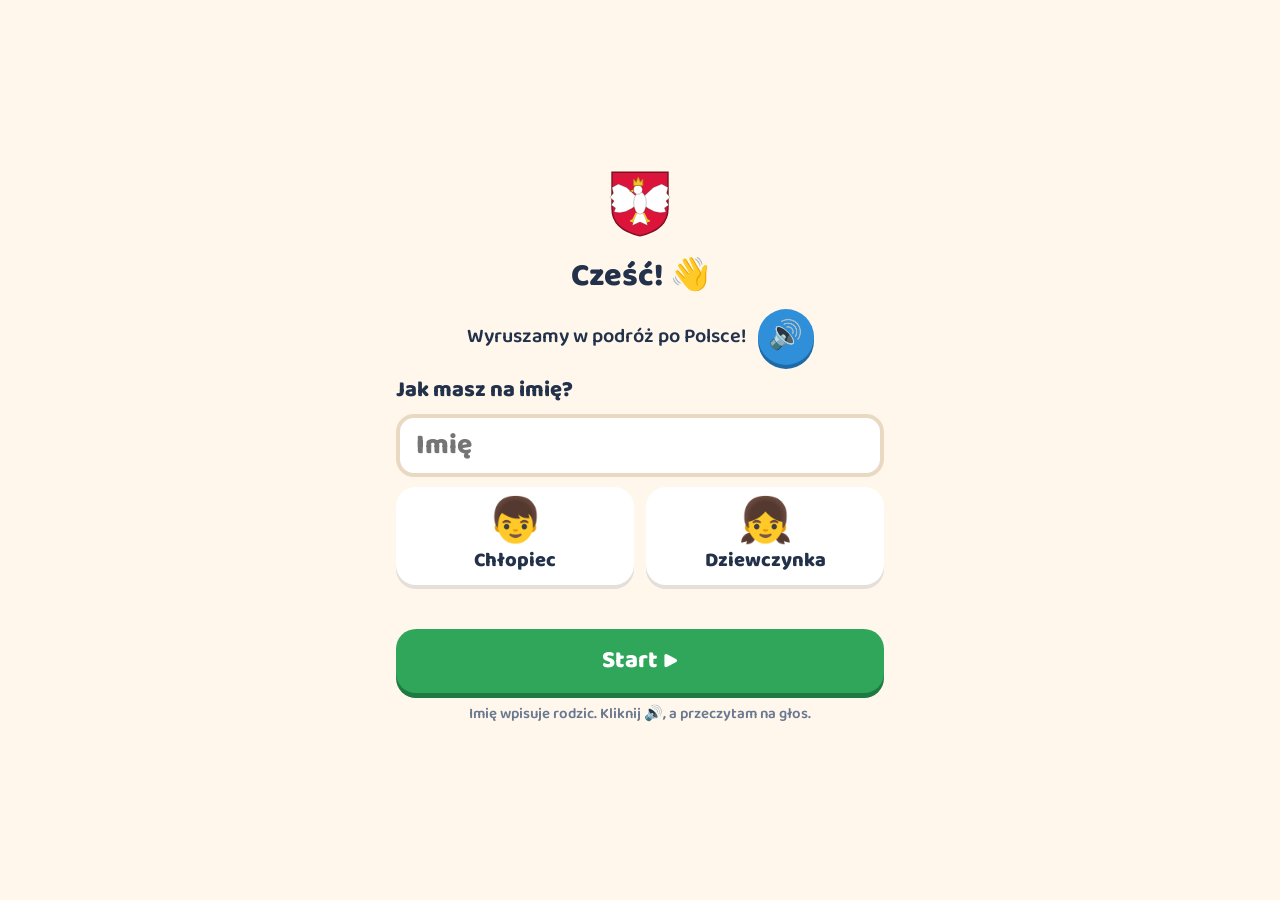
<file: index.html>
<!doctype html>
<html lang="pl">
<head>
<meta charset="utf-8">
<meta name="viewport" content="width=device-width, initial-scale=1, maximum-scale=1, user-scalable=no, viewport-fit=cover">
<meta name="theme-color" content="#e8423f">
<meta name="apple-mobile-web-app-capable" content="yes">
<meta name="mobile-web-app-capable" content="yes">
<meta name="description" content="Gra-quiz dla dzieci przygotowująca do Konkursu wiedzy o Polsce (klasa 1).">
<title>Wyprawa po Polsce</title>
<link rel="icon" href="data:image/svg+xml,%3Csvg xmlns='http://www.w3.org/2000/svg' viewBox='0 0 100 100'%3E%3Crect width='100' height='50' fill='%23fff'/%3E%3Crect y='50' width='100' height='50' fill='%23dc143c'/%3E%3C/svg%3E">
<link rel="preconnect" href="https://fonts.googleapis.com">
<link rel="preconnect" href="https://fonts.gstatic.com" crossorigin>
<link href="https://fonts.googleapis.com/css2?family=Baloo+2:wght@500;600;700;800&display=swap" rel="stylesheet">
<style>
:root{
  --bg:#fff7ec; --card:#ffffff; --ink:#23324a; --muted:#6b7891; --line:#ead9c2;
  --red:#e8423f; --red-d:#b92a28; --green:#2fa65a; --green-l:#dff5e6; --orange:#f39a1e; --orange-l:#fff0d6;
  --blue:#2f8fd8; --blue-l:#e3f1fc; --gold:#f2c230; --sea:#bfe3f7; --land:#c9e8a8; --neigh:#ece6d8;
  --shadow:0 4px 0 rgba(35,50,74,.12);
  --r:22px;
}
@media (prefers-color-scheme: dark){ :root:not([data-theme="light"]){
  --bg:#1c2333; --card:#27304a; --ink:#f3f5fb; --muted:#b4bdd2; --line:#3a4563;
  --green-l:#1f4a33; --orange-l:#4d3a17; --blue-l:#1d3a57; --sea:#2b4f6b; --land:#4f7a3f; --neigh:#3a4256;
  --shadow:0 4px 0 rgba(0,0,0,.35);
}}
:root[data-theme="dark"]{
  --bg:#1c2333; --card:#27304a; --ink:#f3f5fb; --muted:#b4bdd2; --line:#3a4563;
  --green-l:#1f4a33; --orange-l:#4d3a17; --blue-l:#1d3a57; --sea:#2b4f6b; --land:#4f7a3f; --neigh:#3a4256;
  --shadow:0 4px 0 rgba(0,0,0,.35);
}
*{box-sizing:border-box;-webkit-tap-highlight-color:transparent}
html,body{margin:0;height:100%;background:var(--bg);color:var(--ink)}
body{font-family:"Baloo 2","Nunito",system-ui,-apple-system,"Segoe UI",Roboto,sans-serif;font-size:20px;line-height:1.25;
  user-select:none;-webkit-user-select:none;touch-action:manipulation;overflow-x:hidden}
button{font:inherit;color:inherit;border:0;background:none;cursor:pointer;padding:0}
#app{max-width:520px;margin:0 auto;min-height:100dvh;display:flex;flex-direction:column;position:relative}
.scr{flex:1;display:flex;flex-direction:column;padding:12px 16px 20px;animation:fade .25s ease}
@keyframes fade{from{opacity:0;transform:translateY(6px)}to{opacity:1;transform:none}}

/* top bar */
.top{display:flex;align-items:center;gap:10px;min-height:52px}
.top .grow{flex:1}
.ibtn{width:52px;height:52px;border-radius:16px;background:var(--card);box-shadow:var(--shadow);display:flex;align-items:center;justify-content:center;font-size:26px;flex:none}
.ibtn:active{transform:translateY(2px);box-shadow:none}
.pill{background:var(--card);box-shadow:var(--shadow);border-radius:999px;padding:6px 14px;font-weight:700;font-size:20px;white-space:nowrap}
.hello{font-weight:800;font-size:24px}
.speak{width:56px;height:56px;border-radius:50%;background:var(--blue);color:#fff;font-size:28px;display:flex;align-items:center;justify-content:center;flex:none;box-shadow:0 4px 0 #1d6aa6}
.speak.on{animation:pulse 1s infinite}
.speak.sm{width:44px;height:44px;font-size:22px;box-shadow:0 3px 0 #1d6aa6}
@keyframes pulse{50%{transform:scale(1.08)}}

/* map of stations */
.trail{position:relative;margin:4px 0 10px}
.trail svg.line{position:absolute;inset:0;width:100%;height:100%;overflow:visible}
.node{position:absolute;transform:translate(-50%,-50%);display:flex;flex-direction:column;align-items:center;width:130px}
.node .disc{width:80px;height:80px;border-radius:50%;display:flex;align-items:center;justify-content:center;font-size:40px;
  border:5px solid #fff;box-shadow:0 5px 0 rgba(0,0,0,.18);position:relative}
.node .disc svg{width:56px;height:56px}
.node.locked .disc{background:#c9ccd4 !important;filter:grayscale(1);opacity:.7}
.node .lbl{font-weight:800;font-size:17px;margin-top:4px;text-align:center;line-height:1.05;background:var(--bg);border-radius:8px;padding:0 4px}
.node .stars{font-size:15px;letter-spacing:1px;color:var(--gold);min-height:18px}
.node .badge{position:absolute;top:-10px;right:-12px;font-size:26px}
.node.next .disc::after{content:"";position:absolute;inset:-12px;border-radius:50%;border:4px solid var(--orange);animation:ring 1.4s infinite}
@keyframes ring{0%{transform:scale(.85);opacity:1}100%{transform:scale(1.25);opacity:0}}
.footer{display:flex;justify-content:center;gap:12px;margin-top:auto;padding-top:8px}
.link{font-size:16px;color:var(--muted);text-decoration:underline;padding:10px}

/* cards & buttons */
.big{display:flex;align-items:center;justify-content:center;gap:10px;min-height:64px;padding:10px 22px;border-radius:20px;font-weight:800;font-size:24px;
  background:var(--green);color:#fff;box-shadow:0 5px 0 #1d7a40;width:100%}
.big:active{transform:translateY(3px);box-shadow:0 2px 0 #1d7a40}
.big.alt{background:var(--card);color:var(--ink);box-shadow:var(--shadow)}
.big.blue{background:var(--blue);box-shadow:0 5px 0 #1d6aa6}
.row{display:flex;gap:12px}
.card{background:var(--card);border-radius:var(--r);box-shadow:var(--shadow);padding:18px}
.learn{flex:1;display:flex;flex-direction:column;align-items:center;justify-content:center;text-align:center;gap:14px}
.learn .pic{font-size:110px;line-height:1}
.learn .pic svg{width:180px;height:auto;max-height:200px}
.learn .pic.map svg{width:100%;max-height:none}
.learn h2{margin:0;font-size:32px;font-weight:800}
.learn p{margin:0;font-size:25px;font-weight:600;line-height:1.3}
.dots{display:flex;gap:7px;justify-content:center;flex-wrap:wrap}
.dots i{width:12px;height:12px;border-radius:50%;background:var(--line);display:block}
.dots i.on{background:var(--blue)}

/* quiz */
.prog{display:flex;gap:6px;flex:1}
.prog i{flex:1;height:14px;border-radius:7px;background:var(--line);display:block}
.prog i.ok{background:var(--green)} .prog i.miss{background:var(--orange)} .prog i.cur{background:var(--blue)}
.qhead{display:flex;align-items:center;gap:12px;margin:14px 0 10px}
.qtext{font-size:28px;font-weight:800;line-height:1.15;flex:1}
.qsub{font-size:17px;color:var(--muted);font-weight:700}
.hint{display:flex;align-items:center;gap:10px;background:var(--orange-l);border-radius:18px;padding:10px 12px;font-size:21px;font-weight:700;margin-bottom:10px;animation:fade .2s}
.ans{flex:1;display:flex;flex-direction:column;justify-content:center;padding-bottom:8px}
.grid{display:grid;grid-template-columns:1fr 1fr;gap:12px}
.list{display:flex;flex-direction:column;gap:10px}
.opt{background:var(--card);border-radius:20px;box-shadow:var(--shadow);border:4px solid transparent;display:flex;align-items:center;justify-content:center;
  flex-direction:column;gap:4px;min-height:112px;padding:10px 8px;font-weight:800;font-size:22px;text-align:center;line-height:1.1;transition:background .15s}
.opt .em{font-size:44px;line-height:1}
.opt .em svg{width:48px;height:40px}
.opt.vis{min-height:120px} .opt.vis svg{width:100%;max-width:140px;height:auto;max-height:110px}
.list .opt{flex-direction:row;justify-content:flex-start;min-height:72px;padding:10px 16px;gap:14px;text-align:left}
.list .opt .em{font-size:36px;width:44px;text-align:center}
.opt:active{transform:translateY(2px)}
.opt.ok{background:var(--green-l);border-color:var(--green)}
.opt.bad{opacity:.45;border-color:var(--red);pointer-events:none}
.opt.dim{opacity:.5}
.tf{display:grid;grid-template-columns:1fr 1fr;gap:14px}
.tf .opt{min-height:150px;font-size:30px}
.tf .opt .em{font-size:64px}
.shake{animation:shake .4s}
@keyframes shake{20%,60%{transform:translateX(-8px)}40%,80%{transform:translateX(8px)}}
.mapbox{background:var(--sea);border-radius:20px;overflow:hidden;box-shadow:var(--shadow)}
.mapbox svg{display:block;width:100%;height:auto}
.dot{cursor:pointer}
.dot .c{fill:var(--orange);stroke:#fff;stroke-width:4}
.dot.ok .c{fill:var(--green)} .dot.bad .c{fill:var(--red);opacity:.5}
.dot.help .c{animation:pulse 1s infinite;transform-box:fill-box;transform-origin:center}
.cty{cursor:pointer}
.cty path{fill:#ffd27a;stroke:#9a6a10;stroke-width:1.2}
.cty.ok path{fill:var(--green)} .cty.bad path{fill:var(--red);opacity:.45}
.match{display:grid;grid-template-columns:1fr 1fr;gap:12px}
.match .col{display:flex;flex-direction:column;gap:12px}
.match .opt{min-height:96px}
.match .opt.sel{border-color:var(--blue);background:var(--blue-l)}
.match .opt.done{background:var(--green-l);border-color:var(--green);pointer-events:none}
.order .tiles{display:grid;grid-template-columns:repeat(3,1fr);gap:10px;min-height:120px}
.order .slots{display:grid;grid-template-columns:repeat(3,1fr);gap:10px;margin-top:18px}
.order .slot{border:4px dashed var(--line);border-radius:20px;min-height:120px;display:flex;align-items:center;justify-content:center;font-size:36px;font-weight:800;color:var(--muted)}
.order .slot .opt{width:100%;min-height:112px;background:var(--green-l);border-color:var(--green)}
.order .opt{min-height:112px;font-size:19px}
.order .ghost{visibility:hidden}
.help{animation:pulse 1s infinite}

/* bottom sheet */
.sheet{position:fixed;left:0;right:0;bottom:0;z-index:20;display:flex;justify-content:center;pointer-events:none}
.sheet .in{pointer-events:auto;width:100%;max-width:520px;border-radius:28px 28px 0 0;padding:18px 18px calc(18px + env(safe-area-inset-bottom));
  box-shadow:0 -6px 24px rgba(0,0,0,.15);animation:up .25s ease}
.sheet.good .in{background:var(--green-l)} .sheet.meh .in{background:var(--orange-l)} .sheet.neu .in{background:var(--card)}
@keyframes up{from{transform:translateY(100%)}to{transform:none}}
.sheet h3{margin:0 0 6px;font-size:30px;font-weight:800}
.sheet .fact{display:flex;gap:12px;align-items:center;font-size:22px;font-weight:600;margin-bottom:14px}
.veil{position:fixed;inset:0;background:rgba(20,28,45,.45);z-index:15;animation:fade .2s}

/* end */
.end{flex:1;display:flex;flex-direction:column;align-items:center;justify-content:center;text-align:center;gap:14px}
.end .bigstars{font-size:64px;letter-spacing:4px}
.end .bigstars span{display:inline-block;animation:pop .5s backwards}
.end .bigstars span.off{filter:grayscale(1);opacity:.3}
@keyframes pop{from{transform:scale(0)}70%{transform:scale(1.3)}to{transform:scale(1)}}
.end h2{margin:0;font-size:36px;font-weight:800}
.end .stk{font-size:96px;line-height:1;animation:pop .6s .6s backwards}
.end p{margin:0;font-size:22px;font-weight:700}
.confetti{position:fixed;inset:0;pointer-events:none;overflow:hidden;z-index:30}
.confetti i{position:absolute;top:-20px;width:12px;height:18px;border-radius:3px;animation:fall linear forwards}
@keyframes fall{to{transform:translateY(110vh) rotate(720deg)}}

/* album */
.album{display:grid;grid-template-columns:repeat(2,1fr);gap:14px;margin-top:14px}
.album .cell{background:var(--card);border-radius:22px;box-shadow:var(--shadow);padding:14px 8px;text-align:center;border:4px solid transparent}
.album .cell .e{font-size:64px;line-height:1.1}
.album .cell.no .e{filter:grayscale(1);opacity:.25}
.album .cell.gold{border-color:var(--gold)}
.album .cell .n{font-weight:800;font-size:18px}
.album .cell .s{font-size:15px;color:var(--muted);font-weight:700}

/* parent */
.par h2{margin:6px 0 10px;font-size:26px}
.par .st{background:var(--card);border-radius:16px;padding:10px 12px;margin-bottom:8px;box-shadow:var(--shadow)}
.par .bar{height:10px;border-radius:5px;background:var(--line);overflow:hidden;margin-top:6px}
.par .bar b{display:block;height:100%;background:var(--green)}
.par .small{font-size:16px;color:var(--muted)}
.par .wr{font-size:16px;margin:4px 0 0 4px}
.tog{display:flex;align-items:center;justify-content:space-between;background:var(--card);border-radius:16px;padding:12px 14px;margin-bottom:8px;font-size:18px;font-weight:700;box-shadow:var(--shadow);width:100%;text-align:left}
.tog b{background:var(--line);border-radius:999px;padding:2px 12px;font-size:16px}
.tog b.on{background:var(--green);color:#fff}
.danger{background:var(--red);box-shadow:0 5px 0 var(--red-d)}
.gate{display:grid;grid-template-columns:repeat(2,1fr);gap:12px;margin-top:14px}

/* diploma */
.dip{border:8px double var(--gold);border-radius:24px;background:#fffdf5;color:#3a2a10;padding:24px 16px;text-align:center;margin:10px 0}
.dip h1{margin:0;font-size:44px;letter-spacing:4px;color:var(--red)}
.dip .who{font-size:42px;font-weight:800;margin:8px 0}
.dip p{margin:6px 0;font-size:20px;font-weight:700}
.toast{position:fixed;left:50%;top:16px;transform:translateX(-50%);background:var(--ink);color:var(--bg);padding:10px 18px;border-radius:999px;font-weight:700;font-size:18px;z-index:40;animation:fade .2s;max-width:90vw;text-align:center}
.intro{flex:1;display:flex;flex-direction:column;align-items:center;justify-content:center;text-align:center;gap:16px}
.intro .logo svg{width:150px;height:auto}
.intro h1{margin:0;font-size:38px;font-weight:800}
.intro p{margin:0;font-size:24px;font-weight:600}
.sr{position:absolute;width:1px;height:1px;overflow:hidden;clip:rect(0 0 0 0)}
.namebox{width:100%;display:flex;flex-direction:column;gap:10px;text-align:left}
.namebox label{font-size:22px;font-weight:800}
.namebox input{font:inherit;font-size:28px;font-weight:800;color:var(--ink);background:var(--card);border:4px solid var(--line);border-radius:18px;padding:10px 16px;width:100%;user-select:text;-webkit-user-select:text}
.namebox input:focus{outline:none;border-color:var(--blue)}
.sexrow{display:grid;grid-template-columns:1fr 1fr;gap:12px}
.sexrow .opt{min-height:92px;font-size:20px}
.sexrow .opt.sel{border-color:var(--blue);background:var(--blue-l)}
.err{color:var(--red);font-weight:800;font-size:18px;min-height:22px}
.intro{gap:12px}
.intro .logo svg{width:84px}
.intro h1{font-size:32px}
.intro p{font-size:20px}
.intro .qsub{font-size:15px}
.intro .logo svg{width:70px}
.sexrow .opt{min-height:84px}
.lvtabs{display:grid;grid-template-columns:repeat(3,1fr);gap:8px;margin:8px 0 2px}
.lvtab{background:var(--card);box-shadow:var(--shadow);border-radius:16px;padding:8px 4px;font-weight:800;font-size:16px;border:3px solid transparent;white-space:nowrap}
.lvtab.on.l1{border-color:#c07a3a;background:#f7e2cc;color:#5a3412}
.lvtab.on.l2{border-color:#8a96a8;background:#e6eaf0;color:#2f3a4c}
.lvtab.on.l3{border-color:#d4a017;background:#fff1c2;color:#5a4300}
.lvtab.locked{opacity:.55}
.lvh{margin:18px 0 6px;font-size:22px;font-weight:800}
.album{grid-template-columns:repeat(4,1fr);gap:8px;margin-top:6px}
.album .cell{padding:8px 2px;border-radius:16px}
.album .cell .e{font-size:38px}
.album .cell .n{font-size:12px;line-height:1.05;min-height:26px}
.album .cell .s{font-size:12px}
.dip .lvd{font-size:24px;font-weight:800}
.match .opt .mx{font-size:16px;line-height:1.1}
.lvtab{display:flex;flex-direction:column;align-items:center;gap:0;font-size:14px;line-height:1.1;padding:6px 2px;min-width:0}
.lvtab .md{font-size:20px}
.order .tiles,.order .slots{grid-template-columns:repeat(3,minmax(0,1fr))}
.order .opt{font-size:16px;overflow-wrap:anywhere;hyphens:auto;padding:8px 4px}
.grid,.match,.tf{grid-template-columns:repeat(2,minmax(0,1fr))}
.opt{min-width:0;overflow-wrap:anywhere}
.opt{overflow-wrap:normal;hyphens:manual}
.order .opt{overflow-wrap:normal;hyphens:manual;font-size:clamp(12px,3.7vw,17px);padding:8px 3px}
.match .opt{font-size:clamp(15px,5vw,22px);padding:8px 4px}
.match .opt .mx{font-size:clamp(13px,4.2vw,16px)}
.grid .opt{font-size:clamp(16px,5.4vw,22px)}
.list .opt{font-size:clamp(17px,5.6vw,22px)}

</style>
</head>
<body>
<div id="app"></div>
<script>
const GEO={"pl":{"w":400,"h":411,"path":"M190.9,368.3L189.2,359.2L186.9,359.2L182.8,356.6L181.0,351.4L182.0,348.7L181.0,348.1L180.7,345.5L177.8,346.1L173.6,344.1L170.8,345.5L169.4,343.2L163.6,340.8L163.3,339.1L160.0,337.4L161.1,340.0L154.0,341.7L151.1,338.7L149.5,335.5L150.0,334.6L146.3,334.0L144.5,331.7L144.7,330.7L147.9,330.0L150.5,327.5L149.5,325.5L150.1,323.4L149.1,322.1L148.2,322.0L146.2,325.0L140.2,324.8L138.5,326.2L137.2,324.3L135.5,325.1L134.6,322.3L135.3,322.0L130.6,320.6L129.8,318.2L127.7,318.3L118.8,315.0L117.8,316.4L120.1,321.6L122.3,323.6L123.3,327.5L121.3,326.7L121.1,327.8L116.0,329.3L111.7,334.6L110.2,334.8L106.7,331.9L105.5,328.1L101.9,322.9L99.4,321.7L98.4,318.7L95.4,319.0L94.3,316.8L93.1,316.6L93.5,313.9L96.3,311.5L98.8,311.5L100.2,309.8L100.3,307.6L101.5,307.2L98.0,302.7L94.3,301.7L92.2,303.8L88.9,302.5L86.6,304.8L85.0,305.0L85.6,303.2L84.6,300.7L83.5,300.1L80.0,300.9L77.9,296.9L73.9,297.6L72.4,296.1L64.9,293.5L61.8,295.0L61.2,291.7L59.2,290.3L58.0,287.7L58.5,284.6L57.0,283.1L54.8,283.1L53.9,281.1L52.5,282.9L48.7,280.5L47.1,282.2L48.4,284.2L47.9,290.1L41.5,290.1L46.9,278.0L49.3,265.7L47.2,262.3L46.5,255.1L37.8,250.3L39.0,245.7L38.6,242.6L35.5,239.1L34.9,236.0L33.2,233.9L33.5,231.6L36.9,227.4L37.4,222.6L39.7,217.5L36.9,214.8L37.9,207.8L33.1,204.5L31.7,199.0L31.4,196.6L34.9,192.0L34.0,190.7L35.3,187.1L27.4,180.4L25.6,177.2L16.0,170.3L17.5,167.5L16.8,163.6L24.1,158.1L25.9,153.0L25.5,149.4L27.8,145.5L26.4,143.9L24.8,133.6L22.7,129.6L21.2,117.6L22.7,116.8L22.3,114.5L26.8,118.7L31.1,120.2L33.3,123.9L34.6,120.5L32.8,120.1L31.6,117.3L32.8,113.2L34.6,113.2L34.8,108.1L33.2,110.5L32.8,107.9L27.8,106.9L27.4,104.6L24.9,106.3L26.9,107.2L26.4,108.5L23.2,110.2L21.6,109.4L17.9,104.6L19.2,102.6L21.4,103.6L26.5,103.6L40.4,96.5L48.9,94.3L59.2,89.9L73.2,86.1L80.4,82.9L90.5,80.7L88.2,82.0L92.3,82.0L92.1,81.2L93.8,81.2L93.6,79.7L90.8,80.3L95.9,75.9L94.3,78.2L97.7,76.5L97.7,75.0L96.1,75.9L97.7,73.2L102.0,67.7L102.2,68.8L103.2,68.1L103.3,66.9L102.2,67.7L103.0,66.1L106.8,63.3L120.6,60.1L124.1,56.2L135.3,51.0L149.4,48.3L155.7,46.1L165.6,45.2L172.5,45.5L187.8,54.7L190.5,58.5L190.9,60.3L190.3,60.6L186.2,54.0L176.9,48.5L175.9,48.8L175.3,52.1L177.5,54.9L177.6,58.0L178.7,58.3L179.3,57.5L181.1,63.7L181.7,71.2L185.7,73.0L186.5,74.5L192.8,76.5L195.3,75.9L197.1,76.8L211.0,74.7L216.8,72.4L219.7,69.7L222.3,71.0L334.4,76.9L336.9,76.1L339.5,73.2L344.2,74.5L345.2,76.3L347.1,77.1L347.4,80.0L349.9,79.5L357.3,83.7L362.2,88.9L364.0,95.9L362.6,99.9L363.8,101.8L367.5,123.1L375.3,146.1L378.7,151.7L377.5,156.9L379.4,160.8L379.3,179.6L372.9,184.8L366.7,186.5L360.1,191.2L351.7,204.6L352.8,205.7L352.6,207.6L360.3,210.1L360.1,211.1L362.3,210.9L363.0,211.7L363.7,211.1L364.6,214.6L367.1,214.8L369.2,217.0L370.7,222.5L368.9,225.3L367.6,231.5L368.9,233.6L368.5,235.0L366.1,238.0L365.7,246.6L368.4,252.3L370.2,253.3L369.6,254.8L371.5,257.8L370.9,259.8L369.1,261.7L369.1,263.7L371.1,264.5L373.1,269.0L377.6,273.0L377.3,274.6L379.1,278.1L379.4,281.4L381.0,282.7L381.9,285.4L388.0,290.2L387.5,291.2L382.4,291.4L381.1,293.1L381.7,294.9L383.6,295.5L383.7,297.8L385.7,298.6L386.6,308.8L383.1,311.5L382.0,316.7L380.0,317.5L373.3,317.6L370.9,318.8L369.5,322.0L361.8,328.9L349.3,342.6L333.2,365.0L332.2,367.2L333.7,373.5L335.2,375.5L335.8,381.7L333.7,388.2L334.6,387.7L340.1,392.5L340.2,397.6L336.5,394.8L332.3,394.9L329.2,392.5L328.5,393.2L322.9,392.0L321.0,390.1L316.4,389.4L315.8,387.6L309.9,386.1L308.9,385.3L308.2,381.5L305.8,378.5L301.7,375.9L299.4,377.5L297.0,374.5L293.6,373.1L287.2,374.0L281.0,371.8L278.5,374.5L275.9,373.2L273.9,373.5L272.5,374.6L274.0,377.0L271.9,377.3L268.3,380.8L263.1,378.5L259.8,374.5L256.6,374.6L254.4,376.2L250.4,374.4L249.8,375.5L246.0,375.1L244.7,378.1L241.9,378.3L239.2,379.8L236.0,387.5L231.9,384.5L227.9,386.8L225.3,386.3L225.0,384.9L227.1,381.9L226.0,380.7L225.6,375.0L220.3,374.5L220.6,372.2L217.7,371.5L215.8,365.2L214.0,363.3L209.6,367.2L205.7,368.5L204.8,372.0L202.3,374.9L199.6,374.2L195.6,375.2L195.6,369.3Z","neigh":"M405.0,416.0L319.4,416.0L322.1,405.4L325.1,398.9L327.8,397.7L329.2,392.5L340.6,396.7L339.7,391.9L333.7,388.2L335.8,381.7L332.2,367.2L336.9,358.9L370.9,318.8L382.0,316.7L383.1,311.5L386.7,308.7L385.7,298.6L381.1,293.1L388.0,290.2L381.9,285.4L377.6,273.0L369.1,263.7L371.5,257.8L368.4,252.3L367.6,245.8L373.4,243.5L382.0,247.0L391.8,239.1L396.4,229.6L405.0,228.7ZM368.1,251.1L365.3,242.6L370.7,222.5L369.2,217.0L364.6,214.6L363.7,211.1L352.6,207.6L351.7,204.6L360.1,191.2L377.8,181.4L379.8,177.0L379.4,160.8L377.5,156.9L378.7,151.7L367.5,123.1L363.6,102.5L368.8,105.1L389.0,101.3L392.2,105.4L396.7,105.8L405.0,100.1L405.0,228.7L396.4,229.6L391.8,239.1L382.0,247.0L373.4,243.5L368.5,244.6ZM405.0,-5.0L405.0,100.1L396.7,105.8L392.2,105.4L389.0,101.3L368.8,105.1L363.6,102.5L364.0,95.9L361.6,88.0L350.6,79.8L347.4,80.0L347.1,77.1L344.2,74.5L339.5,73.2L336.9,76.1L334.7,72.1L334.5,55.4L339.9,46.8L338.9,42.2L335.0,37.9L331.9,37.5L329.4,30.4L317.8,30.2L310.3,32.6L308.6,28.7L306.3,29.7L293.8,22.3L290.0,22.1L285.2,15.9L281.2,18.6L280.8,10.7L278.1,12.2L280.5,6.0L277.9,-5.0ZM270.9,17.0L268.5,16.4L272.8,7.7L274.9,-5.0L276.2,-5.0L275.2,7.3ZM336.9,76.1L219.7,69.7L230.5,56.2L232.7,49.4L231.2,41.9L233.3,37.0L247.7,38.2L252.1,36.3L257.7,31.6L268.5,16.4L270.9,17.2L253.9,37.0L254.9,38.6L262.5,38.1L266.1,40.5L274.7,41.1L280.3,37.3L278.1,21.7L280.9,21.5L281.2,18.6L285.2,15.9L290.0,22.1L293.8,22.3L306.3,29.7L308.6,28.7L310.3,32.6L317.8,30.2L329.4,30.4L331.9,37.5L336.4,39.2L339.8,45.6L339.4,49.0L335.3,52.6L333.7,62.4L333.7,69.9ZM41.5,290.1L47.9,290.1L47.1,282.2L48.7,280.5L52.5,282.9L53.9,281.1L58.5,284.6L58.0,287.7L61.8,295.0L64.9,293.5L73.9,297.6L77.9,296.9L80.0,300.9L84.6,300.7L85.0,305.0L88.9,302.5L92.2,303.8L94.3,301.7L98.0,302.7L101.5,307.2L98.8,311.5L93.5,313.9L93.1,316.6L95.4,319.0L98.4,318.7L110.2,334.8L116.0,329.3L121.3,326.7L123.3,327.5L117.8,316.4L118.8,315.0L129.8,318.2L130.6,320.6L135.3,322.0L135.5,325.1L137.2,324.3L138.5,326.2L146.2,325.0L149.1,322.1L150.5,327.5L144.7,330.7L146.3,334.0L150.0,334.6L154.0,341.7L161.1,340.0L160.0,337.4L170.8,345.5L173.6,344.1L180.7,345.5L182.8,356.6L189.2,359.2L190.9,368.3L187.1,370.0L180.6,369.4L174.3,375.2L174.2,377.9L167.0,381.6L164.3,385.8L162.7,394.6L156.7,396.7L154.7,401.7L142.7,407.9L129.0,405.2L122.2,416.0L119.2,416.0L118.1,413.2L110.7,412.3L109.5,409.8L104.9,408.3L101.8,408.9L99.0,412.7L88.8,411.8L78.9,404.5L73.8,405.3L58.7,398.1L53.8,400.8L53.6,397.7L48.7,396.8L46.3,410.7L41.1,409.9L37.5,416.0L12.1,415.8L4.6,410.5L1.2,404.8L-5.0,399.6L-5.0,299.0L5.3,298.0L9.9,293.4L20.0,288.9L24.3,288.8L25.6,286.4L20.3,282.8L22.1,279.6L26.2,281.0L29.3,279.6L32.7,283.2L31.8,286.9L34.8,286.4L34.2,290.9L39.6,292.9ZM4.6,410.5L4.1,416.0L-5.0,416.0L-5.0,90.2L0.7,87.7L0.2,89.0L4.3,92.1L2.0,96.4L7.9,102.3L4.6,108.0L12.8,114.1L21.2,114.3L19.3,117.1L21.2,117.6L22.7,129.6L27.8,145.5L24.1,158.1L16.8,163.6L17.5,167.5L16.0,170.3L35.3,187.1L31.7,199.0L33.1,204.5L37.9,207.8L36.9,214.8L39.7,217.5L33.2,233.9L38.6,242.6L37.8,250.3L46.5,255.1L49.3,267.8L40.2,292.8L34.2,290.9L34.8,286.4L31.8,286.9L32.7,283.2L29.3,279.6L25.8,281.0L23.3,279.4L20.3,282.8L25.6,286.4L24.3,288.8L20.0,288.9L9.9,293.4L5.3,298.0L-5.0,299.0L-5.0,399.6L1.2,404.8ZM19.2,102.6L18.9,106.4L5.5,108.1L8.9,105.0L7.9,99.0L10.4,99.4L9.9,102.4L10.9,101.1L13.2,102.4L13.3,98.4L9.4,94.5L7.3,98.1L6.1,98.5L6.3,95.5L3.0,97.3L4.5,92.3L2.6,88.3L4.5,87.7L7.0,92.2ZM0.2,73.8L2.7,76.8L1.1,81.1L0.7,79.4L-1.6,79.9L0.7,77.7L-2.8,78.6L-0.1,76.4L-5.0,76.6L-5.0,61.3L-0.8,62.7L-4.4,68.7L-3.1,72.4ZM22.7,-5.0L24.9,0.6L18.1,9.3L7.6,6.5L-5.0,9.3L-5.0,-5.0ZM54.2,26.1L51.2,35.3L40.4,31.4L36.8,28.2L39.7,14.7ZM328.5,393.2L327.8,397.7L325.1,398.9L322.1,405.4L319.4,416.0L122.2,416.0L129.0,405.2L142.7,407.9L154.7,401.7L156.7,396.7L161.6,395.7L163.5,393.3L165.9,382.6L174.2,377.9L174.3,375.2L180.6,369.4L194.5,368.6L195.6,375.2L201.4,375.1L203.4,374.4L205.7,368.5L209.6,367.2L213.5,363.0L217.7,371.5L220.6,372.2L220.3,374.5L225.6,375.0L227.1,381.9L224.8,385.6L226.2,386.6L231.9,384.5L236.0,387.5L239.2,379.8L244.7,378.1L246.0,375.1L250.4,374.4L254.4,376.2L259.8,374.5L263.1,378.5L268.3,380.8L274.0,377.0L273.3,373.8L278.5,374.5L281.0,371.8L287.2,374.0L294.3,373.2L299.4,377.5L301.7,375.9L307.1,379.8L309.9,386.1ZM4.1,416.0L4.6,410.5L12.5,416.0L37.5,416.0L41.1,409.9L46.3,410.7L48.7,396.8L53.6,397.7L53.8,400.8L58.7,398.1L73.8,405.3L78.9,404.5L88.8,411.8L99.0,412.7L101.8,408.9L104.9,408.3L109.5,409.8L110.7,412.3L118.1,413.2L119.2,416.0Z","points":{"warszawa":[271.7,208.2],"krakow":[231.9,336.7],"gdansk":[184.0,76.5],"wroclaw":[123.9,275.3],"poznan":[120.2,197.3],"szczecin":[31.8,134.5],"bialystok":[351.5,153.1],"lublin":[329.6,267.0],"torun":[182.2,160.5],"gniezno":[145.1,190.0],"zakopane":[232.3,380.3],"lodz":[214.1,236.5],"tatry":[234.2,384.3],"baltyk":[130.2,38.0],"mazury":[293.6,111.3],"srodek":[204.5,219.1],"bialowieza":[377.1,179.6],"malbork":[198.2,96.2],"wieliczka":[236.4,340.7],"zachod":[59.7,204.0],"odra_pt":[74.9,234.1],"wisla_pt":[223.0,188.7],"bieszczady":[325.1,383.1],"sudety":[76.0,297.1],"hel":[188.9,59.2],"czestochowa":[201.5,292.9],"katowice":[197.8,325.1],"rzeszow":[308.4,337.8],"olsztyn":[252.4,112.6]},"rivers":{"wisla":"M197.0,362.6L213.8,343.0L231.9,336.7L263.9,325.7L299.1,300.6L301.0,281.8L307.3,256.9L286.2,228.1L272.4,208.2L256.4,197.9L223.0,188.7L199.6,182.6L182.2,160.5L166.2,151.8L187.8,131.3L191.5,114.4L188.9,93.0L195.2,75.9","odra":"M171.1,343.0L168.1,334.9L161.8,316.9L157.3,301.2L141.4,290.6L123.9,275.3L107.9,267.0L88.6,242.5L74.9,234.1L52.2,219.1L32.2,200.9L35.5,186.3L17.0,167.3L26.3,148.8L31.8,134.5L30.0,117.6"}},"eu":{"w":400,"h":495,"other":"M337.4,490.9L331.8,494.2L328.0,493.3L326.6,490.1L335.2,489.3ZM351.8,500.0L354.5,494.0L358.0,494.2L358.3,499.4ZM357.2,500.0L359.1,497.2L358.0,494.2L354.5,494.0L352.6,485.4L353.2,482.9L355.9,483.1L357.5,479.3L359.7,479.3L359.5,473.7L365.6,475.5L371.5,472.9L379.2,475.3L390.3,471.1L402.6,469.8L398.8,475.7L394.5,478.2L395.2,484.7L392.2,496.2L385.0,500.0ZM31.1,500.0L38.3,483.5L42.2,482.2L47.0,488.5L57.6,488.9L60.6,486.6L61.5,489.5L66.2,489.9L69.7,493.1L70.4,499.2ZM261.2,317.9L261.4,311.0L257.9,308.5L263.6,302.8L260.3,287.7L267.0,288.4L275.2,283.1L277.5,284.9L275.7,282.8L277.6,275.6L285.3,270.3L282.6,269.6L283.9,264.8L286.6,262.9L291.3,263.4L295.2,258.5L299.9,261.3L304.9,261.3L305.5,264.9L310.9,262.5L316.1,266.0L317.0,273.6L315.2,276.7L318.2,278.9L319.4,284.0L323.2,286.2L322.6,289.6L328.0,290.7L329.9,295.4L325.4,298.6L319.8,297.3L318.8,299.4L321.2,302.3L322.7,310.8L316.4,311.3L313.3,316.9L313.6,321.3L310.6,318.3L304.3,319.7L302.4,316.5L299.8,319.3L295.9,316.3L292.2,318.5L287.9,315.0L277.5,312.9L267.1,313.5ZM283.7,265.1L282.6,269.6L285.3,270.3L277.6,275.6L275.7,282.8L277.5,284.9L275.2,283.1L270.4,285.2L270.1,287.3L261.3,288.2L259.3,284.1L254.4,281.5L255.5,276.4L253.3,273.0L249.6,273.6L243.5,270.6L241.9,259.6L249.8,254.9L265.2,257.1L270.7,254.6L272.3,257.9L276.7,258.7ZM405.0,411.2L396.8,410.7L386.7,406.9L384.6,408.8L375.5,399.6L359.2,390.2L362.0,388.9L359.8,388.4L361.0,387.2L362.9,389.4L367.8,388.7L366.8,385.1L369.4,380.9L370.1,383.1L371.1,379.8L374.0,380.8L367.8,373.8L374.2,374.0L373.1,371.9L380.3,368.9L378.0,367.0L373.7,368.9L375.9,367.0L371.4,369.0L371.2,366.7L376.1,360.7L383.1,360.9L384.9,355.9L382.1,352.4L385.3,349.1L382.5,347.4L386.0,344.8L385.9,340.9L383.4,341.4L372.1,335.3L369.8,337.2L365.4,330.9L359.2,333.6L355.5,331.0L351.8,331.9L347.8,321.6L341.0,321.1L340.3,316.1L342.7,314.7L338.1,307.6L327.5,308.0L326.3,311.0L322.7,310.8L321.2,302.3L318.8,299.4L320.1,297.1L326.0,298.4L330.0,294.1L327.9,290.6L322.6,289.6L323.2,286.2L319.4,284.0L318.2,278.9L315.2,276.7L317.0,273.6L316.1,266.0L310.9,262.5L305.5,264.9L304.7,261.2L300.4,261.5L295.6,258.9L295.3,253.2L293.7,249.4L291.5,249.1L293.1,242.9L289.3,239.0L292.8,234.9L289.9,222.0L295.7,213.2L294.4,207.2L297.2,208.6L297.9,205.8L300.6,206.8L303.1,203.5L310.7,205.5L311.3,203.9L299.0,197.8L297.7,195.0L299.6,196.6L299.6,192.3L292.9,195.1L316.4,167.5L321.3,157.6L309.3,143.6L313.6,138.8L313.6,135.4L309.7,132.3L310.3,125.7L306.7,123.3L308.3,119.4L306.3,117.4L307.2,110.2L310.3,108.7L302.3,86.3L309.5,71.1L304.4,63.3L299.5,61.1L297.7,54.0L300.4,47.6L297.4,46.3L302.8,43.2L304.7,37.8L309.2,36.2L310.3,30.6L315.9,32.9L315.8,26.9L320.0,28.7L319.2,31.1L323.1,29.5L322.5,26.0L325.3,27.1L324.2,23.3L333.1,28.6L331.1,31.7L325.8,30.2L325.4,28.0L324.6,32.1L328.3,33.2L326.0,34.9L332.7,34.0L330.7,37.8L336.0,35.1L333.8,38.4L336.2,39.8L332.5,42.4L332.3,45.1L337.5,37.0L354.5,40.4L367.4,50.2L372.7,57.8L375.6,58.9L374.6,56.9L381.3,63.2L383.8,63.8L382.8,61.3L384.2,62.3L388.4,69.6L389.8,68.5L392.6,70.8L393.3,79.6L395.2,80.5L393.8,88.2L388.3,95.8L374.0,102.4L351.4,96.2L345.7,91.9L343.2,93.3L343.6,91.1L340.3,90.8L340.7,88.8L339.2,90.5L332.8,87.2L330.6,84.3L331.8,82.7L323.6,81.3L328.3,83.9L327.7,86.7L330.3,89.4L334.4,91.1L331.3,92.6L336.1,93.4L331.6,93.5L337.6,95.4L334.4,97.5L340.4,98.8L346.1,105.3L346.9,108.4L344.8,106.9L344.8,113.5L341.9,114.7L345.5,119.8L346.7,124.2L345.3,125.6L347.2,126.2L345.2,129.5L347.3,131.8L350.3,134.2L351.6,132.0L356.9,139.0L365.6,142.7L369.7,140.1L369.5,132.8L363.2,132.3L358.6,125.7L358.0,123.1L360.8,122.4L362.3,118.5L372.7,124.4L370.2,127.9L373.2,124.9L381.6,129.7L383.8,127.4L388.8,129.7L383.0,111.7L390.3,103.9L397.3,100.2L401.2,93.6L405.0,95.1ZM254.8,282.3L231.0,281.0L233.8,274.4L237.6,274.3L240.9,270.2L238.0,274.4L242.2,275.2L244.3,270.1L249.4,273.5L253.3,273.0L255.4,276.1ZM336.8,379.8L344.8,381.4L350.8,388.7L353.5,386.9L359.5,388.2L358.0,391.2L351.0,390.7L347.8,394.1L337.5,398.3L334.9,396.4L336.4,396.0L336.1,390.7L328.2,387.5L337.3,382.7ZM353.7,121.1L352.8,122.3L351.1,119.0L353.1,118.7ZM194.8,325.8L197.3,324.0L198.9,326.8L206.3,328.4L205.3,331.2L208.8,334.9L211.4,333.4L210.5,330.9L216.7,332.3L216.1,334.8L223.1,337.1L225.2,341.7L216.8,349.2L212.2,349.5L210.9,352.2L196.3,347.5L193.8,352.5L189.0,352.2L178.4,342.7L174.2,332.3L175.9,334.1L177.4,331.4L191.3,325.6L190.8,323.7ZM266.5,234.8L268.3,228.1L266.9,227.2L265.0,229.4L262.2,228.0L260.4,222.9L263.2,221.8L259.8,221.9L261.3,218.7L259.7,218.1L260.2,215.3L264.8,214.4L266.7,211.5L270.0,211.8L270.2,210.0L274.8,211.2L275.4,208.5L286.3,211.8L295.1,212.0L289.9,222.0L292.8,234.9L289.5,239.6L285.8,238.2L283.0,239.7L273.8,231.8ZM258.3,225.6L254.5,229.7L251.3,230.1L249.2,234.1L250.6,230.8L248.1,229.1L247.8,225.6L249.7,226.8L253.5,223.8ZM251.3,220.0L249.5,219.1L253.9,217.2L256.9,220.8L253.3,223.0ZM289.5,239.6L293.1,242.9L291.5,249.1L293.7,249.4L296.0,256.9L291.3,263.4L282.9,264.9L276.7,258.7L272.3,257.9L270.7,254.6L265.2,257.1L249.8,254.9L241.9,259.6L241.9,249.3L247.3,238.7L253.6,236.3L258.6,245.6L261.9,247.4L267.2,243.3L266.5,234.8L272.4,231.9L279.4,235.1L283.0,239.7L285.8,238.2ZM238.7,43.4L234.7,43.7L236.7,48.3L233.7,57.6L222.2,53.1L220.1,54.0L218.3,65.3L213.7,62.6L209.7,66.8L204.7,76.3L206.9,83.5L199.4,94.2L199.9,98.3L192.8,101.1L192.6,115.9L186.0,129.0L189.4,131.1L189.8,136.2L188.4,139.0L181.0,138.1L174.9,146.0L173.5,151.2L176.0,167.8L174.8,176.8L180.3,182.8L178.9,187.5L175.5,188.2L178.2,197.2L177.2,202.3L172.4,205.5L171.1,209.5L171.1,219.6L169.4,220.0L167.4,215.5L164.1,215.2L163.7,204.9L162.1,205.8L162.6,210.5L160.2,207.7L162.4,214.0L160.5,217.9L157.3,219.1L155.0,216.7L156.1,219.1L153.2,220.2L154.0,221.5L151.5,222.2L152.4,223.3L144.9,231.1L143.4,229.7L142.8,231.7L135.9,233.0L137.0,231.5L135.1,232.1L133.8,230.2L133.0,231.9L134.7,229.0L128.4,227.4L124.4,222.0L124.9,217.9L126.2,220.4L127.2,218.9L130.0,220.8L129.3,219.0L133.0,217.7L128.6,219.8L127.4,217.5L131.8,213.7L129.5,214.5L128.6,212.8L132.4,210.2L130.1,210.7L130.5,208.8L127.7,213.2L129.5,211.4L126.8,210.5L125.6,212.4L127.2,213.3L125.4,214.1L125.2,212.3L124.6,214.3L122.1,210.9L124.4,207.5L123.9,211.0L125.0,208.4L126.4,209.4L130.7,205.8L128.3,207.2L125.6,205.8L130.5,201.7L129.1,201.9L129.8,199.0L133.1,197.2L132.3,202.3L133.2,197.8L136.6,195.9L135.8,194.6L133.3,197.0L133.5,195.7L130.5,197.7L129.6,196.4L126.3,203.6L126.7,200.4L124.9,201.1L126.3,197.6L123.8,201.6L121.8,198.2L123.1,195.5L125.7,197.0L126.4,192.6L122.4,194.8L120.2,191.3L124.0,194.0L122.5,191.7L124.8,190.2L121.7,191.2L120.8,187.7L129.0,186.3L131.1,188.0L132.8,185.5L136.6,190.4L135.9,186.8L141.1,184.6L138.2,183.7L140.2,180.6L137.8,182.0L138.2,185.7L132.5,184.7L133.6,181.9L131.6,186.4L128.6,185.0L122.2,186.6L120.6,183.9L125.5,182.6L121.2,183.2L120.4,181.7L126.8,181.1L122.1,180.2L124.0,179.0L120.5,178.2L120.7,176.5L123.7,173.8L127.9,174.9L127.5,176.6L134.5,174.4L121.9,174.1L123.8,172.1L121.3,169.4L124.2,172.3L124.2,169.3L126.4,171.0L127.6,169.3L127.1,172.1L128.0,170.2L131.1,171.4L127.7,168.8L130.6,166.4L132.3,170.7L131.3,166.2L133.7,165.1L135.5,170.8L137.3,170.8L135.7,170.6L136.1,168.1L138.7,168.0L134.3,164.7L130.1,165.1L133.4,164.4L130.3,162.8L136.5,161.8L136.8,163.8L137.0,162.2L139.9,164.3L141.7,163.1L139.3,163.1L139.8,161.5L144.5,161.2L143.9,159.7L138.8,161.2L141.0,159.5L135.6,160.6L137.5,159.1L135.2,157.2L143.2,156.5L147.5,161.7L142.5,155.9L144.1,154.2L145.9,158.1L148.7,159.0L146.5,156.8L148.4,156.4L144.6,154.2L150.5,152.5L147.0,151.2L148.5,149.0L151.1,148.3L151.6,151.2L154.5,149.3L152.6,149.8L154.6,148.0L152.2,147.6L156.2,145.2L157.2,150.6L160.4,151.6L159.2,148.7L164.5,149.1L165.5,146.0L164.0,145.8L169.5,142.8L166.8,141.6L169.7,139.0L168.0,138.5L168.8,137.1L162.8,142.4L165.5,140.9L165.4,143.8L159.1,147.6L156.9,144.9L159.3,143.1L155.0,144.9L156.8,143.1L155.1,143.0L160.0,140.2L158.1,140.6L158.5,137.3L163.4,133.0L162.2,131.7L164.9,132.6L163.4,131.3L165.7,130.7L165.7,128.7L168.6,131.7L167.7,133.6L171.0,130.8L169.5,130.3L171.9,128.8L169.9,129.2L169.0,126.8L175.3,122.7L168.0,126.3L169.3,124.9L167.9,124.5L171.3,123.2L168.1,123.9L173.4,120.4L175.0,121.7L180.6,116.0L177.4,119.0L176.3,117.6L179.0,117.1L175.4,117.4L177.4,115.0L178.8,115.7L177.2,113.6L179.0,115.0L179.5,113.3L176.3,110.7L177.3,108.3L179.5,110.1L177.8,108.0L178.7,104.8L182.5,106.1L181.4,101.9L178.6,102.3L185.1,98.9L185.2,101.4L187.3,100.7L186.0,99.3L189.8,97.2L181.4,100.1L185.2,97.6L181.4,97.4L182.4,94.7L180.9,93.6L183.9,94.9L183.1,93.6L186.2,93.8L184.6,92.8L186.6,92.1L182.9,93.1L184.2,91.7L182.6,90.9L185.3,91.4L182.8,90.0L188.6,88.5L185.2,86.0L188.2,84.6L188.4,85.9L189.1,83.3L189.8,85.0L190.7,83.3L193.0,84.1L190.7,82.9L191.4,81.4L194.3,82.2L193.2,80.5L196.1,80.3L196.2,82.6L196.9,80.4L200.0,83.1L199.1,80.6L201.8,81.1L196.7,79.7L197.5,78.5L191.2,79.8L193.4,76.3L196.6,75.8L194.2,75.0L196.7,73.2L194.9,75.2L199.5,75.1L201.2,79.1L200.2,75.4L203.0,73.6L198.0,74.2L199.7,73.2L197.6,72.4L198.5,70.4L202.5,70.9L199.5,67.6L195.0,71.9L194.7,70.2L197.1,69.9L194.5,68.5L202.7,66.8L204.3,64.6L203.0,63.4L198.4,64.0L201.1,61.3L201.0,63.7L202.6,62.8L203.6,59.7L207.4,68.8L205.3,64.7L207.3,66.8L206.7,63.6L209.0,63.3L206.0,62.9L208.2,61.4L204.6,59.0L209.8,62.1L205.4,57.6L212.3,57.2L213.8,61.4L213.2,56.5L217.9,56.8L214.8,55.7L215.4,54.0L211.7,55.9L211.2,54.4L207.8,55.8L207.3,54.4L211.0,50.4L216.4,51.3L213.1,49.3L214.8,48.0L217.2,49.4L214.8,47.7L217.6,46.4L214.5,46.3L216.3,41.7L220.0,40.9L220.1,34.4L222.5,36.1L222.7,39.2L223.1,36.4L224.1,38.6L226.5,38.1L222.3,34.5L225.3,32.4L229.3,37.3L227.8,38.8L230.0,39.5L226.4,34.3L228.1,32.1L226.5,32.8L226.0,31.0L228.3,27.5L232.3,26.9L230.4,35.7L232.0,31.1L234.8,31.7L232.6,28.9L236.2,23.3L236.8,31.4L233.6,38.6L237.6,31.8L240.4,33.6L237.6,27.8L242.2,23.8L240.7,25.8L242.9,26.6L243.7,22.1L249.7,28.3L248.4,23.8L249.9,21.9L247.5,21.8L249.8,20.0L246.9,21.3L243.1,18.0L244.8,16.6L245.2,18.0L245.7,15.5L248.1,19.4L249.0,15.4L249.9,17.4L251.4,16.2L251.1,19.6L253.3,19.8L252.1,16.9L256.4,18.0L251.2,21.6L256.7,19.4L257.3,23.6L259.1,23.8L260.7,22.1L257.9,20.6L260.5,14.5L263.5,11.2L266.8,12.4L264.9,10.5L266.8,7.1L269.6,8.7L266.0,5.0L267.1,3.1L268.9,5.1L269.0,0.6L270.3,2.1L272.0,0.7L271.1,2.9L272.9,1.9L273.6,4.8L274.5,0.6L275.0,3.7L278.7,3.1L272.2,11.7L273.9,12.4L271.3,20.3L273.4,20.6L283.9,1.2L284.5,6.1L281.8,8.1L284.2,8.3L283.1,14.5L287.6,12.1L287.6,6.2L289.2,4.1L291.5,4.5L287.8,1.2L289.4,1.3L288.7,-0.6L291.0,1.0L291.7,-3.0L298.5,0.6L296.3,4.7L292.5,4.8L295.3,6.1L291.7,9.0L296.6,6.8L293.2,11.8L295.7,11.4L295.3,12.8L296.9,11.0L294.4,21.0L300.3,2.9L304.9,5.0L304.2,8.0L307.5,5.9L307.0,8.7L310.0,6.5L312.1,9.3L309.4,10.6L313.2,10.1L316.6,12.6L317.6,16.3L313.6,17.1L310.6,21.0L298.8,19.0L307.1,23.3L304.6,25.7L307.5,24.7L305.6,30.0L309.7,27.5L309.0,29.5L310.8,29.5L311.6,25.1L312.2,29.9L312.8,26.8L315.8,26.9L316.2,32.6L310.3,30.6L310.4,34.8L304.7,37.8L301.5,43.6L300.8,39.9L304.5,34.3L303.0,30.0L291.8,21.1L287.5,24.8L283.0,24.4L279.3,29.4L277.7,44.3L273.2,48.1L271.0,53.4L263.6,48.0L258.1,52.1L252.1,50.2L246.3,38.4L242.3,39.1L242.0,43.4L239.6,42.0ZM188.9,59.4L185.0,63.9L184.9,59.9L188.1,57.8ZM142.8,150.3L141.7,149.2L143.9,148.1L144.5,150.1ZM152.0,146.5L145.5,148.4L148.9,146.5L147.7,145.8ZM196.2,57.4L190.2,61.7L191.6,57.2L197.5,55.5ZM207.8,50.0L207.5,53.5L204.6,53.8L203.3,57.0L202.8,54.7L201.0,58.6L198.8,58.0L200.3,54.4L196.2,59.6L198.9,55.4L197.9,53.4L201.0,52.3L199.6,49.8L201.6,50.4L199.7,49.0L201.1,45.1L203.1,45.0L202.0,49.7L203.7,49.1L201.8,54.0L204.4,51.7L205.7,46.2ZM191.7,51.3L193.4,47.7L193.9,49.2L195.9,47.0L197.4,48.0L197.3,43.9L199.1,51.1L195.0,52.7L197.5,50.4L196.4,49.0L193.3,52.0ZM219.4,34.9L218.8,40.2L214.9,39.9L212.3,43.9L212.1,42.4L209.7,42.7L212.6,39.9L210.6,40.0L212.4,38.7L210.8,35.8L214.3,36.4L213.9,32.7L216.2,34.3L214.8,31.4L216.3,33.3L216.3,31.4L217.8,31.6L217.6,34.6L218.4,33.0ZM226.4,26.4L224.7,32.0L219.0,31.9L221.9,30.5L220.3,29.0L223.6,29.1L221.8,27.1L223.8,26.9L224.6,29.5L224.0,25.1ZM231.1,22.2L227.3,27.3L224.4,24.1L228.0,20.4L229.4,22.8ZM239.9,20.6L237.1,21.0L238.2,17.4L240.1,17.7ZM233.8,19.4L235.1,20.1L232.3,21.1L230.6,16.9ZM256.0,15.8L256.6,17.1L254.6,16.9L251.9,14.9L254.8,13.8ZM261.6,11.4L257.4,16.3L257.6,13.4L256.9,15.0L255.8,12.6L260.7,10.4L260.1,8.6ZM252.2,11.2L250.2,12.1L251.6,8.9L249.0,7.8L252.2,8.6L253.1,6.5L254.5,9.1L254.5,5.8L256.4,7.8L259.3,3.1L260.1,5.3L257.3,9.5ZM280.3,-0.9L275.9,1.7L275.9,-0.4L273.9,-0.7L275.3,-2.4L277.1,-1.2L276.7,-3.8L279.5,-2.7L278.9,-0.0ZM228.2,18.2L227.7,20.1L226.4,19.2L227.7,17.0ZM22.9,-4.1L22.6,-0.8L14.5,4.3L20.2,-3.4ZM238.7,43.4L249.6,55.1L255.2,56.7L261.6,65.8L259.9,75.0L262.4,76.3L261.0,81.5L264.2,88.2L261.6,97.5L265.4,106.7L258.1,106.6L257.4,108.9L254.0,105.1L254.1,107.9L252.1,105.9L250.6,107.8L252.1,111.8L247.3,108.4L250.6,111.7L248.0,112.0L248.5,114.3L245.2,114.5L246.2,117.3L243.6,115.3L245.9,120.4L241.8,124.6L246.1,131.3L241.3,136.6L239.1,142.8L234.2,145.0L231.6,148.8L229.8,146.7L230.3,149.1L228.6,148.3L226.8,153.1L225.6,151.5L223.1,153.1L220.7,156.1L223.2,156.8L220.3,159.8L216.6,156.2L219.4,162.7L216.7,165.3L213.8,164.5L216.2,168.7L213.9,173.4L215.1,178.2L212.4,176.8L211.7,179.1L213.4,183.3L212.1,183.2L212.7,193.0L216.4,195.9L218.7,194.6L227.0,205.1L224.4,207.0L227.0,207.3L221.2,212.6L218.9,212.4L223.7,213.6L221.1,213.7L222.1,216.3L218.1,220.5L216.3,216.0L214.0,222.1L205.1,223.8L210.9,225.8L206.9,226.0L209.8,228.3L209.6,231.0L208.4,230.0L209.6,234.5L207.7,232.9L207.2,234.3L209.1,236.4L206.9,234.4L209.0,240.3L207.3,250.0L202.8,259.2L194.2,258.3L194.5,260.2L190.5,262.5L190.0,268.8L179.9,268.9L181.5,264.7L177.0,256.5L179.7,257.4L178.3,254.9L180.6,253.2L176.3,248.0L174.0,240.5L172.9,241.4L173.0,237.1L171.0,235.2L172.7,228.1L169.9,229.4L170.2,226.2L169.0,229.1L169.2,226.5L167.7,227.9L166.9,219.1L168.5,217.0L169.4,220.0L171.1,219.6L171.1,209.5L172.4,205.5L177.2,202.3L178.2,197.2L175.5,188.2L178.9,187.5L180.3,182.8L174.8,176.8L176.0,167.8L173.5,151.2L174.9,146.0L181.0,138.1L188.4,139.0L189.8,136.2L189.4,131.1L186.0,129.0L192.6,115.9L192.8,101.1L199.9,98.3L199.4,94.2L206.9,83.5L204.7,76.3L209.7,66.8L213.7,62.6L218.3,65.3L220.1,54.0L222.2,53.1L233.7,57.6L236.7,48.3L234.7,43.7ZM226.7,234.8L224.6,238.2L225.9,241.5L220.1,248.1L219.8,239.3L224.0,234.1ZM301.5,43.6L297.4,46.3L300.4,47.6L297.7,54.0L299.3,60.6L304.4,63.3L309.5,71.1L302.3,86.3L310.3,108.7L307.2,110.2L306.3,117.4L308.3,119.4L306.7,123.3L310.3,125.7L309.7,132.3L313.6,135.4L313.6,138.8L309.3,143.6L321.3,157.6L316.4,167.5L292.2,196.1L288.4,194.7L283.4,197.0L284.2,193.6L281.8,197.9L278.6,196.2L280.1,198.5L278.1,197.5L278.7,199.8L276.7,198.0L271.9,201.3L268.3,201.2L267.5,203.7L266.6,202.4L259.8,204.2L260.7,202.4L258.5,206.0L255.8,206.4L259.1,203.4L257.4,204.7L258.5,203.0L255.7,201.3L257.2,198.2L253.0,200.5L253.8,197.5L247.4,196.3L247.9,194.0L246.1,196.1L244.6,194.7L244.7,180.6L246.9,180.0L243.3,172.7L244.5,169.1L242.4,159.7L245.2,154.9L246.7,155.6L245.3,152.4L248.3,151.7L248.9,153.7L251.9,150.7L250.5,148.4L252.1,149.1L251.1,147.5L252.3,148.1L253.5,144.2L255.0,145.4L259.7,140.5L259.6,138.2L261.2,138.7L268.2,125.1L272.4,123.1L274.4,124.6L274.4,113.2L269.3,110.1L269.5,105.0L265.7,107.5L261.8,98.6L264.2,88.2L261.0,81.5L262.4,76.3L259.9,75.0L261.6,65.8L255.2,56.7L249.6,55.1L238.7,43.4L239.6,42.0L242.0,43.4L242.3,39.1L246.3,38.4L252.1,50.2L258.1,52.1L263.6,48.0L271.0,53.4L273.2,48.1L277.7,44.3L279.3,29.4L283.3,24.3L287.5,24.8L293.3,20.9L297.4,27.0L303.0,30.0L304.5,34.3L300.8,39.9ZM255.4,199.9L254.6,203.5L252.6,203.6L252.4,200.2ZM129.2,334.6L132.1,339.4L130.9,342.4L128.0,342.5L126.2,337.4ZM102.1,323.1L108.3,319.6L108.8,321.3L115.4,320.9L119.0,318.2L127.0,322.3L125.5,326.2L130.2,328.7L131.1,332.3L126.2,337.3L127.1,341.1L124.2,341.9L119.7,338.5L119.4,334.1L118.1,336.2L114.2,336.3L114.7,333.0L110.9,332.5L106.6,326.8L104.1,327.4ZM396.6,419.0L395.7,415.6L387.4,411.5L384.8,408.9L385.5,407.2L405.0,411.2L403.7,428.8L396.4,428.1L398.3,425.0ZM238.2,424.4L242.3,421.2L243.7,422.2L251.1,419.4L255.4,423.0L256.2,429.7L245.9,434.6L239.6,434.2L237.6,430.0ZM238.2,424.4L237.7,430.9L241.8,436.8L235.4,446.7L228.6,439.0L230.0,439.7L228.7,436.7L231.0,427.1L228.5,421.3L231.7,416.5L237.6,420.8ZM405.0,469.4L402.7,471.0L401.6,469.0L396.1,471.4L390.3,471.1L379.2,475.3L371.5,472.9L365.6,475.5L359.5,473.7L359.8,479.3L357.5,479.3L355.8,483.2L353.1,478.6L356.3,475.5L354.9,472.8L349.8,476.4L344.9,473.8L339.3,479.5L330.6,481.2L324.7,476.4L314.6,473.1L312.7,479.4L307.0,480.3L302.6,477.8L302.6,475.2L300.6,475.8L297.8,473.2L294.6,476.2L295.1,473.9L289.5,475.1L296.8,471.7L288.8,472.4L291.4,469.5L288.2,468.7L286.9,465.8L288.6,462.7L281.0,459.9L283.1,458.4L282.3,456.1L284.3,459.6L288.0,458.2L284.7,456.3L287.3,454.0L283.8,450.2L286.3,447.3L279.8,448.3L280.4,443.8L284.8,439.2L292.5,440.0L292.5,437.8L293.9,439.5L302.3,439.5L300.2,438.0L301.7,436.8L309.0,435.9L303.8,435.1L301.9,432.9L303.2,430.9L318.7,432.3L326.5,426.0L334.5,423.0L344.9,423.7L347.4,422.2L349.4,426.0L355.1,426.2L357.7,430.7L360.4,429.5L372.3,434.0L380.6,432.1L386.0,434.0L396.4,428.1L403.5,428.9L405.0,427.3ZM294.5,423.4L296.1,428.0L302.7,430.9L301.8,433.1L290.7,433.3L280.5,442.7L280.9,439.9L285.5,437.2L279.7,436.6L281.7,430.8L284.0,429.6L281.8,425.3L287.1,422.3ZM148.4,275.3L148.5,272.2L146.9,272.6L148.6,272.1L148.1,268.1L144.1,266.7L144.4,260.8L144.9,263.1L146.4,261.8L145.3,259.4L144.2,260.3L144.7,251.5L148.9,254.0L151.4,249.5L151.4,252.9L152.1,251.6L153.4,253.4L152.5,247.8L157.9,246.1L148.5,247.6L146.5,251.2L147.6,252.5L145.3,249.5L148.1,245.2L154.1,244.6L158.2,238.7L163.2,236.5L161.1,246.8L157.9,246.1L160.9,247.2L161.1,250.8L157.0,251.9L161.0,251.0L159.9,254.2L161.0,252.4L164.7,253.3L165.4,256.1L162.6,259.2L161.5,256.6L159.9,262.8L157.5,262.6L158.5,264.6L155.1,264.5L157.4,265.6L154.7,267.4L156.3,270.6L154.2,273.4L156.5,274.0L156.6,276.1ZM172.4,277.4L169.4,278.8L166.2,275.2L170.5,276.4L170.9,275.1ZM197.4,272.2L196.8,274.0L194.6,273.3L194.4,269.8ZM163.5,273.1L158.4,272.2L156.1,267.2L160.8,265.7L162.0,268.1L163.2,265.8L164.8,270.1ZM173.9,275.3L173.0,279.4L171.4,274.7L172.7,274.2L170.7,272.7L172.1,272.0L168.0,271.3L165.1,264.1L168.7,263.9L169.9,261.8L168.1,260.6L171.8,261.0L170.6,263.5L171.9,265.2L173.1,261.5L174.0,265.3L172.4,261.3L176.1,258.9L178.3,260.0L178.1,264.5L175.1,267.5L177.1,270.1L173.7,271.7ZM139.6,500.0L145.1,494.1L146.7,488.5L146.1,477.4L144.7,476.9L146.5,474.1L156.6,468.8L157.1,470.6L160.5,470.4L161.2,474.6L166.4,471.3L167.0,473.5L162.1,480.4L167.2,488.7L159.3,497.1L158.8,500.0ZM255.7,359.6L257.7,357.9L268.2,359.6L270.9,362.3L280.6,359.1L281.5,356.6L286.8,357.1L296.1,373.9L294.8,385.6L298.7,389.3L304.3,387.2L306.9,388.6L306.1,393.8L301.9,395.2L302.7,392.2L300.9,392.5L300.3,395.7L301.8,395.4L300.1,395.9L298.7,405.2L287.0,400.6L274.7,406.2L256.0,404.2L256.8,401.5L252.7,397.6L254.5,395.9L252.3,394.8L250.0,397.2L244.5,394.2L245.2,390.4L239.8,386.8L239.9,383.8L235.8,380.0L242.6,378.1L249.1,364.4ZM255.7,359.6L249.1,364.4L241.9,378.6L230.6,379.4L221.9,384.0L213.9,381.6L204.5,371.7L207.4,370.2L207.0,365.8L209.0,364.2L206.9,362.8L211.9,362.3L212.7,358.8L217.6,361.8L224.1,361.5L225.2,358.6L231.1,356.4L233.4,357.5L237.6,353.1L244.7,352.6L247.2,355.2L251.1,354.4ZM253.1,346.8L249.8,354.7L247.0,355.2L244.7,352.6L237.8,353.0L233.4,357.5L231.1,356.4L225.2,358.6L224.1,361.5L216.9,361.7L211.8,358.6L210.1,354.9L212.6,349.2L216.8,349.2L222.9,342.1L227.5,343.1L229.8,340.7L232.3,345.5L243.5,342.4ZM28.3,273.0L26.1,277.3L23.2,277.9L24.8,279.1L21.3,281.0L27.7,285.5L30.1,281.6L33.0,286.4L36.9,286.8L34.9,287.8L37.8,300.1L34.0,307.5L35.1,309.6L32.0,308.8L30.7,310.5L30.2,308.5L30.1,310.3L25.7,310.8L22.5,314.2L19.4,313.4L18.6,316.8L8.9,318.8L11.8,315.4L6.3,317.0L10.7,313.5L6.5,315.2L4.6,313.4L9.4,310.1L4.1,309.8L9.5,309.0L7.9,306.9L10.2,305.0L17.0,303.7L15.5,302.4L8.0,305.1L11.3,302.7L13.0,297.8L15.9,296.8L6.2,294.4L6.2,292.6L9.8,292.1L8.2,290.0L10.9,288.7L8.0,288.5L8.8,285.5L7.5,284.1L6.7,285.7L6.7,283.9L9.2,282.6L13.1,283.0L14.0,285.1L14.7,283.2L18.8,284.3L17.6,282.3L21.7,278.6L19.2,279.6L16.6,278.0L20.2,276.1L20.5,271.8L23.7,272.1L24.2,270.5L24.9,272.6L25.3,270.3L25.2,274.5L26.2,270.1L28.3,270.2L27.3,268.8L30.6,270.8ZM241.2,434.7L265.9,427.6L273.7,430.8L280.2,429.6L280.1,425.9L283.7,427.1L279.9,435.9L272.7,433.1L262.1,435.7L263.2,439.1L267.1,441.6L262.1,439.6L264.1,443.6L259.9,440.4L262.2,443.8L259.3,443.5L258.9,440.8L255.8,439.3L255.9,436.8L253.4,438.5L253.4,442.6L259.2,451.2L257.0,452.0L258.2,451.2L256.1,449.4L257.2,452.6L253.0,454.3L264.8,461.0L264.4,465.9L260.9,462.1L256.6,463.7L260.6,467.9L257.9,469.2L254.5,466.7L258.1,477.4L254.2,473.9L252.8,477.8L250.2,471.9L248.2,474.7L246.8,473.8L246.6,468.3L242.3,463.7L244.3,460.5L247.9,459.3L255.6,463.2L258.3,461.0L252.1,458.2L245.4,459.7L243.9,457.8L242.7,459.7L239.5,454.8L242.7,452.9L240.2,451.8L239.5,453.4L234.0,446.2L235.8,446.5L236.2,443.3L238.8,442.2ZM281.7,487.8L280.4,490.7L271.8,491.4L260.5,488.0L262.2,484.4L266.7,487.5L277.5,487.6L277.7,489.7ZM296.1,477.4L295.0,481.0L292.3,482.3L292.0,480.0ZM268.6,461.0L267.0,462.8L264.5,458.7L255.4,454.3L258.9,452.5L265.3,456.3L266.1,460.4ZM275.1,442.8L274.3,445.2L272.1,444.7L272.0,443.2ZM210.9,352.2L211.9,362.3L207.0,362.6L209.0,364.2L207.0,365.8L207.4,370.2L203.6,372.1L203.9,373.8L196.7,374.1L192.8,377.0L176.6,373.6L174.9,369.2L167.4,370.6L165.1,372.8L155.3,369.6L155.1,364.2L156.7,363.7L159.7,367.2L161.7,363.8L167.8,365.8L175.4,362.0L181.1,365.0L179.2,357.7L184.2,354.8L184.6,352.5L186.5,353.1L187.3,350.3L193.8,352.5L196.1,347.5ZM405.0,500.0L385.0,500.0L392.2,496.2L393.9,492.9L395.2,476.8L405.0,469.4ZM161.9,371.7L161.8,375.3L158.7,375.3L159.4,378.6L152.9,375.9L151.0,383.1L146.4,376.2L142.1,382.1L136.4,382.3L132.9,376.2L128.0,379.7L135.6,364.7L147.6,363.6L147.6,361.3L155.1,364.2L154.5,369.5ZM137.3,296.5L136.1,304.0L133.4,305.3L136.2,307.5L133.4,311.4L134.4,312.5L127.8,314.3L129.9,318.6L129.4,322.3L127.2,323.6L128.3,327.1L125.5,326.2L127.0,322.3L122.4,321.0L121.0,318.4L116.2,319.9L109.7,318.6L111.9,316.7L115.3,318.7L112.2,314.3L117.0,307.9L118.8,300.0L121.3,300.2L128.2,294.5L134.6,293.9ZM235.8,380.0L239.9,383.8L239.8,386.8L245.2,390.4L244.5,394.2L250.0,397.2L252.3,394.8L254.8,396.4L252.7,397.2L254.3,400.1L251.7,404.5L256.5,411.1L252.3,414.8L252.3,419.8L245.8,420.7L247.3,416.3L244.4,415.5L240.1,410.2L236.6,414.7L227.7,407.9L230.2,406.2L228.3,402.5L231.1,402.1L227.3,398.9L229.3,393.4L226.5,393.4L226.8,390.5L229.5,389.7L226.2,387.9L225.3,382.7L230.6,379.4ZM207.7,375.7L217.8,383.6L225.7,381.9L226.2,387.9L229.5,389.7L227.3,389.8L225.6,393.4L220.7,390.2L217.6,391.2L210.7,388.9L206.2,391.9L202.2,389.9L201.7,394.4L216.1,413.4L207.2,407.2L203.5,407.7L197.3,400.4L200.2,399.6L196.3,396.5L193.0,388.8L191.0,388.2L187.9,394.3L185.6,390.4L185.0,386.4L191.5,386.8L193.1,384.8L194.7,386.9L198.7,387.1L198.2,384.1L201.3,382.9L201.1,378.9ZM186.0,387.0L187.9,385.1L183.9,378.0L186.4,375.5L192.8,377.0L195.2,374.5L206.2,372.0L207.7,375.7L201.1,378.9L201.3,382.9L198.2,384.1L198.7,387.1L194.7,386.9L193.1,384.8L191.5,386.8ZM281.8,426.1L279.7,426.2L280.6,428.9L278.4,430.2L273.5,430.8L268.0,427.6L256.0,429.9L256.7,425.8L251.7,420.0L252.3,414.8L256.5,411.1L251.7,404.5L253.9,400.3L256.8,401.5L256.0,404.2L274.7,406.2L287.0,400.6L298.7,405.2L298.6,408.2L295.2,408.9L293.5,415.9L290.2,418.2L294.5,423.4L287.1,422.3ZM70.2,500.0L69.7,493.1L66.2,489.9L69.7,489.5L79.4,482.5L82.7,483.2L90.9,476.9L112.3,472.9L119.1,473.1L123.1,475.5L131.4,471.2L135.2,473.1L137.5,471.2L148.2,473.5L144.7,476.6L146.7,488.5L145.2,494.0L139.6,500.0ZM222.6,418.9L222.1,413.4L225.1,409.4L226.9,409.7L226.2,407.2L236.6,414.0L233.8,417.9L231.1,417.0L228.5,421.2L229.2,424.6L224.1,418.2ZM216.3,414.0L201.7,394.4L202.5,389.7L206.2,391.9L210.7,388.9L229.2,393.1L227.2,398.5L231.0,401.9L228.2,402.6L230.1,407.1L225.7,407.6L226.9,409.7L225.1,409.4L222.3,413.0L222.6,417.4ZM29.4,454.6L27.5,458.3L30.6,460.7L26.2,466.7L27.1,470.5L15.1,471.9L17.0,465.1L15.5,457.9L18.1,458.5L16.8,457.1L13.4,458.5L13.2,456.2L16.9,452.0L14.2,455.7L11.3,454.8L18.3,435.7L17.0,436.7L16.0,424.8L21.0,421.6L21.3,425.1L33.1,423.5L33.6,426.6L36.2,427.5L30.6,433.1L31.7,439.6L29.9,441.4L30.0,446.2L26.0,446.3L30.3,452.3ZM283.9,356.1L291.4,353.5L302.8,359.3L303.1,365.2L306.1,366.6L306.1,370.8L308.9,372.3L310.2,376.9L301.5,376.2L301.6,381.1L295.8,387.0L295.0,370.5L287.1,357.6ZM235.5,200.2L234.1,198.8L233.6,202.8L231.3,199.5L232.6,200.7L233.1,197.4Z","cand":{"PL":"M225.2,341.7L223.1,337.1L218.9,335.5L217.7,336.3L216.1,334.8L216.7,332.3L214.5,333.2L210.5,330.9L211.4,333.4L208.8,334.9L205.3,331.2L207.0,329.3L206.3,328.4L203.6,328.9L202.2,327.2L198.9,326.8L197.3,324.0L194.8,325.8L196.4,320.9L193.1,314.4L194.4,311.1L192.8,307.3L193.5,304.9L189.6,301.5L192.0,296.4L190.7,290.8L193.1,292.1L193.4,288.8L191.9,288.1L191.1,289.3L190.0,288.1L205.1,283.5L208.1,279.7L220.0,276.1L224.5,278.0L225.0,279.2L222.0,277.4L223.3,281.3L225.6,282.4L231.0,281.0L256.3,282.0L260.0,284.9L263.3,297.7L263.5,303.4L259.6,305.7L257.9,308.5L261.4,311.0L260.7,317.0L261.4,320.5L265.2,325.9L263.8,326.4L265.0,329.6L264.0,331.2L261.8,331.7L254.1,341.1L254.2,345.8L255.5,347.7L246.0,342.7L242.0,342.8L240.9,344.3L239.2,343.0L236.4,343.1L234.3,345.6L232.2,345.4L232.2,343.1L229.9,340.7L227.5,343.1Z","FR":"M102.1,323.1L104.1,327.4L106.6,326.8L107.7,329.8L110.3,330.4L110.9,332.5L113.2,331.9L114.7,333.0L114.2,336.3L118.1,336.2L119.4,334.1L119.6,338.4L122.7,339.6L124.2,341.9L131.3,342.2L133.7,345.8L138.9,345.7L144.9,348.1L142.0,352.0L140.3,357.6L140.3,363.7L138.7,365.4L135.6,364.7L134.8,366.3L136.1,366.5L131.6,370.8L128.0,379.0L129.4,379.5L131.9,376.3L134.2,376.6L134.1,379.5L136.0,382.0L134.3,384.2L137.1,387.7L136.3,389.6L132.9,390.8L135.9,393.8L136.3,395.3L134.6,396.9L135.6,399.9L138.4,401.2L140.8,400.7L139.6,404.7L133.8,408.7L133.3,410.9L129.5,412.6L123.4,410.7L123.0,409.2L121.0,409.4L122.5,407.9L121.0,407.1L121.1,408.5L119.7,409.4L118.4,406.9L119.4,409.3L112.9,407.3L106.5,411.8L106.0,416.7L107.0,418.7L102.0,419.8L100.2,418.8L98.1,419.6L96.0,416.9L93.8,417.1L88.5,414.5L87.9,416.2L82.7,416.1L80.6,414.5L78.7,415.2L73.3,411.8L72.0,412.4L72.4,410.4L69.8,409.9L69.5,408.9L71.9,406.9L73.5,396.6L75.1,395.4L74.2,394.3L73.5,395.9L74.7,386.0L77.2,388.4L78.9,393.0L78.5,391.7L79.3,391.9L77.0,386.8L73.6,384.3L74.2,383.2L75.6,384.2L74.3,382.6L74.6,377.9L69.5,375.8L67.0,372.2L68.0,369.8L66.1,368.6L66.7,367.2L70.0,367.9L67.8,366.6L63.8,366.9L65.2,364.6L61.7,364.6L61.1,364.0L62.6,363.0L60.6,362.8L59.4,364.9L59.5,362.0L57.7,362.4L58.2,361.4L57.0,362.3L51.8,359.9L50.0,361.2L49.5,359.3L47.3,358.6L50.7,357.7L50.0,356.4L48.6,357.0L48.7,355.1L51.4,355.5L49.4,355.2L50.6,354.1L47.1,355.1L46.9,354.1L48.6,351.9L53.0,350.7L53.9,351.9L54.3,350.7L56.0,351.3L56.5,349.4L58.6,349.1L62.8,353.2L65.5,351.1L66.3,352.4L67.5,351.6L68.1,353.2L68.3,351.1L72.8,351.7L71.3,350.5L71.3,345.0L69.3,343.2L68.4,339.2L73.5,339.6L74.5,343.6L81.4,344.4L86.1,342.4L83.6,341.7L84.4,339.5L95.6,333.7L94.7,332.7L94.9,325.7ZM147.7,421.0L148.7,417.2L151.8,415.7L153.1,416.3L154.1,412.7L155.2,421.7L152.6,429.5L149.4,427.6L150.4,426.2L148.3,425.7L149.5,424.1L148.0,424.2L149.0,422.6Z","ES":"M69.5,408.9L72.4,410.4L72.0,412.4L73.3,411.8L78.7,415.2L80.6,414.5L85.1,416.3L88.0,416.1L88.0,414.6L89.2,414.6L93.2,415.9L93.9,418.7L95.9,418.0L98.2,419.6L107.0,418.7L108.1,419.9L106.6,420.9L107.4,423.7L99.1,430.2L90.7,432.7L88.4,435.1L89.5,436.4L87.3,437.3L80.6,447.9L81.8,452.9L84.8,455.4L79.2,459.3L76.6,465.0L77.5,466.4L73.0,466.8L70.4,468.6L67.0,474.6L65.2,473.6L62.5,475.1L49.8,474.7L47.9,476.7L43.9,477.6L40.7,481.4L37.5,479.7L34.8,475.5L36.3,472.7L34.8,473.9L31.0,470.5L31.3,469.3L30.7,470.5L27.1,470.3L26.2,466.8L30.6,460.7L29.4,460.9L27.5,458.3L30.3,452.3L28.3,451.0L26.0,446.3L30.0,446.2L31.1,443.1L29.9,441.4L31.7,439.6L30.6,433.1L36.2,427.5L33.6,426.6L33.1,423.5L21.3,425.1L21.9,422.7L21.0,421.6L16.0,424.2L15.9,421.9L17.9,420.0L16.1,420.5L17.7,418.6L15.5,418.4L17.1,416.1L15.0,417.7L15.9,414.6L14.3,415.4L13.0,412.3L16.3,409.4L20.1,408.7L21.1,409.7L20.3,408.2L21.4,407.8L20.1,408.0L20.3,407.0L25.0,404.7L29.9,407.9L38.9,406.0L49.2,408.9L56.0,407.5L60.3,409.6L62.1,408.2L67.0,409.9ZM95.1,452.0L93.6,454.6L92.2,454.0L93.3,452.2ZM108.3,445.3L109.1,446.5L106.1,450.3L103.3,447.5L101.8,448.3L100.8,447.5L105.2,444.0L107.0,443.5L106.7,445.2ZM115.5,443.9L115.1,445.0L111.7,443.0L114.0,442.4Z","IT":"M136.0,382.0L142.2,382.0L146.4,376.2L146.7,378.6L149.5,380.2L151.0,383.1L153.1,375.7L154.2,375.7L155.0,377.9L157.9,377.1L159.1,378.8L158.7,375.3L159.9,374.3L161.8,375.3L161.9,371.7L166.0,372.7L167.4,370.6L174.9,369.2L174.5,371.2L176.6,373.6L186.4,375.5L183.9,378.0L185.9,379.2L184.6,381.1L187.5,385.6L185.5,383.4L184.2,384.7L182.0,383.6L181.8,385.0L176.8,387.2L178.0,386.0L176.6,386.1L174.8,388.6L177.6,392.2L176.7,394.0L175.6,393.8L176.4,399.9L185.8,407.1L189.2,417.0L194.3,422.3L197.5,423.9L204.8,424.0L205.2,425.4L203.0,427.0L203.5,428.6L218.9,436.7L222.8,441.8L221.7,445.1L219.4,444.0L217.8,440.3L214.3,439.9L212.8,439.0L213.8,438.2L211.1,438.3L207.5,445.4L212.5,449.0L212.6,453.3L208.2,454.9L208.1,458.4L204.4,463.1L201.4,463.0L201.0,460.5L203.2,457.6L202.5,456.3L205.4,454.3L200.9,442.4L198.2,442.9L195.6,440.8L196.2,439.2L194.6,436.5L191.3,437.5L192.3,435.9L190.9,434.8L189.0,435.3L186.6,430.7L181.5,430.9L172.3,422.8L171.0,420.3L166.8,419.2L167.2,417.4L164.0,414.9L164.3,413.7L162.3,413.5L162.5,410.4L159.2,402.2L149.2,398.0L143.9,403.6L139.6,404.7L140.8,400.7L138.4,401.2L135.6,399.9L134.6,396.9L136.3,395.3L135.9,393.8L132.9,390.8L136.7,389.1L137.1,387.5L134.2,383.6ZM200.2,459.7L201.1,460.0L196.9,467.6L198.7,472.0L196.9,475.3L192.4,474.0L190.8,471.7L186.5,470.5L182.4,467.5L178.6,466.7L176.8,464.5L179.1,460.7L180.4,462.3L183.5,460.5L187.1,462.8L196.9,461.3ZM156.9,437.6L155.7,440.5L156.5,442.3L155.2,451.5L151.0,450.4L151.1,453.0L148.2,454.2L146.2,450.8L147.6,444.6L146.4,444.0L146.3,438.5L144.5,437.3L144.9,433.6L147.3,434.9L152.7,430.6L155.9,433.2L154.7,434.0L156.4,434.8Z","DE":"M187.3,350.3L186.5,353.1L184.6,352.5L184.2,354.8L179.2,357.7L181.1,360.7L180.3,362.1L181.7,362.8L181.1,365.0L179.3,362.8L175.4,362.0L174.9,363.5L170.7,363.6L167.8,365.8L161.7,363.8L161.7,365.8L159.7,367.2L160.1,366.1L158.1,364.2L150.1,362.9L147.8,361.3L146.3,362.5L147.6,363.6L140.3,363.7L140.3,357.6L142.0,352.0L144.9,348.1L138.9,345.7L133.8,345.8L130.9,342.4L132.1,338.4L129.0,335.4L131.1,332.3L130.8,330.3L129.6,329.9L130.2,328.7L128.4,327.6L128.8,325.2L127.2,323.9L129.4,322.3L129.9,319.5L127.8,314.4L133.9,313.1L133.4,311.3L136.0,309.2L135.6,306.5L133.4,305.3L133.9,304.2L136.0,304.3L137.3,296.5L138.6,295.8L136.0,294.9L137.6,291.2L143.6,290.7L144.9,294.4L145.4,291.9L147.6,292.8L147.2,295.1L147.8,288.6L152.5,288.6L155.3,292.1L157.2,292.8L155.3,291.9L153.9,289.1L150.3,287.7L149.7,286.5L151.1,285.7L149.5,284.6L150.7,282.8L148.5,283.5L147.9,282.6L151.0,280.4L148.4,275.3L158.1,276.8L158.7,279.7L157.3,280.8L159.6,280.6L159.6,282.7L160.9,281.2L164.0,282.9L167.1,281.9L166.5,284.6L164.2,286.3L165.2,287.4L167.4,286.7L169.5,288.1L171.2,284.9L174.3,284.4L174.5,285.7L177.6,280.6L180.5,281.3L176.9,281.9L176.4,283.5L181.4,281.3L184.6,285.7L186.5,284.7L187.2,285.6L187.3,288.8L190.7,290.1L192.0,296.4L189.6,301.5L193.5,304.9L192.8,307.3L194.4,311.1L193.1,314.4L194.0,317.7L195.9,318.9L195.9,323.4L194.4,326.4L192.3,323.7L190.8,323.7L191.3,325.6L185.3,327.6L180.8,331.2L177.4,331.4L175.9,334.1L174.2,332.3L177.5,337.1L176.5,339.0L178.4,342.7ZM190.3,287.7L187.5,288.8L189.1,286.9L187.0,286.6L186.9,284.8ZM168.0,280.7L168.4,281.6L166.1,281.1L167.0,280.0ZM186.4,281.9L186.6,283.3L186.1,282.4L184.2,284.0L182.3,283.2L183.2,280.7L182.2,279.9L185.1,280.3L183.9,279.0L183.0,279.6L183.0,278.4L186.0,279.4ZM146.1,274.6L148.3,275.3L145.7,275.7L145.5,277.3Z","UA":"M322.7,310.8L323.9,311.7L326.3,311.0L327.5,308.0L331.4,309.0L333.5,307.5L335.9,308.5L338.1,307.6L340.1,310.1L340.3,312.6L342.7,314.7L340.3,316.1L342.0,320.1L341.0,321.1L347.8,321.6L348.3,323.4L349.8,323.8L350.0,328.7L351.8,331.9L355.5,331.0L359.2,333.6L365.4,330.9L369.8,337.2L372.1,335.3L376.9,338.3L378.5,337.5L383.4,341.4L385.9,340.9L386.0,344.8L384.3,347.1L382.5,347.4L383.1,348.8L385.3,349.1L383.2,349.8L382.1,352.4L383.7,352.5L383.5,355.5L384.9,355.9L383.1,360.9L376.1,360.7L375.4,362.6L372.0,363.9L370.9,369.8L366.4,369.3L364.8,371.5L361.2,372.4L360.5,374.2L360.0,372.6L356.8,374.5L354.0,374.0L347.2,380.4L349.8,377.5L348.6,375.6L348.0,377.9L345.8,379.2L347.0,384.2L344.8,381.4L338.5,379.0L337.1,378.8L336.0,380.6L333.7,379.8L333.8,378.7L328.3,380.3L323.0,378.0L324.9,376.7L322.6,375.7L322.2,376.5L320.8,374.7L326.9,376.1L329.4,374.1L327.1,375.0L324.7,374.3L324.4,370.1L322.6,367.3L324.3,370.9L323.8,374.1L320.7,374.3L321.6,372.2L320.3,372.4L320.1,374.3L315.4,375.1L311.0,382.7L309.2,382.9L307.4,385.3L306.7,383.0L307.2,389.5L304.3,387.2L298.7,389.3L295.9,386.9L298.1,386.5L299.9,381.7L301.6,381.1L301.5,376.2L303.3,375.3L303.4,377.3L305.3,375.9L306.5,377.2L307.3,376.0L308.1,377.5L310.4,376.5L308.7,375.4L308.9,372.3L306.1,370.8L306.1,366.6L305.0,367.1L303.1,365.2L302.8,359.3L301.5,359.8L298.7,357.3L298.0,358.3L297.0,356.3L295.0,356.3L291.2,353.5L288.4,354.9L285.5,354.6L285.1,355.8L281.5,356.6L280.6,359.1L273.7,360.2L270.9,362.3L268.2,359.6L260.1,359.3L257.7,357.9L255.7,359.6L255.1,358.0L250.1,354.4L253.1,346.8L255.6,347.5L254.2,345.8L254.1,341.1L261.8,331.7L264.0,331.2L265.0,329.6L263.8,326.4L265.2,325.9L261.4,320.5L261.3,316.6L264.0,317.1L267.1,313.5L277.5,312.9L287.9,315.0L288.8,317.0L292.0,317.0L292.2,318.5L293.1,316.7L294.9,317.4L295.9,316.3L296.9,317.8L298.9,317.5L299.8,319.3L302.4,316.5L304.3,319.7L306.7,318.2L310.6,318.3L313.5,321.3L314.3,319.7L313.3,316.9L316.4,311.3Z","GB":"M28.3,273.0L29.8,273.3L30.5,271.4L37.0,271.1L40.1,276.6L38.4,279.1L40.9,278.1L42.0,280.7L41.4,282.6L40.0,279.5L40.9,283.4L38.8,284.0L37.1,286.5L35.1,285.5L33.0,286.4L30.1,281.6L27.8,285.5L23.7,284.2L21.3,281.0L24.8,279.1L23.2,277.9L26.1,277.3ZM62.9,316.7L59.0,319.3L56.3,319.3L54.0,316.6L50.6,317.4L52.3,316.0L50.5,316.0L50.1,314.6L45.7,316.9L44.4,315.9L46.6,314.5L43.9,315.8L44.3,313.8L42.9,313.7L44.8,311.7L50.4,309.4L53.2,305.2L51.9,304.6L52.9,302.9L51.7,302.0L52.2,300.5L47.1,302.2L51.5,296.9L53.7,295.4L57.9,295.2L59.7,296.7L59.0,294.7L59.9,294.1L61.3,296.0L62.6,295.2L60.9,295.2L59.6,292.6L61.1,290.3L59.9,288.1L61.4,287.3L61.9,283.7L60.8,284.9L60.0,284.1L59.3,286.1L58.8,283.5L58.1,284.5L55.6,280.3L57.4,275.5L60.2,274.3L56.1,274.0L56.0,275.5L52.7,277.0L49.8,275.1L49.9,278.1L46.3,275.7L46.3,278.7L44.1,275.5L44.4,273.5L45.4,274.9L45.2,272.1L48.2,267.4L45.9,264.5L46.1,261.7L49.2,261.6L46.6,259.5L46.4,260.8L47.1,257.8L46.4,259.1L45.9,258.3L45.4,262.3L44.4,260.5L44.6,261.9L43.9,261.0L43.0,262.6L42.7,260.6L45.9,256.8L41.9,260.2L42.9,263.5L41.3,269.2L39.4,269.8L40.1,265.0L41.8,262.7L40.3,263.3L41.0,260.1L39.9,261.4L41.3,259.4L41.0,256.2L44.8,252.9L43.8,254.3L41.8,254.2L43.5,252.9L42.2,253.2L42.9,251.6L45.3,250.8L43.5,250.8L44.4,249.4L40.2,253.9L37.7,251.9L41.2,251.1L36.0,250.7L39.6,249.9L38.9,249.3L40.3,248.7L38.3,248.4L39.0,247.0L41.3,246.9L39.4,245.9L42.3,245.5L40.1,244.7L40.9,243.2L42.2,243.7L42.0,242.5L39.8,242.8L41.9,241.1L39.2,242.0L38.9,238.8L41.4,239.4L39.2,237.9L40.2,237.0L39.2,235.3L40.0,234.7L40.7,236.1L40.7,233.9L43.6,235.1L42.5,233.7L44.7,235.3L41.9,231.7L43.5,230.8L42.3,229.1L45.8,229.7L44.0,227.8L45.2,227.3L45.4,223.9L46.7,225.4L47.0,224.2L47.8,224.9L47.1,226.5L49.2,224.8L49.1,226.4L52.6,224.3L60.2,223.7L59.4,227.6L52.2,233.4L52.8,234.8L49.9,234.2L52.5,235.5L54.5,234.9L49.6,238.9L52.8,237.3L50.8,239.2L51.4,240.1L57.3,236.8L67.9,237.1L69.7,240.3L64.0,252.6L57.9,255.6L61.2,254.4L63.6,256.8L63.0,257.5L60.6,257.8L57.8,260.2L54.1,259.2L59.8,261.3L63.1,259.8L66.9,261.8L70.7,266.2L73.9,278.8L78.8,280.8L82.4,285.5L81.4,286.6L84.0,292.4L81.1,290.3L77.5,290.8L80.9,290.7L84.7,294.3L85.7,297.8L83.1,301.0L85.9,302.5L87.3,300.0L92.6,300.5L96.2,304.3L95.0,311.0L93.1,312.7L91.8,311.7L92.6,312.5L91.1,312.6L92.7,312.7L92.7,313.9L91.1,314.8L90.4,313.9L88.3,315.4L90.0,315.1L90.0,317.0L85.9,318.7L88.3,318.4L87.4,319.4L90.4,319.9L93.8,319.4L93.5,322.3L91.1,323.4L90.4,325.1L85.1,327.2L81.0,326.2L77.1,327.4L72.0,325.1L73.1,326.5L67.6,327.2L68.2,328.9L64.9,328.4L64.5,329.8L61.4,327.3L57.6,328.7L56.9,328.0L55.4,333.4L52.4,332.5L51.3,330.6L51.4,332.2L47.6,332.0L44.9,333.7L43.8,336.5L41.7,334.5L40.0,335.4L45.2,329.7L46.5,329.9L45.9,329.0L48.5,326.8L48.9,324.0L51.3,323.2L51.1,321.8L60.2,321.8L60.6,319.5L65.0,315.1ZM74.8,327.6L73.4,329.1L71.2,328.2L73.1,326.9ZM52.1,295.7L49.8,298.0L48.5,294.7L50.4,294.3ZM44.7,267.2L44.0,268.2L42.7,267.5L43.0,264.3ZM37.5,264.2L35.6,266.3L35.8,263.6L33.9,264.9L34.4,262.6L35.2,262.1L35.4,263.0L36.7,261.4ZM40.1,254.7L39.2,256.3L35.0,256.5L37.6,255.4L36.2,255.4L37.6,253.8L35.2,253.1L36.3,251.8ZM28.3,242.4L27.6,244.9L28.6,245.3L27.5,245.5L27.0,241.5ZM29.2,237.8L29.2,239.0L27.8,239.2L29.0,239.8L26.1,238.6L27.8,237.3ZM33.5,242.1L31.8,240.6L32.3,239.8L33.2,240.7L32.9,238.4L35.4,240.5L35.4,237.1L36.6,238.7L36.6,242.7L40.3,244.0L37.7,246.5L38.9,244.3L35.3,244.7L34.1,242.6L35.3,242.6L33.7,241.1ZM30.5,236.5L29.2,235.2L31.4,233.8L29.3,233.0L30.7,232.1L29.7,232.3L29.3,230.3L30.9,229.8L31.2,231.4L31.2,230.2L32.4,230.2L31.6,228.8L35.9,225.6L36.5,227.9L35.0,229.5L36.5,229.8L33.1,231.6L35.1,232.3L33.6,232.6L33.7,234.0L32.5,232.0L32.7,234.6L31.8,234.3ZM58.5,221.5L59.4,221.3L58.1,221.7L57.4,219.6L58.9,220.6ZM62.4,218.9L61.7,220.2L60.5,219.0L58.8,219.7L57.7,217.0L59.7,216.6L60.4,217.6L59.5,218.5ZM74.7,197.2L73.4,205.8L73.5,199.8L72.4,199.6L72.0,201.2L70.3,199.2L73.5,198.2L72.1,196.1L70.9,196.2L71.5,195.1L72.6,195.8L71.8,195.4L73.2,193.8L72.7,197.5L73.8,196.0L73.8,197.3ZM75.6,192.9L74.5,196.0L74.2,193.7L74.8,192.3Z"}}};

/* Treść gry. Opcje: "emoji|tekst|tekst do czytania (opcjonalnie)" albo "#wizual". */
const STATIONS = [
{ id:'s1', name:'Symbole', icon:'🦅', vis:'emblem:pl', sticker:'🦅', color:'#e8423f',
  cards:[
    {v:'flag:pl', t:'Flaga', s:'Flaga Polski jest biało-czerwona. Biały kolor jest na górze.'},
    {v:'emblem:pl', t:'Godło', s:'Godło to biały orzeł w złotej koronie, na czerwonym tle.'},
    {e:'🎵', t:'Hymn', s:'Hymn to „Mazurek Dąbrowskiego”. Zaczyna się: „Jeszcze Polska nie zginęła”.'},
    {e:'🧍', t:'Przy hymnie', s:'Gdy gra hymn, stoimy prosto i jesteśmy cicho.'},
    {e:'🗓️', t:'Dzień Flagi', s:'2 maja to Dzień Flagi. Wywieszamy wtedy flagi.'}
  ],
  q:[
    {id:'s1a', t:'choice', q:'Która to flaga Polski?', o:['#flag:pl','#flag:mc','#flag:fr','#flag:de'], a:0, h:'Biały kolor jest na górze.', f:'Flaga Polski: biały na górze, czerwony na dole.'},
    {id:'s1b', t:'choice', q:'Jakie kolory ma flaga Polski?', o:['⚪🔴|Biały i czerwony','🔵🟡|Niebieski i żółty','🟢⚪|Zielony i biały','🔴🟡|Czerwony i żółty'], a:0, h:'Pomyśl o śniegu i o truskawce.', f:'Nasze barwy to biel i czerwień.'},
    {id:'s1c', t:'choice', q:'Kto jest na godle Polski?', o:['🦅|Orzeł','🐻|Niedźwiedź','🦁|Lew','🐉|Smok'], a:0, h:'To ptak.', f:'Na godle jest biały orzeł.'},
    {id:'s1d', t:'choice', q:'Co orzeł ma na głowie?', o:['👑|Koronę','🎩|Kapelusz','🧢|Czapkę','🌸|Kwiatek'], a:0, h:'Nosi ją król.', f:'Orzeł ma złotą koronę.'},
    {id:'s1e', t:'choice', q:'Jakiego koloru jest orzeł?', o:['⚪|Biały','⚫|Czarny','🟤|Brązowy','🟡|Żółty'], a:0, h:'Taki jak śnieg.', f:'Orzeł na godle jest biały.'},
    {id:'s1f', t:'choice', q:'Jakie tło ma godło?', o:['🟥|Czerwone','🟦|Niebieskie','🟩|Zielone','⬛|Czarne'], a:0, h:'Taki kolor jak na dole flagi.', f:'Biały orzeł jest na czerwonym tle.'},
    {id:'s1g', t:'choice', q:'Które to godło Polski?', o:['#emblem:pl','#emblem:blue','#emblem:yellow','#emblem:nocrown'], a:0, h:'Szukaj orła w koronie na czerwonym.', f:'Godło: biały orzeł, złota korona, czerwone tło.'},
    {id:'s1h', t:'choice', q:'Jak nazywa się hymn Polski?', o:['🎵|Mazurek Dąbrowskiego','🍰|Mazurek wielkanocny','🐱|Wlazł kotek na płotek','🎂|Sto lat'], a:0, h:'W nazwie jest nazwisko Dąbrowski.', f:'Hymn Polski to „Mazurek Dąbrowskiego”.'},
    {id:'s1i', t:'choice', q:'Jak zaczyna się hymn?', o:['#flag:pl|Jeszcze Polska nie zginęła','🎂|Sto lat, sto lat','🔔|Panie Janie','🐱|Wlazł kotek na płotek'], a:0, h:'Słowo „Polska” jest w środku.', f:'„Jeszcze Polska nie zginęła, kiedy my żyjemy.”'},
    {id:'s1j', t:'tf', q:'Przy hymnie stoimy prosto.', a:true, f:'Tak! Stoimy prosto, jak żołnierze.'},
    {id:'s1k', t:'tf', q:'Przy hymnie jemy lody.', a:false, f:'Przy hymnie nie jemy i nie rozmawiamy.'},
    {id:'s1l', t:'tf', q:'Przy hymnie zdejmujemy czapkę.', a:true, f:'Tak. Chłopcy i panowie zdejmują czapki.'},
    {id:'s1m', t:'tf', q:'Przy hymnie biegamy i krzyczymy.', a:false, f:'Przy hymnie jesteśmy cicho i stoimy.'},
    {id:'s1n', t:'choice', q:'Kiedy jest Dzień Flagi?', o:['#flag:pl|2 maja|drugiego maja','🎄|24 grudnia|dwudziestego czwartego grudnia','🧸|1 czerwca|pierwszego czerwca','🎃|31 października|trzydziestego pierwszego października'], a:0, h:'To wiosna, tuż po 1 maja.', f:'2 maja to Dzień Flagi.'},
    {id:'s1o', t:'choice', q:'Kto napisał słowa hymnu?', o:['✍️|Józef Wybicki','🎹|Fryderyk Chopin','🌞|Mikołaj Kopernik','🎨|Jan Matejko'], a:0, h:'Jego nazwisko zaczyna się na W.', f:'Słowa hymnu napisał Józef Wybicki.'},
    {id:'s1p', t:'match', q:'Połącz w pary', p:[['Flaga','#flag:pl'],['Godło','#emblem:pl'],['Hymn','🎵']], f:'Flaga, godło i hymn to symbole Polski.'}
  ]},
{ id:'s2', name:'Mapa Polski', icon:'🗺️', sticker:'🧭', color:'#2f8fd8',
  cards:[
    {e:'🌍', t:'Europa', s:'Polska leży w środku Europy.'},
    {v:'map:labels', t:'Mapa', s:'Na górze jest morze, na dole są góry.'},
    {e:'🏛️', t:'Stolica', s:'Stolica Polski to Warszawa.'},
    {e:'🌊', t:'Morze', s:'Na północy jest Morze Bałtyckie.'},
    {e:'⛰️', t:'Góry', s:'Na południu są góry. Najwyższe to Tatry.'},
    {e:'🏞️', t:'Wisła', s:'Najdłuższa rzeka to Wisła. Płynie przez Kraków i Warszawę.'}
  ],
  q:[
    {id:'s2a', t:'eu', q:'Pokaż Polskę na mapie.', o:['PL','FR','ES','IT'], a:0, h:'Polska jest w środku Europy, nad morzem.', f:'Polska leży w środku Europy.'},
    {id:'s2b', t:'choice', q:'Jaka jest stolica Polski?', o:['🏛️|Warszawa','🏰|Kraków','⚓|Gdańsk','🐐|Poznań'], a:0, h:'Mieszka tam Syrenka.', f:'Stolicą Polski jest Warszawa.'},
    {id:'s2c', t:'map', q:'Gdzie jest Warszawa?', o:['warszawa','krakow','gdansk','wroclaw'], a:0, h:'Warszawa jest w środku, trochę w prawo.', f:'Warszawa leży nad Wisłą.'},
    {id:'s2d', t:'map', q:'Gdzie jest morze?', o:['baltyk','tatry','srodek','zachod'], a:0, h:'Morze jest na górze mapy.', f:'Morze Bałtyckie jest na północy.'},
    {id:'s2e', t:'map', q:'Gdzie są góry?', o:['tatry','baltyk','mazury','poznan'], a:0, h:'Góry są na dole mapy.', f:'Góry są na południu Polski.'},
    {id:'s2f', t:'map', q:'Gdzie jest Kraków?', o:['krakow','gdansk','szczecin','bialystok'], a:0, h:'Kraków jest na dole, blisko gór.', f:'Kraków leży nad Wisłą, na południu.'},
    {id:'s2g', t:'map', q:'Gdzie jest Gdańsk?', o:['gdansk','krakow','wroclaw','lublin'], a:0, h:'Gdańsk jest nad morzem.', f:'Gdańsk leży nad Morzem Bałtyckim.'},
    {id:'s2h', t:'choice', q:'Jak nazywa się nasze morze?', o:['🌊|Bałtyckie','⚫|Czarne','🔴|Czerwone','☀️|Śródziemne'], a:0, h:'Zaczyna się na B.', f:'Nasze morze to Morze Bałtyckie.'},
    {id:'s2i', t:'choice', q:'Najdłuższa rzeka w Polsce to…', o:['🏞️|Wisła','💧|Odra','💦|Warta','🌊|Bug'], a:0, h:'Płynie przez Warszawę.', f:'Wisła to najdłuższa rzeka w Polsce.'},
    {id:'s2j', t:'choice', q:'Najwyższe góry w Polsce to…', o:['🏔️|Tatry','⛰️|Bieszczady','🗻|Pieniny','🌄|Sudety'], a:0, h:'Blisko jest Zakopane.', f:'Najwyższe góry w Polsce to Tatry.'},
    {id:'s2k', t:'choice', q:'Najwyższy szczyt Polski to…', o:['🏔️|Rysy','⛰️|Giewont','🗻|Śnieżka','🚡|Kasprowy Wierch'], a:0, h:'Krótka nazwa, zaczyna się na R.', f:'Rysy są w Tatrach. To najwyższy szczyt Polski.'},
    {id:'s2l', t:'tf', q:'Wisła płynie przez Warszawę.', a:true, f:'Tak! Wisła płynie przez Warszawę i Kraków.'},
    {id:'s2m', t:'tf', q:'Polska leży w Afryce.', a:false, f:'Polska leży w Europie.'},
    {id:'s2n', t:'choice', q:'Który kraj jest obok Polski?', o:['🥨|Niemcy','💃|Hiszpania','🗼|Francja','🍕|Włochy'], a:0, h:'Ten kraj jest na zachód od Polski.', f:'Niemcy to nasz sąsiad. Inni to np. Czechy i Słowacja.'},
    {id:'s2o', t:'choice', q:'Gdzie na mapie jest morze?', o:['⬆️|Na górze','⬇️|Na dole'], a:0, h:'', f:'Morze jest na północy, czyli na górze mapy.'},
    {id:'s2p', t:'tf', q:'Zakopane leży w górach.', a:true, f:'Tak! Zakopane leży pod Tatrami.'}
  ]},
{ id:'s3', name:'Legendy i historia', icon:'🐉', sticker:'🐉', color:'#3faa5a',
  cards:[
    {e:'🦅', t:'Lech', s:'Lech zobaczył orła w gnieździe. Tak powstało Gniezno.'},
    {e:'🐉', t:'Smok Wawelski', s:'Sprytny szewczyk dał smokowi barana z siarką. Smok pił wodę i pękł.'},
    {e:'🧜‍♀️', t:'Syrenka', s:'Syrenka z mieczem i tarczą broni Warszawy.'},
    {e:'⛪', t:'Mieszko I', s:'W 966 roku Mieszko I przyjął chrzest. To początek Polski.'},
    {e:'👑', t:'Pierwszy król', s:'Bolesław Chrobry był pierwszym królem Polski.'},
    {e:'⚔️', t:'Grunwald', s:'W 1410 roku król Jagiełło wygrał bitwę pod Grunwaldem.'},
    {e:'🎺', t:'Hejnał', s:'Z wieży kościoła Mariackiego w Krakowie gra hejnał.'}
  ],
  q:[
    {id:'s3a', t:'choice', q:'Co zobaczył Lech w gnieździe?', o:['🦅|Orła','🐉|Smoka','🐻|Niedźwiedzia','🦉|Sowę'], a:0, h:'To biały ptak.', f:'Biały orzeł stał się godłem Polski.'},
    {id:'s3b', t:'choice', q:'Jakie miasto założył Lech?', o:['🦅|Gniezno','🏰|Kraków','⚓|Gdańsk','🍪|Toruń'], a:0, h:'Nazwa jest podobna do słowa „gniazdo”.', f:'Lech założył Gniezno.'},
    {id:'s3c', t:'choice', q:'Lech, Czech i…', o:['🧔|Rus','🧜‍♀️|Wars','👑|Mieszko','🐉|Krak'], a:0, h:'Krótkie imię na R.', f:'Lech, Czech i Rus to trzej bracia z legendy.'},
    {id:'s3d', t:'choice', q:'Kto mieszkał pod Wawelem?', o:['🐉|Smok','🧜‍♀️|Syrenka','🦄|Jednorożec','🐺|Wilk'], a:0, h:'Ział ogniem!', f:'Pod Wawelem mieszkał Smok Wawelski.'},
    {id:'s3e', t:'choice', q:'Co szewczyk dał smokowi?', o:['🐑|Barana z siarką','🍎|Jabłko','🍰|Tort','🧸|Misia'], a:0, h:'To zwierzę, które robi „bee”.', f:'Smok zjadł barana z siarką i pił wodę z Wisły.'},
    {id:'s3f', t:'order', q:'Ułóż legendę o smoku', o:['🐉|Smok straszy','🐑|Baran z siarką','💧|Smok pije wodę'], f:'Smok pił wodę z Wisły, aż pękł!'},
    {id:'s3g', t:'choice', q:'Kto jest w herbie Warszawy?', o:['🧜‍♀️|Syrenka','🐉|Smok','🐻|Miś','🐐|Koziołek'], a:0, h:'Pół kobieta, pół ryba.', f:'Syrenka jest w herbie Warszawy.'},
    {id:'s3h', t:'choice', q:'Co trzyma Syrenka?', o:['⚔️|Miecz i tarczę','🎈|Balonik','🌹|Różę','🎸|Gitarę'], a:0, h:'Ona broni miasta.', f:'Syrenka ma miecz i tarczę.'},
    {id:'s3i', t:'choice', q:'Od kogo nazwa Warszawa?', o:['👫|Wars i Sawa','🧔|Lech i Czech','👦|Bolek i Lolek','🍬|Jaś i Małgosia'], a:0, h:'Połącz te imiona: War… i …sawa.', f:'Legenda mówi o rybaku Warsie i Sawie.'},
    {id:'s3j', t:'choice', q:'Kto przyjął chrzest w 966 roku?', o:['⛪|Mieszko I','👑|Bolesław Chrobry','🏰|Kazimierz Wielki','🦅|Lech'], a:0, h:'Jego imię zaczyna się na M.', f:'Chrzest Mieszka I to początek Polski.'},
    {id:'s3k', t:'choice', q:'Kto był pierwszym królem Polski?', o:['👑|Bolesław Chrobry','⛪|Mieszko I','🧔|Lech','🐉|Krak'], a:0, h:'Był synem Mieszka.', f:'Bolesław Chrobry był pierwszym królem.'},
    {id:'s3l', t:'choice', q:'Gdzie król Jagiełło wygrał bitwę?', o:['⚔️|Pod Grunwaldem','🏰|Na Wawelu','🏖️|Na Helu','⛰️|Na Giewoncie'], a:0, h:'Słynny obraz Matejki ma tę nazwę.', f:'Bitwa pod Grunwaldem była w 1410 roku.'},
    {id:'s3m', t:'choice', q:'Kim była Jadwiga?', o:['👑|Królową','🧜‍♀️|Syrenką','🧙‍♀️|Czarownicą','👩‍🚀|Kosmonautką'], a:0, h:'Nosiła koronę.', f:'Jadwiga była mądrą i dobrą królową.'},
    {id:'s3n', t:'tf', q:'Kazimierz Wielki budował zamki i miasta.', a:true, f:'Mówią, że zastał Polskę drewnianą, a zostawił murowaną.'},
    {id:'s3o', t:'choice', q:'Kto pomógł Polsce odzyskać wolność?', o:['🎖️|Józef Piłsudski','🌞|Mikołaj Kopernik','🎹|Fryderyk Chopin','🐉|Smok Wawelski'], a:0, h:'Był marszałkiem i miał wąsy.', f:'W 1918 roku Polska znów była wolna.'},
    {id:'s3p', t:'choice', q:'Gdzie gra hejnał z wieży?', o:['🎺|W Krakowie','⚓|W Gdańsku','🐐|W Poznaniu','⛰️|W Zakopanem'], a:0, h:'W mieście z Wawelem.', f:'Hejnał gra z wieży kościoła Mariackiego.'}
  ]},
{ id:'s4', name:'Wybitni Polacy', icon:'⭐', sticker:'🌟', color:'#f2a516',
  cards:[
    {e:'🌞', t:'Mikołaj Kopernik', s:'Odkrył, że Ziemia krąży wokół Słońca. Urodził się w Toruniu.'},
    {e:'🎹', t:'Fryderyk Chopin', s:'Grał na fortepianie i pisał piękną muzykę. Urodził się w Żelazowej Woli.'},
    {e:'🧪', t:'Maria Skłodowska-Curie', s:'Była wielką uczoną. Dostała dwie Nagrody Nobla.'},
    {e:'⛪', t:'Jan Paweł II', s:'Był papieżem. Urodził się w Wadowicach.'},
    {e:'📖', t:'Adam Mickiewicz', s:'Wielki poeta. Napisał „Pana Tadeusza”.'},
    {e:'🎨', t:'Jan Matejko', s:'Malował obrazy o historii Polski.'},
    {e:'🚂', t:'Julian Tuwim', s:'Napisał wierszyk „Lokomotywa”.'}
  ],
  q:[
    {id:'s4a', t:'choice', q:'Kto grał na fortepianie?', o:['|Fryderyk Chopin','|Mikołaj Kopernik','|Maria Skłodowska','|Adam Mickiewicz'], a:0, h:'Ma na imię Fryderyk.', f:'Chopin był pianistą i kompozytorem.'},
    {id:'s4b', t:'choice', q:'Co odkrył Kopernik?', o:['🌍|Ziemia krąży wokół Słońca','🌞|Słońce krąży wokół Ziemi','🌙|Księżyc jest z sera','⭐|Gwiazdy są kwadratowe'], a:0, h:'Ziemia się kręci.', f:'Ziemia krąży wokół Słońca.'},
    {id:'s4c', t:'choice', q:'Gdzie urodził się Kopernik?', o:['🍪|W Toruniu','🏰|W Krakowie','⚓|W Gdańsku','⛰️|W Zakopanem'], a:0, h:'To miasto słynie z pierników.', f:'Kopernik urodził się w Toruniu.'},
    {id:'s4d', t:'choice', q:'Jak miał na imię Kopernik?', o:['|Mikołaj','|Fryderyk','|Adam','|Józef'], a:0, h:'Tak jak święty, który daje prezenty.', f:'Mikołaj Kopernik.'},
    {id:'s4e', t:'choice', q:'Kto dostał dwie Nagrody Nobla?', o:['🧪|Maria Skłodowska-Curie','🎹|Fryderyk Chopin','🎨|Jan Matejko','📖|Adam Mickiewicz'], a:0, h:'To kobieta.', f:'Maria Skłodowska-Curie dostała dwa Noble.'},
    {id:'s4f', t:'choice', q:'Maria Skłodowska-Curie była…', o:['🧪|Uczoną','🎤|Piosenkarką','⚽|Piłkarką','👑|Królową'], a:0, h:'Robiła doświadczenia.', f:'Badała pierwiastki: polon i rad.'},
    {id:'s4g', t:'choice', q:'Kto był papieżem?', o:['⛪|Jan Paweł II','🌞|Mikołaj Kopernik','🎹|Fryderyk Chopin','🎖️|Józef Piłsudski'], a:0, h:'Nazywał się Karol Wojtyła.', f:'Jan Paweł II był papieżem z Polski.'},
    {id:'s4h', t:'choice', q:'Gdzie urodził się Jan Paweł II?', o:['|W Wadowicach','|W Toruniu','|W Żelazowej Woli','|W Gnieźnie'], a:0, h:'Słynie z kremówek.', f:'Karol Wojtyła urodził się w Wadowicach.'},
    {id:'s4i', t:'choice', q:'Gdzie urodził się Chopin?', o:['🎹|W Żelazowej Woli','⛪|W Wadowicach','🍪|W Toruniu','🏖️|Na Helu'], a:0, h:'To wieś koło Warszawy.', f:'Chopin urodził się w Żelazowej Woli.'},
    {id:'s4j', t:'match', q:'Połącz w pary', p:[['Chopin','🎹'],['Kopernik','🌞'],['Skłodowska','🧪']], f:'Muzyka, gwiazdy i nauka!'},
    {id:'s4k', t:'match', q:'Połącz w pary', p:[['Jan Paweł II','⛪'],['Mickiewicz','📖'],['Matejko','🎨']], f:'Papież, poeta i malarz.'},
    {id:'s4l', t:'choice', q:'Kto napisał „Lokomotywę”?', o:['🚂|Julian Tuwim','🥕|Jan Brzechwa','📖|Adam Mickiewicz','🎹|Fryderyk Chopin'], a:0, h:'Ma na imię Julian.', f:'„Stoi na stacji lokomotywa” – Julian Tuwim.'},
    {id:'s4m', t:'choice', q:'Kto napisał „Na straganie”?', o:['🥕|Jan Brzechwa','🚂|Julian Tuwim','🎨|Jan Matejko','🌞|Mikołaj Kopernik'], a:0, h:'Ma na imię Jan i pisał o warzywach.', f:'„Na straganie” napisał Jan Brzechwa.'},
    {id:'s4n', t:'choice', q:'Kto napisał „Pana Tadeusza”?', o:['📖|Adam Mickiewicz','🥕|Jan Brzechwa','🎹|Fryderyk Chopin','🎖️|Józef Piłsudski'], a:0, h:'Ma na imię Adam.', f:'Adam Mickiewicz to wielki poeta.'},
    {id:'s4o', t:'choice', q:'Kto namalował „Bitwę pod Grunwaldem”?', o:['🎨|Jan Matejko','📖|Adam Mickiewicz','🌞|Mikołaj Kopernik','🧪|Maria Skłodowska'], a:0, h:'To malarz z Krakowa.', f:'Jan Matejko malował historię Polski.'},
    {id:'s4p', t:'tf', q:'Chopin był malarzem.', a:false, f:'Chopin był muzykiem. Grał na fortepianie.'}
  ]},
{ id:'s5', name:'Tradycje', icon:'🎄', sticker:'🥚', color:'#c0479a',
  cards:[
    {e:'🎄', t:'Wigilia', s:'Dzielimy się opłatkiem i czekamy na pierwszą gwiazdkę.'},
    {e:'🥚', t:'Wielkanoc', s:'Malujemy pisanki i święcimy koszyczek.'},
    {e:'💦', t:'Śmigus-dyngus', s:'W lany poniedziałek polewamy się wodą.'},
    {v:'flag:pl', t:'11 listopada', s:'Święto Niepodległości. Wywieszamy flagi.'},
    {e:'📜', t:'3 maja', s:'Święto Konstytucji 3 Maja.'},
    {e:'🕯️', t:'1 listopada', s:'Odwiedzamy groby bliskich i palimy znicze.'},
    {e:'🍩', t:'Tłusty czwartek', s:'Jemy pączki!'},
    {e:'🧀', t:'Górale', s:'Górale mieszkają w górach. Robią ser oscypek.'}
  ],
  q:[
    {id:'s5a', t:'choice', q:'Czym dzielimy się w Wigilię?', o:['⬜|Opłatkiem','🍩|Pączkiem','🥚|Jajkiem','🍬|Cukierkiem'], a:0, h:'To cienki biały wafel.', f:'W Wigilię dzielimy się opłatkiem.'},
    {id:'s5b', t:'choice', q:'Na co czekamy w Wigilię?', o:['⭐|Na pierwszą gwiazdkę','🌞|Na słońce','🌈|Na tęczę','🌧️|Na deszcz'], a:0, h:'Świeci na niebie wieczorem.', f:'Kolację zaczynamy, gdy zabłyśnie pierwsza gwiazdka.'},
    {id:'s5c', t:'choice', q:'Co malujemy na Wielkanoc?', o:['🥚|Pisanki','🎃|Dynie','🎄|Choinki','⛄|Bałwany'], a:0, h:'To kolorowe jajka.', f:'Na Wielkanoc malujemy pisanki.'},
    {id:'s5d', t:'choice', q:'Co robimy w lany poniedziałek?', o:['💦|Polewamy się wodą','❄️|Rzucamy śnieżkami','🎃|Drążymy dynie','🪁|Puszczamy latawce'], a:0, h:'Nazwa: LANY poniedziałek.', f:'To śmigus-dyngus. Polewamy się wodą.'},
    {id:'s5e', t:'choice', q:'Kiedy jest Święto Niepodległości?', o:['#flag:pl|11 listopada|jedenastego listopada','🎄|24 grudnia|dwudziestego czwartego grudnia','🎆|1 stycznia|pierwszego stycznia','🧸|1 czerwca|pierwszego czerwca'], a:0, h:'Jesienią. Dwie jedynki.', f:'11 listopada 1918 roku Polska odzyskała wolność.'},
    {id:'s5f', t:'choice', q:'Co świętujemy 3 maja?', o:['📜|Konstytucję','🎂|Urodziny','🎄|Boże Narodzenie','🥚|Wielkanoc'], a:0, h:'To ważny dokument z 1791 roku.', f:'3 maja to Święto Konstytucji 3 Maja.'},
    {id:'s5g', t:'choice', q:'Co jemy w tłusty czwartek?', o:['🍩|Pączki','🥦|Brokuły','🍉|Arbuzy','🍕|Pizzę'], a:0, h:'Słodkie, z dziurką albo z dżemem.', f:'W tłusty czwartek jemy pączki.'},
    {id:'s5h', t:'choice', q:'Kogo topimy na powitanie wiosny?', o:['🪆|Marzannę','⛄|Bałwana','🧸|Misia','🤖|Robota'], a:0, h:'To kukła ze słomy.', f:'Topimy Marzannę, żeby pożegnać zimę.'},
    {id:'s5i', t:'choice', q:'Co robimy w Andrzejki?', o:['🕯️|Lejemy wosk','💦|Polewamy się wodą','🥚|Malujemy jajka','🎆|Puszczamy fajerwerki'], a:0, h:'Patrzymy na cień z wosku.', f:'W Andrzejki lejemy wosk i wróżymy.'},
    {id:'s5j', t:'choice', q:'Kiedy przychodzi Mikołaj?', o:['🎅|6 grudnia|szóstego grudnia','#flag:pl|11 listopada|jedenastego listopada','📜|3 maja|trzeciego maja','🃏|1 kwietnia|pierwszego kwietnia'], a:0, h:'W grudniu.', f:'6 grudnia są Mikołajki.'},
    {id:'s5k', t:'choice', q:'Co niesiemy do święcenia?', o:['🧺|Koszyczek','🎁|Prezenty','🎈|Balony','🍕|Pizzę'], a:0, h:'Są w nim jajka i chleb.', f:'W Wielką Sobotę święcimy koszyczek.'},
    {id:'s5l', t:'tf', q:'W Wigilię jest wolne miejsce dla gościa.', a:true, f:'Czeka na niespodziewanego gościa.'},
    {id:'s5m', t:'tf', q:'11 listopada wywieszamy flagi.', a:true, f:'Tak! To Święto Niepodległości.'},
    {id:'s5n', t:'choice', q:'Co palimy 1 listopada?', o:['🕯️|Znicze','🎆|Fajerwerki','🔥|Ognisko','🎂|Tort'], a:0, h:'Stawiamy je na grobach.', f:'1 listopada palimy znicze na grobach.'},
    {id:'s5o', t:'choice', q:'Gdzie mieszkają górale?', o:['⛰️|W górach','🌊|Nad morzem','🏙️|W stolicy','🏝️|Na wyspie'], a:0, h:'Nazwa: GÓRale.', f:'Górale mieszkają w górach.'},
    {id:'s5p', t:'choice', q:'Jaki ser robią górale?', o:['🧀|Oscypek','🍩|Pączek','🍪|Piernik','🥨|Obwarzanek'], a:0, h:'Jest z mleka owiec.', f:'Oscypek to wędzony ser z mleka owiec.'},
    {id:'s5q', t:'choice', q:'Który taniec jest polski?', o:['💃|Polonez','🌴|Samba','🌹|Tango','🌺|Hula'], a:0, h:'Nazwa jest podobna do słowa „Polska”.', f:'Poloneza tańczą np. na studniówce.'},
    {id:'s5r', t:'order', q:'Ułóż od wiosny do zimy', o:['📜|3 Maja','#flag:pl|11 Listopada','🎄|Wigilia'], f:'Maj, potem listopad, potem grudzień.'}
  ]},
{ id:'s6', name:'Przyroda', icon:'🦬', sticker:'🦬', color:'#5c8a2c',
  cards:[
    {e:'🦬', t:'Żubr', s:'Żubr to największe dzikie zwierzę w Polsce. Mieszka w Puszczy Białowieskiej.'},
    {v:'stork', t:'Bocian', s:'Bocian wiosną przylatuje do Polski. Zimą leci do Afryki.'},
    {e:'🐐', t:'Tatry', s:'W Tatrach żyją kozice i świstaki.'},
    {e:'💧', t:'Morskie Oko', s:'To piękne jezioro w Tatrach.'},
    {e:'🏜️', t:'Wydmy', s:'W Słowińskim Parku Narodowym są ruchome wydmy.'},
    {e:'🧂', t:'Wieliczka', s:'W Wieliczce jest stara kopalnia soli.'},
    {e:'🌳', t:'Dąb Bartek', s:'Bartek to najsłynniejszy stary dąb w Polsce.'}
  ],
  q:[
    {id:'s6a', t:'choice', q:'Największe dzikie zwierzę w Polsce to…', o:['🦬|Żubr','🐘|Słoń','🦒|Żyrafa','🦁|Lew'], a:0, h:'Jest duży, brązowy i ma rogi.', f:'Żubr jest największy.'},
    {id:'s6b', t:'choice', q:'Gdzie mieszkają żubry?', o:['🌲|W Puszczy Białowieskiej','🌊|W Bałtyku','🧂|W kopalni soli','🏰|Na Wawelu'], a:0, h:'To wielki las.', f:'Żubry żyją w Puszczy Białowieskiej.'},
    {id:'s6c', t:'choice', q:'Kto klekocze i ma czerwone nogi?', o:['#stork|Bocian','🐧|Pingwin','🦜|Papuga','🦃|Indyk'], a:0, h:'Buduje gniazdo na dachu.', f:'Bocian klekocze dziobem.'},
    {id:'s6d', t:'tf', q:'Bociany na zimę lecą do Afryki.', a:true, f:'Tak! Wracają do nas wiosną.'},
    {id:'s6e', t:'choice', q:'Gdzie żyją kozice?', o:['⛰️|W Tatrach','🌊|W morzu','🏙️|W mieście','🏜️|Na pustyni'], a:0, h:'Kozice świetnie skaczą po skałach.', f:'Kozice żyją wysoko w Tatrach.'},
    {id:'s6f', t:'choice', q:'Kto gwiżdże w Tatrach?', o:['🐿️|Świstak','🦘|Kangur','🐧|Pingwin','🐪|Wielbłąd'], a:0, h:'Nazwa jest od słowa „świst”.', f:'Świstak gwiżdże, gdy widzi zagrożenie.'},
    {id:'s6g', t:'choice', q:'Morskie Oko to…', o:['💧|Jezioro w górach','🐟|Ryba','🏴‍☠️|Oko pirata','🚢|Statek'], a:0, h:'Jest w Tatrach. Jest w nim woda.', f:'Morskie Oko to jezioro w Tatrach.'},
    {id:'s6h', t:'choice', q:'Co jest w Wieliczce?', o:['🧂|Kopalnia soli','🏰|Wawel','🌊|Morze','🦬|Żubry'], a:0, h:'Jest głęboko pod ziemią.', f:'W kopalni są rzeźby z soli.'},
    {id:'s6i', t:'choice', q:'Co jest w Słowińskim Parku?', o:['🏜️|Ruchome wydmy','🌋|Wulkan','🐊|Krokodyle','🌴|Palmy'], a:0, h:'Dużo piasku nad morzem.', f:'Wydmy przesuwa wiatr.'},
    {id:'s6j', t:'choice', q:'Mazury to kraina…', o:['💧|Jezior','🏔️|Wysokich gór','🏜️|Pustyń','🌋|Wulkanów'], a:0, h:'Pływa się tam żaglówkami.', f:'Na Mazurach jest bardzo dużo jezior.'},
    {id:'s6k', t:'choice', q:'Jak nazywa się słynny dąb?', o:['🌳|Bartek','🐕|Burek','🐶|Reksio','👦|Bolek'], a:0, h:'Imię chłopca na B, nie pies.', f:'Dąb Bartek ma kilkaset lat.'},
    {id:'s6l', t:'tf', q:'W polskich lasach żyją pingwiny.', a:false, f:'Pingwiny żyją daleko na południu, przy lodzie.'},
    {id:'s6m', t:'choice', q:'Co zbieramy jesienią w lesie?', o:['🍄|Grzyby','🍌|Banany','🥥|Kokosy','🍍|Ananasy'], a:0, h:'Rosną pod drzewami.', f:'Jesienią zbieramy grzyby.'},
    {id:'s6n', t:'choice', q:'Kto żyje w Morzu Bałtyckim?', o:['🦭|Foka','🐊|Krokodyl','🐧|Pingwin','🦒|Żyrafa'], a:0, h:'Lubi leżeć na plaży.', f:'W Bałtyku żyją foki.'},
    {id:'s6o', t:'choice', q:'Gdzie znajdziesz bursztyn?', o:['🌊|Nad Bałtykiem','⛰️|W Tatrach','🌲|W Puszczy','🏰|Na Wawelu'], a:0, h:'Na plaży, w piasku.', f:'Bursztyn to złoty kamień nad morzem.'},
    {id:'s6p', t:'choice', q:'Co kwitnie wiosną w Tatrach?', o:['🌷|Krokusy','🌵|Kaktusy','🌴|Palmy','🌺|Hibiskusy'], a:0, h:'Fioletowe kwiatki.', f:'Wiosną na łąkach w Tatrach kwitną krokusy.'}
  ]},
{ id:'s7', name:'Ważne miejsca', icon:'🏰', sticker:'🏰', color:'#7a55c9',
  cards:[
    {e:'🏰', t:'Wawel', s:'Wawel to zamek królów w Krakowie.'},
    {e:'🔔', t:'Dzwon Zygmunt', s:'Na Wawelu wisi wielki dzwon Zygmunt.'},
    {e:'🏛️', t:'Warszawa', s:'W Warszawie są Zamek Królewski i Pałac Kultury.'},
    {e:'⛪', t:'Gniezno', s:'Gniezno to pierwsza stolica Polski.'},
    {e:'🍪', t:'Toruń', s:'Toruń słynie z pierników i z Kopernika.'},
    {e:'🧱', t:'Malbork', s:'W Malborku stoi wielki zamek z czerwonej cegły.'},
    {e:'🐐', t:'Poznań', s:'W Poznaniu w południe trykają się koziołki.'},
    {e:'⚓', t:'Gdańsk', s:'W Gdańsku stoi fontanna Neptuna.'}
  ],
  q:[
    {id:'s7a', t:'choice', q:'Wawel jest w…', o:['🏰|Krakowie','⚓|Gdańsku','🍪|Toruniu','🐐|Poznaniu'], a:0, h:'Pod nim mieszkał smok.', f:'Wawel to zamek w Krakowie.'},
    {id:'s7b', t:'choice', q:'Jak ma na imię dzwon na Wawelu?', o:['🔔|Zygmunt','🌳|Bartek','🐶|Reksio','🌞|Mikołaj'], a:0, h:'Zaczyna się na Z.', f:'Dzwon Zygmunt bije w ważne święta.'},
    {id:'s7c', t:'choice', q:'Pierwsza stolica Polski to…', o:['🦅|Gniezno','🏛️|Warszawa','🍪|Toruń','⛰️|Zakopane'], a:0, h:'Założył je Lech.', f:'Gniezno było pierwszą stolicą.'},
    {id:'s7d', t:'choice', q:'Z czego słynie Toruń?', o:['🍪|Z pierników','🧀|Z oscypków','🍕|Z pizzy','🍩|Z pączków'], a:0, h:'Słodkie, korzenne ciastka.', f:'Toruńskie pierniki są słynne.'},
    {id:'s7e', t:'choice', q:'Gdzie trykają się koziołki?', o:['🐐|W Poznaniu','🏰|W Krakowie','⚓|W Gdańsku','🍪|W Toruniu'], a:0, h:'To miasto na P.', f:'Koziołki trykają się w południe na ratuszu.'},
    {id:'s7f', t:'choice', q:'Gdzie jest Pałac Kultury?', o:['🏛️|W Warszawie','🏰|W Krakowie','🦅|W Gnieźnie','🧱|W Malborku'], a:0, h:'W stolicy.', f:'Pałac Kultury jest w Warszawie.'},
    {id:'s7g', t:'choice', q:'Z czego jest zamek w Malborku?', o:['🧱|Z cegły','🍬|Z cukierków','🧊|Z lodu','📦|Z kartonu'], a:0, h:'Czerwone klocki.', f:'To wielki zamek z czerwonej cegły.'},
    {id:'s7h', t:'map', q:'Gdzie jest Toruń?', o:['torun','krakow','szczecin','lublin'], a:0, h:'Toruń jest nad Wisłą, bliżej morza.', f:'Toruń leży nad Wisłą.'},
    {id:'s7i', t:'map', q:'Gdzie jest Zakopane?', o:['zakopane','gdansk','szczecin','bialystok'], a:0, h:'Zakopane jest w górach, na dole mapy.', f:'Zakopane leży pod Tatrami.'},
    {id:'s7j', t:'choice', q:'Jaka rzeka płynie obok Wawelu?', o:['🏞️|Wisła','💧|Odra','💦|Warta','🐊|Nil'], a:0, h:'Smok pił z niej wodę.', f:'Pod Wawelem płynie Wisła.'},
    {id:'s7k', t:'choice', q:'Kto stoi na fontannie w Gdańsku?', o:['🔱|Neptun','🧜‍♀️|Syrenka','🐉|Smok','🐐|Koziołek'], a:0, h:'Bóg morza z widłami.', f:'Neptun to symbol Gdańska.'},
    {id:'s7l', t:'tf', q:'Smok pod Wawelem zieje ogniem.', a:true, f:'Tak! Pomnik smoka co chwilę zieje ogniem.'},
    {id:'s7m', t:'choice', q:'Co jest w Gnieźnie?', o:['⛪|Stara katedra','🗼|Wieża Eiffla','🔺|Piramida','🎡|Diabelski młyn'], a:0, h:'To wielki kościół.', f:'W katedrze są słynne Drzwi Gnieźnieńskie.'},
    {id:'s7n', t:'choice', q:'Gdzie stoi pomnik Syrenki?', o:['🧜‍♀️|W Warszawie','⚓|W Gdańsku','🐐|W Poznaniu','🏰|W Krakowie'], a:0, h:'Syrenka broni stolicy.', f:'Syrenka to symbol Warszawy.'},
    {id:'s7o', t:'order', q:'Ułóż od morza do gór', o:['⚓|Gdańsk','🏛️|Warszawa','⛰️|Zakopane'], f:'Gdańsk nad morzem, Warszawa w środku, Zakopane w górach.'},
    {id:'s7p', t:'map', q:'Gdzie jest Wrocław?', o:['wroclaw','bialystok','gdansk','lublin'], a:0, h:'Wrocław jest na dole, po lewej.', f:'Wrocław leży nad Odrą.'}
  ]}
];
const FINAL = { id:'fin', name:'Wielki Finał', icon:'🏆', sticker:'🏆', color:'#d4a017' };
const MAP_LABELS = [['warszawa','Warszawa'],['krakow','Kraków'],['gdansk','Gdańsk'],['baltyk','Morze Bałtyckie'],['tatry','Tatry'],['poznan','Poznań'],['wroclaw','Wrocław'],['torun','Toruń']];

/* Poziom 2 i 3 – te same działy, trudniejsze pytania (klasy 1–4). */
const LEVELS = {
2: {
s1: { cards:[
    {e:'📜', t:'Skąd hymn?', s:'Hymn powstał w 1797 roku we Włoszech. Słowa napisał Józef Wybicki.'},
    {e:'🎖️', t:'Generał Dąbrowski', s:'Dowodził Legionami Polskimi we Włoszech. Stąd: „Marsz, marsz, Dąbrowski”.'},
    {v:'emblem:pl', t:'Barwy z godła', s:'Kolory flagi wzięły się z godła: biały orzeł na czerwonym tle.'},
    {e:'🏫', t:'Gdzie jest godło?', s:'Godło wisi w szkołach i urzędach. Jest też na monetach.'},
    {v:'flag:pl', t:'Nazwa kraju', s:'Pełna nazwa naszego kraju to Rzeczpospolita Polska.'}
  ], q:[
    {id:'s1_2a', t:'choice', q:'Kiedy powstał hymn?', o:['📜|W 1797 roku','⚔️|W 1410 roku','#flag:pl|W 1918 roku','🎆|W 2000 roku'], a:0, h:'Ponad 200 lat temu.', f:'Hymn powstał w 1797 roku.'},
    {id:'s1_2b', t:'choice', q:'Gdzie powstał hymn?', o:['🍕|We Włoszech','🏰|W Krakowie','🗼|We Francji','⚓|W Gdańsku'], a:0, h:'W kraju, gdzie je się pizzę.', f:'Hymn powstał we Włoszech, w obozie legionów.'},
    {id:'s1_2c', t:'choice', q:'Dokończ: „Marsz, marsz…”', o:['🎖️|Dąbrowski','🌞|Kopernik','🎹|Chopin','⛪|Mieszko'], a:0, h:'Nazwa hymnu: Mazurek…', f:'„Marsz, marsz, Dąbrowski, z ziemi włoskiej do Polski.”'},
    {id:'s1_2d', t:'choice', q:'„Jeszcze Polska nie zginęła, kiedy…”', o:['🙋|my żyjemy','🌧️|pada deszcz','☀️|świeci słońce','❄️|jest zima'], a:0, h:'Polska żyje, dopóki żyją Polacy.', f:'„…kiedy my żyjemy.”'},
    {id:'s1_2e', t:'choice', q:'Kim był Dąbrowski?', o:['🎖️|Generałem','👑|Królem','🎨|Malarzem','⛵|Żeglarzem'], a:0, h:'Dowodził żołnierzami.', f:'Jan Henryk Dąbrowski był generałem.'},
    {id:'s1_2f', t:'tf', q:'Kolory flagi pochodzą od godła.', a:true, f:'Tak! Biały orzeł i czerwone tło.'},
    {id:'s1_2g', t:'choice', q:'Ile kolorów ma flaga Polski?', o:['|2','|3','|4','|1'], a:0, h:'Biały i…', f:'Dwa kolory: biały i czerwony.'},
    {id:'s1_2h', t:'tf', q:'Flaga może leżeć na ziemi.', a:false, f:'Flagę szanujemy. Nie kładziemy jej na ziemi.'},
    {id:'s1_2i', t:'choice', q:'Gdzie zobaczysz godło?', o:['🏫|W szkole i na monetach','🍦|Na lodach','🧦|Na skarpetkach','🌲|Na drzewach'], a:0, h:'Wisi w klasie nad tablicą.', f:'Godło jest w szkołach, urzędach i na monetach.'},
    {id:'s1_2j', t:'tf', q:'Przy hymnie żołnierze salutują.', a:true, f:'Tak. Żołnierze salutują, a my stoimy prosto.'},
    {id:'s1_2k', t:'choice', q:'Co robimy z flagą 11 listopada?', o:['#flag:pl|Wywieszamy ją','📦|Chowamy ją','🧺|Pierzemy ją','🖍️|Malujemy ją'], a:0, h:'Żeby było ją widać.', f:'W święta narodowe wywieszamy flagi.'},
    {id:'s1_2l', t:'choice', q:'Pełna nazwa Polski to…', o:['🏛️|Rzeczpospolita Polska','👑|Królestwo Polskie','🌍|Wielka Polska','🏰|Państwo Krakowskie'], a:0, h:'Zaczyna się na R.', f:'Nasz kraj to Rzeczpospolita Polska.'},
    {id:'s1_2m', t:'match', q:'Połącz w pary', p:[['Wybicki','✍️|napisał słowa'],['Dąbrowski','🎖️|generał'],['Mazurek','🎵|hymn']], f:'Józef Wybicki napisał Mazurek Dąbrowskiego.'},
    {id:'s1_2n', t:'order', q:'Ułóż początek hymnu', o:['|Jeszcze Polska','|nie zginęła,','|kiedy my żyjemy'], f:'„Jeszcze Polska nie zginęła, kiedy my żyjemy.”'}
  ]},
s2: { cards:[
    {e:'🧭', t:'Strony świata', s:'Na mapie: góra to północ, dół to południe, prawo to wschód, lewo to zachód.'},
    {e:'🏞️', t:'Odra', s:'Odra to druga długa rzeka. Płynie na zachodzie, przez Wrocław.'},
    {e:'🗺️', t:'Sąsiedzi', s:'Polska ma 7 sąsiadów: Niemcy, Czechy, Słowację, Ukrainę, Białoruś, Litwę i Rosję.'},
    {e:'🏖️', t:'Hel', s:'Hel to długi i wąski półwysep nad morzem.'},
    {e:'🏔️', t:'Rysy', s:'Rysy mają 2499 metrów. To najwyższy szczyt Polski.'}
  ], q:[
    {id:'s2_2a', t:'eu', q:'Pokaż Niemcy.', o:['DE','ES','GB','IT'], a:0, h:'Niemcy leżą tuż obok Polski, na zachodzie.', f:'Niemcy to sąsiad Polski od zachodu.'},
    {id:'s2_2b', t:'eu', q:'Pokaż Włochy. Wyglądają jak but!', o:['IT','PL','FR','ES'], a:0, h:'Szukaj buta na południu.', f:'Włochy mają kształt buta.'},
    {id:'s2_2c', t:'map', q:'Gdzie jest Poznań?', o:['poznan','lublin','krakow','gdansk'], a:0, h:'Poznań jest na zachodzie, po lewej.', f:'Poznań leży nad Wartą.'},
    {id:'s2_2d', t:'map', q:'Gdzie jest Szczecin?', o:['szczecin','bialystok','krakow','lublin'], a:0, h:'Na górze, po lewej stronie.', f:'Szczecin leży nad Odrą, blisko morza.'},
    {id:'s2_2e', t:'map', q:'Gdzie jest Białystok?', o:['bialystok','szczecin','wroclaw','krakow'], a:0, h:'Po prawej stronie, na wschodzie.', f:'Białystok leży na wschodzie Polski.'},
    {id:'s2_2f', t:'map', q:'Gdzie jest Łódź?', o:['lodz','gdansk','szczecin','zakopane'], a:0, h:'Prawie w samym środku Polski.', f:'Łódź leży w środku Polski.'},
    {id:'s2_2g', t:'map', q:'Która kropka jest na Odrze?', o:['odra_pt','wisla_pt'], a:0, h:'', f:'Odra płynie na zachodzie Polski.'},
    {id:'s2_2h', t:'choice', q:'Przez które miasto płynie Odra?', o:['🌉|Wrocław','🏰|Kraków','🏛️|Warszawa','⚓|Gdańsk'], a:0, h:'To miasto na dole, po lewej.', f:'Odra płynie przez Wrocław i Szczecin.'},
    {id:'s2_2i', t:'choice', q:'Ilu sąsiadów ma Polska?', o:['|7','|3','|10','|1'], a:0, h:'Tyle, ile dni w tygodniu.', f:'Polska ma siedmiu sąsiadów.'},
    {id:'s2_2j', t:'choice', q:'Kto NIE jest sąsiadem Polski?', o:['🗼|Francja','🍺|Czechy','🥨|Niemcy','🏰|Litwa'], a:0, h:'Ten kraj ma wieżę Eiffla.', f:'Francja jest daleko, za Niemcami.'},
    {id:'s2_2k', t:'choice', q:'Gdzie wpada Wisła?', o:['🌊|Do Bałtyku','🏞️|Do Odry','💧|Do jeziora','⚫|Do Morza Czarnego'], a:0, h:'Płynie od gór aż do…', f:'Wisła wpada do Morza Bałtyckiego.'},
    {id:'s2_2l', t:'choice', q:'Jak nazywa się półwysep nad morzem?', o:['🏖️|Hel','🏔️|Rysy','⛰️|Giewont','🏰|Wawel'], a:0, h:'Krótka nazwa na H.', f:'Hel to długi półwysep.'},
    {id:'s2_2m', t:'choice', q:'Ile metrów mają Rysy?', o:['🏔️|2499','🏠|100','🗻|8848','⛰️|500'], a:0, h:'Prawie dwa i pół tysiąca.', f:'Rysy mają 2499 metrów.'},
    {id:'s2_2n', t:'choice', q:'Gdzie na mapie jest wschód?', o:['➡️|Po prawej','⬅️|Po lewej','⬆️|Na górze','⬇️|Na dole'], a:0, h:'Tam wschodzi słońce.', f:'Wschód jest po prawej stronie mapy.'},
    {id:'s2_2o', t:'choice', q:'Kto jest naszym sąsiadem na południu?', o:['⛰️|Czechy i Słowacja','🥨|Niemcy i Litwa','❄️|Rosja','🌊|Szwecja'], a:0, h:'Za górami.', f:'Na południu są Czechy i Słowacja.'},
    {id:'s2_2p', t:'tf', q:'Odra jest dłuższa niż Wisła.', a:false, f:'Najdłuższa jest Wisła.'}
  ]},
s3: { cards:[
    {e:'🐭', t:'Popiel', s:'Złego króla Popiela zjadły myszy, w wieży w Kruszwicy.'},
    {e:'⚙️', t:'Piast', s:'Piast był kołodziejem – robił koła. Od niego wzięli nazwę Piastowie.'},
    {e:'🎺', t:'Hejnał', s:'Hejnał urywa się, bo trębacza trafiła strzała.'},
    {e:'🪞', t:'Bazyliszek', s:'Potwora Bazyliszka z Warszawy pokonano lustrem.'},
    {e:'👸', t:'Wanda', s:'Wanda była córką Kraka. Nie chciała Niemca za męża.'},
    {e:'🎓', t:'Akademia', s:'Kazimierz Wielki założył w Krakowie szkołę – Akademię Krakowską.'},
    {e:'🛡️', t:'Wiedeń', s:'W 1683 roku król Jan III Sobieski wygrał bitwę pod Wiedniem.'}
  ], q:[
    {id:'s3_2a', t:'choice', q:'Kogo zjadły myszy?', o:['🐭|Króla Popiela','🐉|Smoka','👑|Kraka','🦅|Lecha'], a:0, h:'To był zły król.', f:'Popiela zjadły myszy w Kruszwicy.'},
    {id:'s3_2b', t:'choice', q:'Kim był Piast?', o:['⚙️|Kołodziejem','⚔️|Rycerzem','🧙|Czarodziejem','🐉|Smokiem'], a:0, h:'Robił koła do wozów.', f:'Piast był kołodziejem.'},
    {id:'s3_2c', t:'choice', q:'Dlaczego hejnał się urywa?', o:['🏹|Trębacza trafiła strzała','🎺|Pękła trąbka','😴|Trębacz zasnął','🌧️|Zaczęło padać'], a:0, h:'Napadli Tatarzy.', f:'Trębacz ostrzegł miasto, ale trafiła go strzała.'},
    {id:'s3_2d', t:'choice', q:'Czym pokonano Bazyliszka?', o:['🪞|Lustrem','⚔️|Mieczem','💧|Wodą','🐑|Baranem'], a:0, h:'Zobaczył w nim sam siebie.', f:'Bazyliszek spojrzał w lustro i zamienił się w kamień.'},
    {id:'s3_2e', t:'choice', q:'Kto był córką Kraka?', o:['👸|Wanda','👑|Jadwiga','🧜‍♀️|Syrenka','👩|Sawa'], a:0, h:'Imię na W.', f:'Wanda była córką Kraka.'},
    {id:'s3_2f', t:'choice', q:'Kogo pokonał Jagiełło pod Grunwaldem?', o:['🛡️|Krzyżaków','🐉|Smoka','🏛️|Rzymian','⛵|Wikingów'], a:0, h:'Rycerze z krzyżami na płaszczach.', f:'Pod Grunwaldem pokonaliśmy Krzyżaków.'},
    {id:'s3_2g', t:'choice', q:'Kiedy była bitwa pod Grunwaldem?', o:['⚔️|W 1410 roku','⛪|W 966 roku','#flag:pl|W 1918 roku','🎆|W 2000 roku'], a:0, h:'14… coś.', f:'Bitwa pod Grunwaldem była w 1410 roku.'},
    {id:'s3_2h', t:'choice', q:'Co założył Kazimierz Wielki?', o:['🎓|Akademię Krakowską','🦁|Zoo','✈️|Lotnisko','🎬|Kino'], a:0, h:'To szkoła dla dorosłych.', f:'Dziś to Uniwersytet Jagielloński.'},
    {id:'s3_2i', t:'choice', q:'Kto był żoną Jagiełły?', o:['👑|Królowa Jadwiga','👸|Wanda','🧜‍♀️|Syrenka','🧪|Maria Curie'], a:0, h:'Była królową.', f:'Jadwiga i Jagiełło byli małżeństwem.'},
    {id:'s3_2j', t:'choice', q:'Jak miała na imię żona Mieszka I?', o:['👸|Dobrawa','👑|Jadwiga','👩|Wanda','🧜‍♀️|Sawa'], a:0, h:'Imię zaczyna się na D.', f:'Dobrawa była czeską księżniczką.'},
    {id:'s3_2k', t:'choice', q:'Kto wygrał bitwę pod Wiedniem?', o:['🛡️|Jan III Sobieski','⛪|Mieszko I','🌞|Mikołaj Kopernik','🐉|Krak'], a:0, h:'Król Jan.', f:'Jan III Sobieski wygrał pod Wiedniem w 1683 roku.'},
    {id:'s3_2l', t:'order', q:'Ułóż od najdawniejszego', o:['⛪|Chrzest Mieszka','👑|Pierwszy król','⚔️|Grunwald'], f:'966 – chrzest, 1025 – król, 1410 – Grunwald.'},
    {id:'s3_2m', t:'tf', q:'Złota Kaczka to legenda z Warszawy.', a:true, f:'Tak! Złota Kaczka mieszkała w podziemiach.'},
    {id:'s3_2n', t:'match', q:'Połącz w pary', p:[['Mieszko I','⛪|chrzest'],['Chrobry','👑|pierwszy król'],['Jagiełło','⚔️|Grunwald']], f:'Trzech ważnych władców Polski.'}
  ]},
s4: { cards:[
    {e:'📚', t:'Henryk Sienkiewicz', s:'Napisał „W pustyni i w puszczy”. Dostał Nagrodę Nobla.'},
    {e:'🧸', t:'Maria Konopnicka', s:'Napisała „O krasnoludkach i sierotce Marysi” i „Rotę”.'},
    {e:'🎶', t:'Stanisław Moniuszko', s:'Kompozytor. Napisał operę „Halka”.'},
    {e:'🚀', t:'Mirosław Hermaszewski', s:'Pierwszy Polak w kosmosie, w 1978 roku.'},
    {e:'🏔️', t:'Wanda Rutkiewicz', s:'Pierwsza kobieta z Europy na szczycie Mount Everest.'},
    {e:'🎿', t:'Adam Małysz', s:'Słynny skoczek narciarski z Wisły.'}
  ], q:[
    {id:'s4_2a', t:'choice', q:'Kto napisał „W pustyni i w puszczy”?', o:['📚|Henryk Sienkiewicz','🥕|Jan Brzechwa','🌞|Mikołaj Kopernik','🎶|Stanisław Moniuszko'], a:0, h:'Ma na imię Henryk.', f:'To przygody Stasia i Nel w Afryce.'},
    {id:'s4_2b', t:'choice', q:'Kto pierwszy z Polaków był w kosmosie?', o:['🚀|Mirosław Hermaszewski','🌞|Mikołaj Kopernik','🎿|Adam Małysz','🎹|Fryderyk Chopin'], a:0, h:'Nie Kopernik – on tylko patrzył w niebo.', f:'Hermaszewski poleciał w kosmos w 1978 roku.'},
    {id:'s4_2c', t:'choice', q:'Kto napisał o krasnoludkach?', o:['🧸|Maria Konopnicka','🧪|Maria Skłodowska','🏔️|Wanda Rutkiewicz','🥕|Jan Brzechwa'], a:0, h:'Ma na imię Maria.', f:'„O krasnoludkach i sierotce Marysi” – Konopnicka.'},
    {id:'s4_2d', t:'choice', q:'Kto napisał operę „Halka”?', o:['🎶|Stanisław Moniuszko','🎨|Jan Matejko','📚|Henryk Sienkiewicz','🚀|Hermaszewski'], a:0, h:'Ma na imię Stanisław.', f:'Moniuszko to ojciec polskiej opery.'},
    {id:'s4_2e', t:'choice', q:'Kim był Adam Małysz?', o:['🎿|Skoczkiem narciarskim','🎨|Malarzem','👑|Królem','✈️|Pilotem'], a:0, h:'Skakał na nartach.', f:'Adam Małysz to słynny skoczek.'},
    {id:'s4_2f', t:'choice', q:'Która Polka weszła na Everest?', o:['🏔️|Wanda Rutkiewicz','🧸|Maria Konopnicka','👑|Królowa Jadwiga','🧪|Maria Curie'], a:0, h:'Ma na imię Wanda.', f:'Wanda Rutkiewicz – pierwsza Europejka na Evereście.'},
    {id:'s4_2g', t:'choice', q:'Co odkryła Maria Skłodowska-Curie?', o:['🧪|Polon i rad','🥇|Złoto i srebro','🧂|Sól i cukier','💧|Wodę'], a:0, h:'Jeden ma nazwę od Polski.', f:'Polon nazwała na cześć Polski.'},
    {id:'s4_2h', t:'choice', q:'Gdzie jest serce Chopina?', o:['⛪|W kościele w Warszawie','🗼|W Paryżu','🏰|Na Wawelu','⚓|W Gdańsku'], a:0, h:'W stolicy Polski.', f:'Serce Chopina jest w kościele Świętego Krzyża.'},
    {id:'s4_2i', t:'choice', q:'Jak nazywał się Jan Paweł II?', o:['⛪|Karol Wojtyła','🎨|Jan Matejko','🎖️|Józef Piłsudski','📖|Adam Mickiewicz'], a:0, h:'Ma na imię Karol.', f:'Karol Wojtyła został papieżem w 1978 roku.'},
    {id:'s4_2j', t:'choice', q:'Kto namalował „Hołd pruski”?', o:['🎨|Jan Matejko','📚|Henryk Sienkiewicz','🎶|Stanisław Moniuszko','🌞|Mikołaj Kopernik'], a:0, h:'Malował wielkie obrazy o historii.', f:'Jan Matejko namalował „Hołd pruski”.'},
    {id:'s4_2k', t:'match', q:'Połącz w pary', p:[['Sienkiewicz','📚|W pustyni i w puszczy'],['Konopnicka','🧸|krasnoludki'],['Moniuszko','🎶|Halka']], f:'Pisarz, poetka i kompozytor.'},
    {id:'s4_2l', t:'match', q:'Połącz w pary', p:[['Hermaszewski','🚀|kosmos'],['Rutkiewicz','🏔️|Everest'],['Małysz','🎿|skoki']], f:'Kosmos, góry i skoki!'},
    {id:'s4_2m', t:'tf', q:'Maria Skłodowska urodziła się w Warszawie.', a:true, f:'Tak, a pracowała w Paryżu.'},
    {id:'s4_2n', t:'tf', q:'Kopernik był też lekarzem.', a:true, f:'Tak! Kopernik leczył ludzi.'}
  ]},
s5: { cards:[
    {e:'🎄', t:'12 potraw', s:'Na wigilijnym stole jest 12 potraw. Pod obrusem kładziemy sianko.'},
    {e:'🎶', t:'Kolędy', s:'W Boże Narodzenie śpiewamy kolędy, np. „Wśród nocnej ciszy”.'},
    {e:'🧺', t:'Koszyczek', s:'Do koszyczka wkładamy jajka, chleb, sól i kiełbasę.'},
    {e:'🌾', t:'Dożynki', s:'Dożynki to święto po żniwach. Robi się wieniec ze zboża.'},
    {e:'🔥', t:'Noc Kupały', s:'W najkrótszą noc roku puszczamy na wodę wianki.'},
    {e:'🐴', t:'Lajkonik', s:'W Krakowie po ulicach harcuje Lajkonik – jeździec na koniku.'},
    {e:'✂️', t:'Wycinanki', s:'Kolorowe wycinanki robi się np. w Łowiczu i na Kurpiach.'}
  ], q:[
    {id:'s5_2a', t:'choice', q:'Ile potraw jest na Wigilię?', o:['|12','|3','|100','|5'], a:0, h:'Tyle, ile miesięcy w roku.', f:'Na Wigilię jest 12 potraw.'},
    {id:'s5_2b', t:'choice', q:'Co śpiewamy w Boże Narodzenie?', o:['🎶|Kolędy','⛵|Szanty','☀️|Piosenki o lecie','🎂|Sto lat'], a:0, h:'Np. „Wśród nocnej ciszy”.', f:'W Boże Narodzenie śpiewamy kolędy.'},
    {id:'s5_2c', t:'choice', q:'Co jest w koszyczku?', o:['🥚|Jajka, chleb i sól','🍭|Lody i cukierki','🎄|Choinka','🕯️|Znicze'], a:0, h:'Jajka i…', f:'Święcimy jajka, chleb, sól i kiełbasę.'},
    {id:'s5_2d', t:'choice', q:'Dożynki świętujemy po…', o:['🌾|Żniwach','❄️|Zimie','🏖️|Wakacjach','🎂|Urodzinach'], a:0, h:'Gdy zbierze się zboże z pól.', f:'Dożynki to święto plonów.'},
    {id:'s5_2e', t:'choice', q:'Co puszczamy na wodę w Noc Kupały?', o:['💐|Wianki','📄|Łódki z papieru','🦆|Kaczki','🎈|Balony'], a:0, h:'Plecie się je z kwiatów.', f:'Dziewczyny puszczają wianki z kwiatów.'},
    {id:'s5_2f', t:'choice', q:'Gdzie harcuje Lajkonik?', o:['🏰|W Krakowie','⚓|W Gdańsku','🐐|W Poznaniu','🍪|W Toruniu'], a:0, h:'W mieście z Wawelem.', f:'Lajkonik to krakowska tradycja.'},
    {id:'s5_2g', t:'choice', q:'Z czego słynie Łowicz?', o:['✂️|Wycinanki i stroje','🍪|Pierniki','🧀|Oscypki','🍩|Pączki'], a:0, h:'Kolorowe paski i papier.', f:'Łowicz słynie z kolorowych strojów i wycinanek.'},
    {id:'s5_2h', t:'choice', q:'Kto chodzi z gwiazdą?', o:['⭐|Kolędnicy','⛰️|Górale','🚒|Strażacy','🏴‍☠️|Piraci'], a:0, h:'Śpiewają kolędy.', f:'Kolędnicy chodzą z gwiazdą po domach.'},
    {id:'s5_2i', t:'choice', q:'Co robimy na Prima Aprilis?', o:['😜|Żartujemy','💦|Polewamy się','🎶|Śpiewamy kolędy','🕯️|Lejemy wosk'], a:0, h:'1 kwietnia nikomu nie wierz!', f:'Na Prima Aprilis robimy sobie żarty.'},
    {id:'s5_2j', t:'choice', q:'Kiedy jest Dzień Babci?', o:['👵|21 stycznia|dwudziestego pierwszego stycznia','🧸|1 czerwca|pierwszego czerwca','🌷|8 marca|ósmego marca','🎅|6 grudnia|szóstego grudnia'], a:0, h:'Zimą, w styczniu.', f:'21 stycznia Dzień Babci, 22 – Dzień Dziadka.'},
    {id:'s5_2k', t:'choice', q:'Kiedy jest Dzień Mamy?', o:['💐|26 maja|dwudziestego szóstego maja','🎄|24 grudnia|dwudziestego czwartego grudnia','🎃|31 października|trzydziestego pierwszego października','🃏|1 kwietnia|pierwszego kwietnia'], a:0, h:'Wiosną, w maju.', f:'Dzień Matki jest 26 maja.'},
    {id:'s5_2l', t:'tf', q:'Pod obrus na Wigilię kładziemy sianko.', a:true, f:'Tak! Sianko przypomina żłóbek.'},
    {id:'s5_2m', t:'match', q:'Połącz w pary', p:[['Wigilia','⬜|opłatek'],['Wielkanoc','🥚|pisanki'],['Andrzejki','🕯️|wosk']], f:'Każde święto ma swój zwyczaj.'},
    {id:'s5_2n', t:'order', q:'Ułóż od stycznia', o:['👵|Dzień Babci','🃏|Prima Aprilis','🧸|Dzień Dziecka'], f:'Styczeń, kwiecień, czerwiec.'}
  ]},
s6: { cards:[
    {e:'🏞️', t:'Parki narodowe', s:'Parki narodowe chronią przyrodę. Najstarsze to Białowieski i Pieniński.'},
    {e:'🦅', t:'Bielik', s:'Bielik to wielki ptak drapieżny. Jest podobny do orła z godła.'},
    {e:'🐻', t:'Niedźwiedź', s:'Niedźwiedzie żyją w górach: w Tatrach i w Bieszczadach.'},
    {e:'🌲', t:'Sosna', s:'W polskich lasach najwięcej jest sosen.'},
    {e:'🦫', t:'Bóbr', s:'Bóbr buduje na rzekach tamy z gałęzi.'},
    {e:'🦌', t:'Łoś', s:'Nad Biebrzą żyją łosie – największe jelenie.'}
  ], q:[
    {id:'s6_2a', t:'choice', q:'Jakich drzew jest najwięcej w lesie?', o:['🌲|Sosen','🌳|Dębów','🍂|Brzóz','🌴|Palm'], a:0, h:'Ma igły i szyszki.', f:'W Polsce najwięcej jest sosen.'},
    {id:'s6_2b', t:'choice', q:'Kto buduje tamy na rzekach?', o:['🦫|Bóbr','🦔|Jeż','🐇|Zając','🐿️|Wiewiórka'], a:0, h:'Ma płaski ogon i mocne zęby.', f:'Bóbr ścina drzewa zębami.'},
    {id:'s6_2c', t:'choice', q:'Który ptak jest jak orzeł z godła?', o:['🦅|Bielik','🐦|Wróbel','⚫|Kos','🕊️|Gołąb'], a:0, h:'Ma białą głowę i ogon… i nazwę od bieli.', f:'Bielik to największy ptak drapieżny w Polsce.'},
    {id:'s6_2d', t:'choice', q:'Gdzie żyją niedźwiedzie?', o:['⛰️|W górach','🌊|Nad morzem','🏙️|W mieście','🌾|Na polu'], a:0, h:'W Tatrach i Bieszczadach.', f:'Niedźwiedzie żyją w górach.'},
    {id:'s6_2e', t:'choice', q:'Co robi jeż zimą?', o:['😴|Śpi','✈️|Lata','🏊|Pływa','🛷|Jeździ na sankach'], a:0, h:'Chowa się w liściach.', f:'Jeż zapada w sen zimowy.'},
    {id:'s6_2f', t:'choice', q:'Który ptak zostaje zimą?', o:['🐦|Wróbel','#stork|Bocian','🌤️|Jaskółka','🐤|Kukułka'], a:0, h:'Mały, szary, ćwierka.', f:'Wróble zostają z nami na zimę.'},
    {id:'s6_2g', t:'choice', q:'Co zbiera wiewiórka na zimę?', o:['🌰|Orzechy','🐟|Ryby','🪨|Kamienie','❄️|Śnieg'], a:0, h:'Chowa je w dziuplach.', f:'Wiewiórka zbiera orzechy i żołędzie.'},
    {id:'s6_2h', t:'choice', q:'Jaki biały kwiat rośnie w Tatrach?', o:['🤍|Szarotka','🌹|Róża','🌷|Tulipan','🌻|Słonecznik'], a:0, h:'Jest puszysta i pod ochroną.', f:'Szarotka rośnie wysoko w górach.'},
    {id:'s6_2i', t:'choice', q:'Kto ma czerwony brzuszek zimą?', o:['🐦|Gil','#stork|Bocian','🦩|Flaming','🦜|Papuga'], a:0, h:'Przylatuje do nas, gdy pada śnieg.', f:'Gile odwiedzają nas zimą.'},
    {id:'s6_2j', t:'choice', q:'Które parki narodowe są najstarsze?', o:['🦬|Białowieski i Pieniński','🏜️|Słowiński i Woliński','⛰️|Tatrzański i Gorczański','🦌|Biebrzański i Narwiański'], a:0, h:'W jednym żyją żubry.', f:'Oba powstały w 1932 roku.'},
    {id:'s6_2k', t:'tf', q:'Żubry są pod ochroną.', a:true, f:'Tak! Kiedyś prawie zniknęły.'},
    {id:'s6_2l', t:'tf', q:'Nad Biebrzą żyją łosie.', a:true, f:'Tak! Łoś to największy jeleń.'},
    {id:'s6_2m', t:'match', q:'Połącz w pary', p:[['Bóbr','🪵|tama'],['Wiewiórka','🌰|orzechy'],['Bocian','🐸|żaby']], f:'Każde zwierzę ma swój przysmak i dom.'},
    {id:'s6_2n', t:'order', q:'Ułóż pory roku od wiosny', o:['🌷|Wiosna','☀️|Lato','🍂|Jesień'], f:'Wiosna, lato, jesień, zima.'}
  ]},
s7: { cards:[
    {e:'👑', t:'Katedra na Wawelu', s:'W katedrze na Wawelu koronowano królów Polski.'},
    {e:'🏛️', t:'Sukiennice', s:'Sukiennice stoją na Rynku w Krakowie.'},
    {e:'⛪', t:'Jasna Góra', s:'W Częstochowie jest klasztor Jasna Góra.'},
    {e:'⚓', t:'Westerplatte', s:'W Gdańsku na Westerplatte zaczęła się II wojna światowa.'},
    {e:'🛖', t:'Biskupin', s:'W Biskupinie jest bardzo stara osada z drewna.'},
    {e:'⛵', t:'Gdynia', s:'W porcie w Gdyni stoi żaglowiec Dar Pomorza.'},
    {e:'🌊', t:'Sopot', s:'W Sopocie jest bardzo długie drewniane molo.'}
  ], q:[
    {id:'s7_2a', t:'choice', q:'Gdzie koronowano królów?', o:['👑|Na Wawelu','⚓|W Gdańsku','🍪|W Toruniu','⛰️|W Zakopanem'], a:0, h:'W zamku w Krakowie.', f:'Królów koronowano w katedrze na Wawelu.'},
    {id:'s7_2b', t:'choice', q:'Co stoi na Rynku w Krakowie?', o:['🏛️|Sukiennice','🏙️|Pałac Kultury','🔱|Neptun','🐐|Koziołki'], a:0, h:'Dawniej handlowano tam suknem.', f:'Sukiennice to dawna hala targowa.'},
    {id:'s7_2c', t:'choice', q:'Gdzie jest Jasna Góra?', o:['⛪|W Częstochowie','🏰|W Krakowie','⚓|W Gdańsku','🍪|W Toruniu'], a:0, h:'Miasto na Cz.', f:'Jasna Góra jest w Częstochowie.'},
    {id:'s7_2d', t:'choice', q:'Gdzie zaczęła się II wojna światowa?', o:['⚓|Na Westerplatte','🏰|Na Wawelu','🏖️|Na Helu','🍪|W Toruniu'], a:0, h:'To miejsce w Gdańsku.', f:'1 września 1939 roku na Westerplatte.'},
    {id:'s7_2e', t:'choice', q:'Co to jest Biskupin?', o:['🛖|Bardzo stara osada','✈️|Lotnisko','⛰️|Góra','💧|Jezioro'], a:0, h:'Domy z drewna sprzed wielu lat.', f:'Osada w Biskupinie ma około 2700 lat.'},
    {id:'s7_2f', t:'choice', q:'Gdzie stoi Dar Pomorza?', o:['⛵|W Gdyni','🏰|W Krakowie','🌲|W Białowieży','⛰️|W Zakopanem'], a:0, h:'To port nad morzem.', f:'Dar Pomorza to żaglowiec w Gdyni.'},
    {id:'s7_2g', t:'choice', q:'Gdzie jest długie drewniane molo?', o:['🌊|W Sopocie','🏰|W Krakowie','🐐|W Poznaniu','⛰️|W Zakopanem'], a:0, h:'Nad morzem, obok Gdańska.', f:'Molo w Sopocie jest bardzo długie.'},
    {id:'s7_2h', t:'map', q:'Gdzie jest Częstochowa?', o:['czestochowa','gdansk','szczecin','bialystok'], a:0, h:'Na dole, nad Krakowem.', f:'Częstochowa leży na południu Polski.'},
    {id:'s7_2i', t:'map', q:'Gdzie jest Malbork?', o:['malbork','krakow','wroclaw','lublin'], a:0, h:'Blisko morza.', f:'Malbork leży niedaleko Gdańska.'},
    {id:'s7_2j', t:'map', q:'Gdzie jest Gniezno?', o:['gniezno','krakow','bialystok','lublin'], a:0, h:'Blisko Poznania, po lewej.', f:'Gniezno leży blisko Poznania.'},
    {id:'s7_2k', t:'choice', q:'Kto stoi na kolumnie w Warszawie?', o:['👑|Król Zygmunt','🔱|Neptun','🧜‍♀️|Syrenka','🐉|Smok'], a:0, h:'Król, który przeniósł stolicę.', f:'Kolumna Zygmunta stoi na placu Zamkowym.'},
    {id:'s7_2l', t:'tf', q:'Stare Miasto w Krakowie jest na liście UNESCO.', a:true, f:'Tak! To skarb całego świata.'},
    {id:'s7_2m', t:'match', q:'Połącz w pary', p:[['Częstochowa','⛪|Jasna Góra'],['Sopot','🌊|molo'],['Gdynia','⛵|Dar Pomorza']], f:'Trzy ważne miejsca.'},
    {id:'s7_2n', t:'order', q:'Ułóż od zachodu do wschodu', o:['⚓|Szczecin','🏛️|Warszawa','🦬|Białystok'], f:'Szczecin po lewej, Białystok po prawej.'}
  ]}
},
3: {
s1: { cards:[
    {e:'📜', t:'Oficjalny hymn', s:'Mazurek Dąbrowskiego jest hymnem Polski od 1927 roku.'},
    {e:'💃', t:'Melodia', s:'Melodia hymnu to mazurek – polski taniec ludowy.'},
    {e:'🎵', t:'Słowa hymnu', s:'Hymn ma 4 zwrotki. Są w nim Wisła, Warta, Bonaparte i Czarniecki.'},
    {v:'emblem:pl', t:'Orzeł Piastów', s:'Biały orzeł był znakiem pierwszych władców – Piastów. Ma złoty dziób i szpony.'},
    {e:'🗓️', t:'Dzień Flagi', s:'Dzień Flagi obchodzimy od 2004 roku.'}
  ], q:[
    {id:'s1_3a', t:'choice', q:'Od kiedy Mazurek jest hymnem?', o:['📜|Od 1927 roku','⛪|Od 966 roku','⚔️|Od 1410 roku','🎆|Od 2020 roku'], a:0, h:'Prawie sto lat temu.', f:'Hymnem jest od 1927 roku.'},
    {id:'s1_3b', t:'choice', q:'Melodia hymnu to…', o:['💃|Mazurek','🎩|Walc','🌹|Tango','🎸|Rock'], a:0, h:'Nazwa jest w tytule hymnu.', f:'Melodia hymnu to mazurek.'},
    {id:'s1_3c', t:'choice', q:'Kto w hymnie „dał nam przykład”?', o:['🎖️|Bonaparte','🌞|Kopernik','🎹|Chopin','🐉|Smok'], a:0, h:'Francuski cesarz Napoleon.', f:'„Dał nam przykład Bonaparte, jak zwyciężać mamy.”'},
    {id:'s1_3d', t:'choice', q:'Jakie rzeki są w hymnie?', o:['🏞️|Wisła i Warta','💧|Odra i Bug','🐊|Nil i Amazonka','🌊|Dunaj i Ren'], a:0, h:'„Przejdziem Wisłę, przejdziem…”', f:'„Przejdziem Wisłę, przejdziem Wartę, będziem Polakami.”'},
    {id:'s1_3e', t:'choice', q:'Dokąd szedł Czarniecki w hymnie?', o:['🐐|Do Poznania','🏰|Do Krakowa','⚓|Do Gdańska','🏛️|Do Rzymu'], a:0, h:'Miasto z koziołkami.', f:'„Jak Czarniecki do Poznania po szwedzkim zaborze.”'},
    {id:'s1_3f', t:'choice', q:'Ile zwrotek ma hymn?', o:['|4','|1','|10','|2'], a:0, h:'Tyle, ile pór roku.', f:'Hymn ma cztery zwrotki i refren.'},
    {id:'s1_3g', t:'tf', q:'Biały orzeł był znakiem Piastów.', a:true, f:'Tak! To znak pierwszych władców Polski.'},
    {id:'s1_3h', t:'tf', q:'Orzeł na godle ma złoty dziób i szpony.', a:true, f:'Tak! I złotą koronę.'},
    {id:'s1_3i', t:'choice', q:'Ile kolorów ma godło?', o:['|3','|1','|5','|7'], a:0, h:'Biały, czerwony i…', f:'Biały, czerwony i złoty.'},
    {id:'s1_3j', t:'choice', q:'Od kiedy jest Dzień Flagi?', o:['#flag:pl|Od 2004 roku','📜|Od 1797 roku','⛪|Od 966 roku','⚔️|Od 1410 roku'], a:0, h:'Całkiem niedawno.', f:'Dzień Flagi obchodzimy od 2004 roku.'},
    {id:'s1_3k', t:'choice', q:'Jak nazywa się herb Polski?', o:['🦅|Orzeł Biały','🐎|Pogoń','🦁|Lew','🧜‍♀️|Syrena'], a:0, h:'Ptak i kolor.', f:'Herb Polski to Orzeł Biały.'},
    {id:'s1_3l', t:'order', q:'Ułóż od najdawniejszego', o:['📜|Powstaje pieśń','#flag:pl|Polska wolna','🎵|Oficjalny hymn'], f:'1797 – pieśń, 1918 – wolność, 1927 – hymn.'},
    {id:'s1_3m', t:'match', q:'Połącz w pary', p:[['1797','📜|pieśń legionów'],['1927','🎵|hymn Polski'],['2004','#flag:pl|Dzień Flagi']], f:'Trzy ważne daty.'}
  ]},
s2: { cards:[
    {e:'🗺️', t:'Województwa', s:'Polska ma 16 województw.'},
    {e:'💧', t:'Śniardwy', s:'Największe jezioro w Polsce to Śniardwy, na Mazurach.'},
    {e:'🏔️', t:'Śnieżka', s:'Najwyższy szczyt Sudetów to Śnieżka.'},
    {e:'🌄', t:'Bieszczady', s:'Bieszczady to góry na południowym wschodzie Polski.'},
    {e:'🌍', t:'Środek Europy', s:'Polska leży w Europie Środkowej.'},
    {e:'🏞️', t:'Warta', s:'Warta płynie przez Poznań. Wisła zaczyna się w górach.'}
  ], q:[
    {id:'s2_3a', t:'choice', q:'Ile województw ma Polska?', o:['|16','|7','|50','|3'], a:0, h:'Więcej niż 10, mniej niż 20.', f:'Polska ma 16 województw.'},
    {id:'s2_3b', t:'choice', q:'Największe jezioro w Polsce to…', o:['💧|Śniardwy','🏔️|Morskie Oko','🌊|Hańcza','🐭|Gopło'], a:0, h:'Leży na Mazurach.', f:'Śniardwy to największe jezioro.'},
    {id:'s2_3c', t:'choice', q:'Najwyższy szczyt Sudetów to…', o:['🗻|Śnieżka','🏔️|Rysy','⛰️|Giewont','🌄|Tarnica'], a:0, h:'Nazwa jest od śniegu.', f:'Śnieżka jest w Karkonoszach, w Sudetach.'},
    {id:'s2_3d', t:'map', q:'Gdzie są Bieszczady?', o:['bieszczady','sudety','baltyk','mazury'], a:0, h:'Na dole, po prawej.', f:'Bieszczady są na południowym wschodzie.'},
    {id:'s2_3e', t:'map', q:'Gdzie są Sudety?', o:['sudety','bieszczady','mazury','gdansk'], a:0, h:'Na dole, po lewej.', f:'Sudety są na południowym zachodzie.'},
    {id:'s2_3f', t:'map', q:'Gdzie jest Lublin?', o:['lublin','szczecin','poznan','gdansk'], a:0, h:'Po prawej, na wschodzie.', f:'Lublin leży na wschodzie Polski.'},
    {id:'s2_3g', t:'map', q:'Gdzie są Mazury?', o:['mazury','tatry','zachod','wroclaw'], a:0, h:'Na górze, po prawej.', f:'Mazury to kraina jezior na północy.'},
    {id:'s2_3h', t:'map', q:'Gdzie jest Hel?', o:['hel','krakow','wroclaw','lublin'], a:0, h:'Nad samym morzem.', f:'Hel to półwysep nad Zatoką Gdańską.'},
    {id:'s2_3i', t:'choice', q:'Polska leży w Europie…', o:['🧭|Środkowej','🌴|Południowej','🐫|w Azji','🗽|w Ameryce'], a:0, h:'W środku.', f:'Polska leży w Europie Środkowej.'},
    {id:'s2_3j', t:'choice', q:'Jaka rzeka płynie przez Poznań?', o:['🏞️|Warta','💧|Wisła','🌊|Odra','💦|Bug'], a:0, h:'Jest też w hymnie.', f:'Przez Poznań płynie Warta.'},
    {id:'s2_3k', t:'choice', q:'Nad jaką rzeką leży Szczecin?', o:['🌊|Nad Odrą','🏞️|Nad Wisłą','💦|Nad Wartą','💧|Nad Bugiem'], a:0, h:'Ta sama rzeka co we Wrocławiu.', f:'Szczecin leży nad Odrą.'},
    {id:'s2_3l', t:'eu', q:'Pokaż Ukrainę – sąsiada na wschodzie.', o:['UA','DE','FR','ES'], a:0, h:'Na prawo od Polski.', f:'Ukraina jest na wschód od Polski.'},
    {id:'s2_3m', t:'order', q:'Ułóż rzeki od najdłuższej', o:['🏞️|Wisła','🌊|Odra','💦|Warta'], f:'Wisła, potem Odra, potem Warta.'},
    {id:'s2_3n', t:'tf', q:'Wisła zaczyna się w górach.', a:true, f:'Tak! Wisła zaczyna się w Beskidach.'}
  ]},
s3: { cards:[
    {e:'📜', t:'Konstytucja 3 Maja', s:'W 1791 roku uchwalono Konstytucję 3 Maja. Pierwszą taką w Europie.'},
    {e:'💔', t:'Rozbiory', s:'Rosja, Prusy i Austria podzieliły Polskę. Przez 123 lata nie było jej na mapie.'},
    {e:'🎖️', t:'Kościuszko', s:'W 1794 roku Tadeusz Kościuszko dowodził powstaniem.'},
    {v:'flag:pl', t:'1918', s:'11 listopada 1918 roku Polska odzyskała niepodległość.'},
    {e:'🛡️', t:'Wojna', s:'1 września 1939 roku zaczęła się II wojna światowa. W 1944 roku było Powstanie Warszawskie.'},
    {e:'✊', t:'Solidarność', s:'W 1980 roku w Gdańsku powstała Solidarność. Przywódcą był Lech Wałęsa.'}
  ], q:[
    {id:'s3_3a', t:'choice', q:'Ile lat Polski nie było na mapie?', o:['|123','|5','|1000','|50'], a:0, h:'Ponad sto.', f:'Przez 123 lata trwały rozbiory.'},
    {id:'s3_3b', t:'choice', q:'Kto był ostatnim królem Polski?', o:['👑|Stanisław August Poniatowski','⛪|Mieszko I','🛡️|Jan III Sobieski','👑|Bolesław Chrobry'], a:0, h:'Ma dwa imiona: Stanisław August.', f:'Za jego czasów była Konstytucja 3 Maja.'},
    {id:'s3_3c', t:'choice', q:'Kto dowodził powstaniem w 1794 roku?', o:['🎖️|Tadeusz Kościuszko','✊|Lech Wałęsa','🌞|Mikołaj Kopernik','🎨|Jan Matejko'], a:0, h:'Ma na imię Tadeusz.', f:'To powstanie kościuszkowskie.'},
    {id:'s3_3d', t:'choice', q:'Kiedy uchwalono Konstytucję 3 Maja?', o:['📜|W 1791 roku','⛪|W 966 roku','#flag:pl|W 1918 roku','🎆|W 2004 roku'], a:0, h:'17… coś.', f:'Konstytucję uchwalono w 1791 roku.'},
    {id:'s3_3e', t:'tf', q:'Konstytucja 3 Maja była pierwsza w Europie.', a:true, f:'Tak! A druga na świecie.'},
    {id:'s3_3f', t:'tf', q:'Rosja, Prusy i Austria podzieliły Polskę.', a:true, f:'To były rozbiory Polski.'},
    {id:'s3_3g', t:'choice', q:'Kiedy zaczęła się II wojna światowa?', o:['🛡️|1 września 1939','#flag:pl|11 listopada 1918','📜|3 maja 1791','🎆|1 stycznia 2000'], a:0, h:'Na początku roku szkolnego.', f:'1 września 1939 roku.'},
    {id:'s3_3h', t:'choice', q:'Jak nazywał się związek z Gdańska?', o:['✊|Solidarność','🤝|Przyjaźń','🕊️|Wolność','😊|Radość'], a:0, h:'Znaczy: razem, jeden za drugiego.', f:'Solidarność powstała w 1980 roku.'},
    {id:'s3_3i', t:'choice', q:'Kto był przywódcą Solidarności?', o:['✊|Lech Wałęsa','🎖️|Józef Piłsudski','🎖️|Tadeusz Kościuszko','🎨|Jan Matejko'], a:0, h:'Ma na imię Lech.', f:'Lech Wałęsa dostał Pokojową Nagrodę Nobla.'},
    {id:'s3_3j', t:'choice', q:'Co Polska odzyskała w 1918 roku?', o:['#flag:pl|Niepodległość','👑|Koronę','🐉|Smoka','🌊|Morze Czarne'], a:0, h:'Znów była wolna.', f:'11 listopada 1918 roku – niepodległość.'},
    {id:'s3_3k', t:'choice', q:'Jakie powstanie było w 1944 roku?', o:['🛡️|Warszawskie','🏰|Krakowskie','⚓|Gdańskie','🍪|Toruńskie'], a:0, h:'W stolicy.', f:'Powstanie Warszawskie zaczęło się 1 sierpnia 1944 roku.'},
    {id:'s3_3l', t:'order', q:'Ułóż od najdawniejszego', o:['📜|Konstytucja','#flag:pl|Wolna Polska','✊|Solidarność'], f:'1791, 1918, 1980.'},
    {id:'s3_3m', t:'match', q:'Połącz w pary', p:[['1791','📜|Konstytucja'],['1918','#flag:pl|niepodległość'],['1980','✊|Solidarność']], f:'Ważne daty w historii Polski.'}
  ]},
s4: { cards:[
    {e:'🪔', t:'Ignacy Łukasiewicz', s:'Wynalazł lampę naftową.'},
    {e:'📖', t:'Wisława Szymborska', s:'Poetka. Dostała Nagrodę Nobla.'},
    {e:'✍️', t:'Jan Kochanowski', s:'Dawny poeta. Pisał fraszki.'},
    {e:'🧒', t:'Irena Sendlerowa', s:'W czasie wojny uratowała wiele dzieci.'},
    {e:'🐎', t:'Kazimierz Pułaski', s:'Generał. Bohater Polski i Ameryki.'},
    {e:'🌾', t:'Władysław Reymont', s:'Napisał „Chłopów”. Dostał Nagrodę Nobla.'},
    {e:'🎹', t:'Chopin w Paryżu', s:'Chopin zmarł w Paryżu. Jego serce wróciło do Warszawy.'}
  ], q:[
    {id:'s4_3a', t:'choice', q:'Co wynalazł Łukasiewicz?', o:['🪔|Lampę naftową','📞|Telefon','🚗|Samochód','🚲|Rower'], a:0, h:'Dawała światło.', f:'Lampa naftowa oświetlała domy i szpitale.'},
    {id:'s4_3b', t:'choice', q:'Która poetka dostała Nobla?', o:['📖|Wisława Szymborska','🧸|Maria Konopnicka','🏔️|Wanda Rutkiewicz','👑|Jadwiga'], a:0, h:'Ma na imię Wisława.', f:'Szymborska dostała Nobla w 1996 roku.'},
    {id:'s4_3c', t:'choice', q:'Która Polka uratowała wiele dzieci?', o:['🧒|Irena Sendlerowa','🧸|Maria Konopnicka','🏔️|Wanda Rutkiewicz','🧪|Maria Curie'], a:0, h:'Ma na imię Irena.', f:'Irena Sendlerowa ratowała dzieci w czasie wojny.'},
    {id:'s4_3d', t:'choice', q:'Za co Skłodowska dostała Noble?', o:['🧪|Fizyka i chemia','🎶|Muzyka i malarstwo','⚽|Sport','🗺️|Geografia'], a:0, h:'Pracowała w laboratorium.', f:'Nobel z fizyki i z chemii.'},
    {id:'s4_3e', t:'choice', q:'Kto napisał „Balladynę”?', o:['✍️|Juliusz Słowacki','📖|Adam Mickiewicz','📚|Henryk Sienkiewicz','🚂|Julian Tuwim'], a:0, h:'Ma na imię Juliusz.', f:'Juliusz Słowacki to wielki poeta.'},
    {id:'s4_3f', t:'choice', q:'Kto napisał „Chłopów”?', o:['🌾|Władysław Reymont','🚂|Julian Tuwim','🥕|Jan Brzechwa','🎨|Jan Matejko'], a:0, h:'Dostał za to Nobla.', f:'Reymont dostał Nobla za „Chłopów”.'},
    {id:'s4_3g', t:'choice', q:'Gdzie zmarł Chopin?', o:['🗼|W Paryżu','🏛️|W Warszawie','🏰|W Krakowie','🎹|W Żelazowej Woli'], a:0, h:'W stolicy Francji.', f:'Chopin zmarł w Paryżu, w 1849 roku.'},
    {id:'s4_3h', t:'choice', q:'Kim był Kazimierz Pułaski?', o:['🐎|Generałem','🎨|Malarzem','🎶|Muzykiem','⛪|Papieżem'], a:0, h:'Walczył na koniu.', f:'Pułaski to bohater Polski i Ameryki.'},
    {id:'s4_3i', t:'choice', q:'Kto pisał fraszki?', o:['✍️|Jan Kochanowski','🎨|Jan Matejko','⛪|Jan Paweł II','🥕|Jan Brzechwa'], a:0, h:'Też Jan, ale bardzo dawny poeta.', f:'Jan Kochanowski pisał fraszki.'},
    {id:'s4_3j', t:'choice', q:'Kto napisał „Dziady”?', o:['📖|Adam Mickiewicz','✍️|Juliusz Słowacki','📚|Henryk Sienkiewicz','🧸|Maria Konopnicka'], a:0, h:'Autor „Pana Tadeusza”.', f:'„Dziady” napisał Adam Mickiewicz.'},
    {id:'s4_3k', t:'match', q:'Połącz w pary', p:[['Łukasiewicz','🪔|lampa'],['Szymborska','📖|wiersze'],['Kochanowski','✍️|fraszki']], f:'Wynalazca i dwoje poetów.'},
    {id:'s4_3l', t:'match', q:'Połącz w pary', p:[['Kościuszko','🎖️|powstanie'],['Pułaski','🐎|Ameryka'],['Sendlerowa','🧒|dzieci']], f:'Bohaterowie Polski.'},
    {id:'s4_3m', t:'tf', q:'Chopin zmarł w Warszawie.', a:false, f:'Zmarł w Paryżu. Jego serce jest w Warszawie.'},
    {id:'s4_3n', t:'order', q:'Ułóż od najdawniej żyjącego', o:['🌞|Kopernik','🎹|Chopin','⛪|Jan Paweł II'], f:'Kopernik żył najdawniej, Jan Paweł II – najbliżej naszych czasów.'}
  ]},
s5: { cards:[
    {e:'💃', t:'Tańce narodowe', s:'Polskie tańce narodowe to: polonez, mazur, krakowiak, kujawiak i oberek.'},
    {e:'📿', t:'Strój krakowski', s:'Dziewczyny noszą czerwone korale. Chłopcy czapkę z pawim piórem.'},
    {e:'🐂', t:'Turoń', s:'Kolędnicy przebierają się. Turoń to zwierzę z rogami.'},
    {e:'🌿', t:'Palmy', s:'W Niedzielę Palmową, tydzień przed Wielkanocą, święcimy palmy.'},
    {e:'🎭', t:'Ostatki', s:'Ostatki to zabawy na koniec karnawału.'},
    {e:'🎁', t:'Gwiazdor', s:'W Wielkopolsce prezenty przynosi Gwiazdor.'}
  ], q:[
    {id:'s5_3a', t:'choice', q:'Ile jest polskich tańców narodowych?', o:['|5','|2','|10','|1'], a:0, h:'Tyle, ile palców u ręki.', f:'Polonez, mazur, krakowiak, kujawiak i oberek.'},
    {id:'s5_3b', t:'choice', q:'Który taniec jest z Krakowa?', o:['🏰|Krakowiak','🎩|Walc','🌴|Samba','🌹|Tango'], a:0, h:'Nazwa jak miasto.', f:'Krakowiak to taniec z okolic Krakowa.'},
    {id:'s5_3c', t:'choice', q:'Co nosi dziewczyna w stroju krakowskim?', o:['📿|Czerwone korale','⛑️|Hełm','🕶️|Okulary','🤠|Kapelusz kowboja'], a:0, h:'Na szyi.', f:'Czerwone korale to ozdoba stroju krakowskiego.'},
    {id:'s5_3d', t:'choice', q:'Turoń to…', o:['🐂|Przebrany kolędnik','🍰|Ciasto','💃|Taniec','🐟|Ryba'], a:0, h:'Ma rogi i chodzi z kolędnikami.', f:'Turoń straszy i bawi w czasie kolędy.'},
    {id:'s5_3e', t:'choice', q:'Kiedy jest Niedziela Palmowa?', o:['🌿|Tydzień przed Wielkanocą','🎄|Po Wigilii','☀️|W lipcu','🕯️|W Andrzejki'], a:0, h:'Wiosną, przed jajkami.', f:'Niedziela Palmowa jest tydzień przed Wielkanocą.'},
    {id:'s5_3f', t:'choice', q:'Co jemy w Wigilię?', o:['🐟|Karpia i barszcz','🍔|Hamburgery','🍕|Pizzę','🍣|Sushi'], a:0, h:'Rybę i zupę z buraków.', f:'Na Wigilię jemy np. karpia, barszcz i pierogi.'},
    {id:'s5_3g', t:'choice', q:'Jak nazywa się koniec karnawału?', o:['🎭|Ostatki','🌾|Dożynki','🕯️|Andrzejki','🎅|Mikołajki'], a:0, h:'Ostatnie dni zabawy.', f:'W ostatki są bale i zabawy.'},
    {id:'s5_3h', t:'choice', q:'Kto przynosi prezenty w Wielkopolsce?', o:['🎁|Gwiazdor','🐰|Zajączek','🧙|Krasnoludek','🐉|Smok'], a:0, h:'Nazwa jest od gwiazdy.', f:'W Wielkopolsce prezenty przynosi Gwiazdor.'},
    {id:'s5_3i', t:'choice', q:'Na czym grają górale?', o:['🎻|Na skrzypcach','🎷|Na saksofonie','🥁|Na bębnach','🪕|Na banjo'], a:0, h:'Instrument ze smyczkiem.', f:'Muzyka góralska to skrzypce i basy.'},
    {id:'s5_3j', t:'choice', q:'Kto przynosi słodycze na Wielkanoc?', o:['🐰|Zajączek','🎅|Mikołaj','🎁|Gwiazdor','🐉|Smok'], a:0, h:'Ma długie uszy.', f:'W wielu domach prezenty chowa zajączek.'},
    {id:'s5_3k', t:'tf', q:'Polonez to polski taniec narodowy.', a:true, f:'Tak! Tańczy się go np. na studniówce.'},
    {id:'s5_3l', t:'match', q:'Połącz w pary', p:[['Krakowiak','🏰|Kraków'],['Kujawiak','🌾|Kujawy'],['Polonez','💃|uroczysty bal']], f:'Tańce narodowe.'},
    {id:'s5_3m', t:'order', q:'Ułóż po kolei w roku', o:['🍩|Tłusty czwartek','🌿|Niedziela Palmowa','🥚|Wielkanoc'], f:'Najpierw pączki, potem palmy, potem Wielkanoc.'}
  ]},
s6: { cards:[
    {e:'🐍', t:'Żmija', s:'Jedyny jadowity wąż w Polsce to żmija zygzakowata. Zaskroniec nie jest groźny.'},
    {e:'🐬', t:'Morświn', s:'W Bałtyku żyje morświn – mały waleń. Jest pod ochroną.'},
    {e:'🏜️', t:'Pustynia', s:'W Polsce jest Pustynia Błędowska.'},
    {e:'🌲', t:'Piętra Tatr', s:'W Tatrach od dołu: las, potem kosodrzewina, potem hale.'},
    {e:'🌋', t:'Wulkan', s:'Góra Świętej Anny to dawny wulkan.'},
    {e:'🦆', t:'Biebrza', s:'Biebrzański to największy park narodowy w Polsce.'},
    {e:'🌍', t:'UNESCO', s:'Puszcza Białowieska jest na liście skarbów świata UNESCO.'}
  ], q:[
    {id:'s6_3a', t:'choice', q:'Jedyny jadowity wąż w Polsce to…', o:['🐍|Żmija zygzakowata','🐍|Zaskroniec','🐍|Kobra','🐍|Pyton'], a:0, h:'Ma zygzak na grzbiecie.', f:'Żmija ma zygzak na grzbiecie.'},
    {id:'s6_3b', t:'choice', q:'Jaki waleń żyje w Bałtyku?', o:['🐬|Morświn','🐋|Płetwal','🦈|Rekin','🐙|Ośmiornica'], a:0, h:'Nazwa: morze + świnka.', f:'Morświn jest mały i bardzo rzadki.'},
    {id:'s6_3c', t:'choice', q:'Gdzie w Polsce jest pustynia?', o:['🏜️|Pustynia Błędowska','🌲|Puszcza Białowieska','💧|Mazury','🏖️|Hel'], a:0, h:'Nazwa na B.', f:'Pustynia Błędowska to piaski koło Olkusza.'},
    {id:'s6_3d', t:'choice', q:'Co rośnie w Tatrach nad lasem?', o:['🌲|Kosodrzewina','🌴|Palmy','🌽|Kukurydza','🍌|Banany'], a:0, h:'Niska sosna, rośnie przy ziemi.', f:'Kosodrzewina to niska górska sosna.'},
    {id:'s6_3e', t:'choice', q:'Puszcza Białowieska jest na liście…', o:['🌍|UNESCO','🛒|Zakupów','📚|Lektur','🎵|Przebojów'], a:0, h:'Lista skarbów świata.', f:'Puszcza Białowieska to skarb świata.'},
    {id:'s6_3f', t:'choice', q:'Która góra to dawny wulkan?', o:['🌋|Góra Świętej Anny','⛰️|Giewont','🏔️|Rysy','🗻|Śnieżka'], a:0, h:'Ma imię świętej.', f:'Góra Świętej Anny to dawny wulkan.'},
    {id:'s6_3g', t:'choice', q:'Na której górze stoi wielki krzyż?', o:['⛰️|Na Giewoncie','🏔️|Na Rysach','🗻|Na Śnieżce','🌄|Na Tarnicy'], a:0, h:'Widać go z Zakopanego.', f:'Giewont wygląda jak śpiący rycerz.'},
    {id:'s6_3h', t:'choice', q:'Największy park narodowy to…', o:['🦆|Biebrzański','🏰|Ojcowski','⛰️|Pieniński','🏝️|Woliński'], a:0, h:'Nad rzeką Biebrzą.', f:'Biebrzański Park Narodowy jest największy.'},
    {id:'s6_3i', t:'choice', q:'Kto stoi w wodzie na długich nogach?', o:['🪶|Czapla','🐦|Wróbel','🦉|Sowa','🪵|Dzięcioł'], a:0, h:'Szary ptak nad stawem.', f:'Czapla łowi ryby w płytkiej wodzie.'},
    {id:'s6_3j', t:'choice', q:'Kto zimą ma białe futerko?', o:['🤍|Gronostaj','🦊|Lis','🐗|Dzik','🦫|Bóbr'], a:0, h:'Małe, zwinne zwierzątko.', f:'Gronostaj zimą bieleje.'},
    {id:'s6_3k', t:'tf', q:'Zaskroniec jest jadowity.', a:false, f:'Zaskroniec ma żółte plamy za głową i nie jest groźny.'},
    {id:'s6_3l', t:'match', q:'Połącz w pary', p:[['Żmija','⚡|zygzak'],['Kosodrzewina','⛰️|góry'],['Morświn','🌊|Bałtyk']], f:'Zwierzęta i rośliny Polski.'},
    {id:'s6_3m', t:'order', q:'Ułóż piętra Tatr od dołu', o:['🌳|Las','🌲|Kosówka','🌼|Hale'], f:'Las, kosodrzewina (kosówka), hale, a na górze skały.'}
  ]},
s7: { cards:[
    {e:'🏛️', t:'Nowa stolica', s:'Około 400 lat temu król Zygmunt III Waza przeniósł stolicę z Krakowa do Warszawy.'},
    {e:'🧱', t:'Malbork', s:'Zamek w Malborku zbudowali Krzyżacy. To największy zamek z cegły na świecie.'},
    {e:'⛪', t:'Wit Stwosz', s:'W Kościele Mariackim jest wielki ołtarz Wita Stwosza.'},
    {e:'🪨', t:'Ojców', s:'W Ojcowskim Parku stoi skała Maczuga Herkulesa.'},
    {e:'⚓', t:'Gdańsk', s:'W Gdańsku stoi Żuraw – stary dźwig portowy.'},
    {e:'🏙️', t:'Trójmiasto', s:'Gdańsk, Sopot i Gdynia to razem Trójmiasto.'}
  ], q:[
    {id:'s7_3a', t:'choice', q:'Kto przeniósł stolicę do Warszawy?', o:['👑|Zygmunt III Waza','👑|Bolesław Chrobry','⛪|Mieszko I','🎨|Jan Matejko'], a:0, h:'Stoi na kolumnie w Warszawie.', f:'Zygmunt III Waza stoi na kolumnie w Warszawie.'},
    {id:'s7_3b', t:'choice', q:'Kto zbudował zamek w Malborku?', o:['🛡️|Krzyżacy','🏛️|Rzymianie','⛵|Wikingowie','⛰️|Górale'], a:0, h:'Pokonał ich Jagiełło.', f:'Malbork był stolicą Krzyżaków.'},
    {id:'s7_3c', t:'choice', q:'Kto zrobił ołtarz w Kościele Mariackim?', o:['⛪|Wit Stwosz','🎨|Jan Matejko','🎹|Fryderyk Chopin','🌞|Mikołaj Kopernik'], a:0, h:'Ma na imię Wit.', f:'Ołtarz Wita Stwosza jest z drewna.'},
    {id:'s7_3d', t:'choice', q:'Gdzie jest Maczuga Herkulesa?', o:['🪨|W Ojcowie','🏖️|Na Helu','🏛️|W Warszawie','⚓|W Gdańsku'], a:0, h:'Blisko Krakowa, w małym parku.', f:'To skała w Ojcowskim Parku Narodowym.'},
    {id:'s7_3e', t:'choice', q:'Co to jest Żuraw w Gdańsku?', o:['🏗️|Stary dźwig','🐦|Ptak w zoo','🚂|Pociąg','🌉|Most'], a:0, h:'Podnosił ciężkie rzeczy na statki.', f:'Żuraw to średniowieczny dźwig portowy.'},
    {id:'s7_3f', t:'choice', q:'Jak razem nazywamy Gdańsk, Sopot i Gdynię?', o:['🏙️|Trójmiasto','🏘️|Dwumiasto','🌆|Wielkie Miasto','👁️|Morskie Oko'], a:0, h:'Są trzy miasta.', f:'To Trójmiasto.'},
    {id:'s7_3g', t:'choice', q:'Stolica województwa śląskiego to…', o:['⛏️|Katowice','🏰|Kraków','🌉|Wrocław','🍪|Toruń'], a:0, h:'Miasto na K, nie Kraków.', f:'Katowice to stolica Śląska.'},
    {id:'s7_3h', t:'map', q:'Gdzie są Katowice?', o:['katowice','gdansk','bialystok','szczecin'], a:0, h:'Na dole, obok Krakowa.', f:'Katowice leżą na Śląsku.'},
    {id:'s7_3i', t:'map', q:'Gdzie jest Rzeszów?', o:['rzeszow','szczecin','gdansk','poznan'], a:0, h:'Na dole, po prawej.', f:'Rzeszów leży na południowym wschodzie.'},
    {id:'s7_3j', t:'map', q:'Gdzie jest Olsztyn?', o:['olsztyn','krakow','wroclaw','szczecin'], a:0, h:'Na górze, na Mazurach.', f:'Olsztyn to stolica Warmii i Mazur.'},
    {id:'s7_3k', t:'tf', q:'Malbork to największy zamek z cegły.', a:true, f:'Tak! Największy na świecie.'},
    {id:'s7_3l', t:'tf', q:'Kraków był kiedyś stolicą Polski.', a:true, f:'Tak! Dziś stolicą jest Warszawa.'},
    {id:'s7_3m', t:'match', q:'Połącz w pary', p:[['Wit Stwosz','⛪|ołtarz'],['Krzyżacy','🧱|Malbork'],['Zygmunt III','🏛️|stolica']], f:'Ludzie i miejsca.'},
    {id:'s7_3n', t:'order', q:'Ułóż stolice od najdawniejszej', o:['🦅|Gniezno','🏰|Kraków','🏛️|Warszawa'], f:'Gniezno, potem Kraków, potem Warszawa.'}
  ]}
}
};

'use strict';
const nm = () => esc(S.name || '');
const g = (m, f) => S.sex === 'f' ? f : m;
const KEY = 'gniewko-polska-v1';
const ROUND = 5, FINAL_N = 10;
const $app = document.getElementById('app');

/* ---------------- helpers ---------------- */
const shuffle = a => { a = a.slice(); for (let i = a.length - 1; i > 0; i--) { const j = Math.floor(Math.random() * (i + 1)); [a[i], a[j]] = [a[j], a[i]]; } return a; };
const pick = a => a[Math.floor(Math.random() * a.length)];
const esc = s => String(s).replace(/[&<>"]/g, c => ({ '&': '&amp;', '<': '&lt;', '>': '&gt;', '"': '&quot;' }[c]));
/* level-aware station keys: 's1' (poziom 1), 's1@2', 's1@3', 'fin', 'fin@2' … */
const LV = k => +(String(k).split('@')[1] || 1);
const BASE = k => String(k).split('@')[0];
const kk = (base, lv) => lv > 1 ? base + '@' + lv : base;
const LVN = [1, 2, 3], LVMEDAL = ['', '🥉', '🥈', '🥇'];
const _st = {};
function stById(k) {
  if (_st[k]) return _st[k];
  const b = BASE(k), lv = LV(k);
  if (!LVN.includes(lv)) return null;
  if (b === 'fin') return (_st[k] = { ...FINAL, id: k, lv });
  const s0 = STATIONS.find(s => s.id === b);
  if (!s0 || (lv > 1 && !(LEVELS[lv] && LEVELS[lv][b]))) return null;
  return (_st[k] = lv === 1 ? { ...s0, lv } : { ...s0, id: k, lv, cards: LEVELS[lv][b].cards, q: LEVELS[lv][b].q });
}
const lvStations = lv => STATIONS.map(s => stById(kk(s.id, lv)));
const QMAP = {}; LVN.forEach(lv => lvStations(lv).forEach(s => s.q.forEach(q => QMAP[q.id] = { q, sid: s.id })));

/* option string → {e, x, say, vis} */
function opt(str) {
  const p = String(str).split('|');
  let e = p[0] || '', x = p[1] || '', say = p[2] || x;
  if (p.length === 1) { x = ''; }
  return { e, x, say };
}
function emHTML(e) { return e && e[0] === '#' ? vis(e.slice(1)) : esc(e); }

/* ---------------- drawings ---------------- */
function flag(c) {
  const b = 'stroke="#9aa3b5" stroke-width="2"';
  const f = {
    pl: `<rect width="90" height="30" fill="#fff"/><rect y="30" width="90" height="30" fill="#dc143c"/>`,
    mc: `<rect width="90" height="30" fill="#dc143c"/><rect y="30" width="90" height="30" fill="#fff"/>`,
    fr: `<rect width="30" height="60" fill="#0055a4"/><rect x="30" width="30" height="60" fill="#fff"/><rect x="60" width="30" height="60" fill="#ef4135"/>`,
    de: `<rect width="90" height="20" fill="#111"/><rect y="20" width="90" height="20" fill="#dd0000"/><rect y="40" width="90" height="20" fill="#ffce00"/>`
  }[c];
  return `<svg viewBox="-2 -2 94 64" role="img" aria-label="flaga">${f}<rect width="90" height="60" fill="none" ${b}/></svg>`;
}
function eagle(fill, crown, stroke) {
  const g = '#f2c230', s = stroke || 'rgba(0,0,0,.25)';
  const wl = '44,40 31,28 19,23 10,28 12,36 7,42 13,47 9,53 15,57 13,63 21,64 30,62 38,58 44,54';
  const wr = wl.split(' ').map(p => { const [x, y] = p.split(','); return (100 - x) + ',' + y; }).join(' ');
  return `<g stroke="${s}" stroke-width="1.2" stroke-linejoin="round">
    <polygon points="${wl}" fill="${fill}"/><polygon points="${wr}" fill="${fill}"/>
    <polygon points="44,64 56,64 61,82 50,77 39,82" fill="${fill}"/>
    <path d="M45,64 L40,74 M40,74 l-4,2 M40,74 l0,4 M55,64 L60,74 M60,74 l4,2 M60,74 l0,4" stroke="${g}" stroke-width="2.6" fill="none"/>
    <ellipse cx="50" cy="50" rx="9" ry="16" fill="${fill}"/>
    <circle cx="47" cy="31" r="6.5" fill="${fill}"/>
    <polygon points="41,30 35,33 41,35" fill="${g}"/>
    ${crown ? `<polygon points="41,25 41,16 44.5,20.5 47.5,13 50.5,20.5 54,16 54,25" fill="${g}" stroke="#b88a10"/>` : ''}
  </g>`;
}
function emblem(v) {
  const m = { pl: ['#dc143c', '#fff', 1], blue: ['#2f6fd0', '#fff', 1], yellow: ['#f2c230', '#222', 1], nocrown: ['#dc143c', '#fff', 0] }[v];
  return `<svg viewBox="0 0 100 100" role="img" aria-label="godło"><path d="M10,6 H90 V58 Q90,88 50,97 Q10,88 10,58 Z" fill="${m[0]}" stroke="#7a1020" stroke-width="2"/>${eagle(m[1], m[2], m[1] === '#fff' ? 'rgba(0,0,0,.25)' : '#000')}</svg>`;
}
function stork() {
  return `<svg viewBox="0 0 100 100" role="img" aria-label="bocian"><g stroke="#333" stroke-width="1.5" stroke-linejoin="round">
  <path d="M30,52 Q34,34 56,36 L74,44 Q66,62 44,64 Q32,64 30,52Z" fill="#fff"/>
  <path d="M48,40 Q64,36 76,46 L70,58 Q60,52 50,52Z" fill="#222"/>
  <path d="M34,46 Q30,30 30,20" fill="none" stroke="#fff" stroke-width="7"/><path d="M34,46 Q30,30 30,20" fill="none"/>
  <circle cx="30" cy="18" r="6" fill="#fff"/><circle cx="29" cy="16.5" r="1.3" fill="#222"/>
  <polygon points="24,17 6,22 24,20" fill="#e8423f"/>
  <path d="M44,63 L42,92 M50,62 L54,92 M38,92 h8 M50,92 h8" stroke="#e8423f" stroke-width="3" fill="none"/></g></svg>`;
}
function plMap(opts) {
  const g = GEO.pl; opts = opts || {};
  let s = `<svg viewBox="0 0 ${g.w} ${g.h}" role="img" aria-label="mapa Polski"><rect width="${g.w}" height="${g.h}" fill="var(--sea)"/>
   <path d="${g.neigh}" fill="var(--neigh)" stroke="#b9b2a0" stroke-width="1"/>
   <path d="${g.path}" fill="var(--land)" stroke="#3f8a3a" stroke-width="2.5"/>
   <path d="${g.rivers.wisla}" fill="none" stroke="#2f8fd8" stroke-width="4" stroke-linecap="round"/>
   <path d="${g.rivers.odra}" fill="none" stroke="#2f8fd8" stroke-width="3" stroke-linecap="round"/>`;
  if (opts.labels) {
    opts.labels.forEach(([k, n]) => {
      const [x, y] = g.points[k];
      const sea = k === 'baltyk', mnt = k === 'tatry';
      if (mnt) s += `<path d="M${x - 26},${y + 6} l14,-20 l9,11 l8,-15 l16,24z" fill="#8a6d4b" stroke="#5a442c"/>`;
      else if (!sea) s += `<circle cx="${x}" cy="${y}" r="${k === 'warszawa' ? 8 : 6}" fill="${k === 'warszawa' ? '#e8423f' : '#23324a'}" stroke="#fff" stroke-width="2"/>`;
      const ty = mnt ? y - 18 : y - 11;
      s += `<text x="${x}" y="${ty}" text-anchor="middle" font-size="${sea ? 22 : 19}" font-weight="800" fill="${sea ? '#1d6aa6' : '#23324a'}" stroke="#fff" stroke-width="4" paint-order="stroke" font-family="inherit">${n}</text>`;
    });
  }
  if (opts.dots) opts.dots.forEach((k, i) => {
    const [x, y] = g.points[k];
    s += `<g class="dot" data-k="${opts.keys[i]}"><circle cx="${x}" cy="${y}" r="30" fill="transparent"/><circle class="c" cx="${x}" cy="${y}" r="15"/></g>`;
  });
  return s + '</svg>';
}
function euMap(cands, keys) {
  const g = GEO.eu;
  let s = `<svg viewBox="0 0 ${g.w} ${g.h}" role="img" aria-label="mapa Europy"><rect width="${g.w}" height="${g.h}" fill="var(--sea)"/>
   <path d="${g.other}" fill="var(--neigh)" stroke="#a89f8a" stroke-width=".8"/>`;
  Object.keys(g.cand).filter(c => !cands.includes(c)).forEach(c => { s += `<path d="${g.cand[c]}" fill="var(--neigh)" stroke="#a89f8a" stroke-width=".8"/>`; });
  cands.forEach((c, i) => { s += `<g class="cty" data-k="${keys[i]}"><path d="${g.cand[c]}"/></g>`; });
  return s + '</svg>';
}
function vis(key) {
  const [k, v] = key.split(':');
  if (k === 'flag') return flag(v);
  if (k === 'emblem') return emblem(v);
  if (k === 'stork') return stork();
  if (k === 'map') return plMap({ labels: MAP_LABELS });
  return '';
}

/* ---------------- state ---------------- */
function fresh() { return { v: 1, stars: 0, st: {}, fin: { best: 0, done: 0, pending: null }, cur: { scr: 'intro' }, sfx: true, all: false, lv: 1, fins: {} }; }
function load() { try { const s = JSON.parse(localStorage.getItem(KEY)); if (s && s.v === 1) return s; } catch (e) { } return null; }
let S = load() || fresh();
function save() { try { localStorage.setItem(KEY, JSON.stringify(S)); } catch (e) { } }
function stS(id) { return S.st[id] || (S.st[id] = { rounds: 0, best: 0, known: [], wrong: [], seen: [], learned: false, pending: null }); }
const isFin = k => BASE(k) === 'fin';
function finS(k) { const lv = LV(k); if (lv === 1) return S.fin; S.fins = S.fins || {}; return S.fins[lv] || (S.fins[lv] = { best: 0, done: 0, pending: null }); }
const roundOf = sid => isFin(sid) ? finS(sid).pending : stS(sid).pending;
const setRound = (sid, r) => { if (isFin(sid)) finS(sid).pending = r; else stS(sid).pending = r; };
const lvUnlocked = lv => lv === 1 || S.all || finS(kk('fin', lv - 1)).done > 0;
const unlocked = (i, lv) => lvUnlocked(lv) && (S.all || i === 0 || stS(kk(STATIONS[i - 1].id, lv)).rounds > 0);
const finalUnlocked = lv => lvUnlocked(lv) && (S.all || STATIONS.every(s => stS(kk(s.id, lv)).rounds > 0));
const mastered = sid => { const s = stById(sid); return s.q.every(q => stS(sid).known.includes(q.id)); };
function nextSid(lv) {
  if (!lvUnlocked(lv)) return null;
  for (const s of STATIONS) if (stS(kk(s.id, lv)).pending) return kk(s.id, lv);
  for (let i = 0; i < STATIONS.length; i++) if (unlocked(i, lv) && stS(kk(STATIONS[i].id, lv)).rounds === 0) return kk(STATIONS[i].id, lv);
  if (finalUnlocked(lv) && !finS(kk('fin', lv)).done) return kk('fin', lv);
  return null;
}

/* ---------------- round building ---------------- */
function buildList(qs, st, n) {
  const W = shuffle(qs.filter(q => st.wrong.includes(q.id)));
  const U = shuffle(qs.filter(q => !st.seen.includes(q.id) && !st.wrong.includes(q.id)));
  const N = shuffle(qs.filter(q => st.seen.includes(q.id) && !st.known.includes(q.id) && !st.wrong.includes(q.id)));
  const K = shuffle(qs.filter(q => st.known.includes(q.id) && !st.wrong.includes(q.id)));
  const order = [...W.slice(0, 2), ...U, ...N, ...W.slice(2), ...K];
  const out = [], later = [], cnt = {};
  const lim = t => t === 'choice' ? 3 : (t === 'tf' ? 2 : 1);
  for (const q of order) {
    if (out.length >= n) break;
    if ((cnt[q.t] || 0) < lim(q.t)) { out.push(q); cnt[q.t] = (cnt[q.t] || 0) + 1; } else later.push(q);
  }
  for (const q of later) { if (out.length >= n) break; out.push(q); }
  return shuffle(out).map(q => q.id);
}
function newRound(sid) {
  let ids;
  if (isFin(sid)) {
    const sts = lvStations(LV(sid));
    ids = [];
    sts.forEach(s => ids.push(buildList(s.q, stS(s.id), 1)[0]));
    const rest = shuffle(sts.flatMap(s => s.q).filter(q => !ids.includes(q.id) && q.t !== 'order'));
    ids = shuffle(ids.concat(rest.slice(0, FINAL_N - ids.length).map(q => q.id)));
  } else ids = buildList(stById(sid).q, stS(sid), ROUND);
  const r = { sid, ids, i: 0, res: [], miss: false, solved: false };
  setRound(sid, r); return r;
}

/* ---------------- speech & sound ---------------- */
const ORD = ['', 'pierwszego', 'drugiego', 'trzeciego', 'czwartego', 'piątego', 'szóstego', 'siódmego', 'ósmego', 'dziewiątego', 'dziesiątego', 'jedenastego', 'dwunastego', 'trzynastego', 'czternastego', 'piętnastego', 'szesnastego', 'siedemnastego', 'osiemnastego', 'dziewiętnastego', 'dwudziestego', 'dwudziestego pierwszego', 'dwudziestego drugiego', 'dwudziestego trzeciego', 'dwudziestego czwartego', 'dwudziestego piątego', 'dwudziestego szóstego', 'dwudziestego siódmego', 'dwudziestego ósmego', 'dwudziestego dziewiątego', 'trzydziestego', 'trzydziestego pierwszego'];
const YEARS_UNUSED = { '966': 'dziewięćset sześćdziesiątym szóstym', '1410': 'tysiąc czterysta dziesiątym', '1918': 'tysiąc dziewięćset osiemnastym', '1791': 'tysiąc siedemset dziewięćdziesiątym pierwszym' };
function yearWords(y, gen) {
  const H = ['', 'sto', 'dwieście', 'trzysta', 'czterysta', 'pięćset', 'sześćset', 'siedemset', 'osiemset', 'dziewięćset'];
  const U = gen ? ['', 'pierwszego', 'drugiego', 'trzeciego', 'czwartego', 'piątego', 'szóstego', 'siódmego', 'ósmego', 'dziewiątego'] : ['', 'pierwszym', 'drugim', 'trzecim', 'czwartym', 'piątym', 'szóstym', 'siódmym', 'ósmym', 'dziewiątym'];
  const T = gen ? ['', '', 'dwudziestego', 'trzydziestego', 'czterdziestego', 'pięćdziesiątego', 'sześćdziesiątego', 'siedemdziesiątego', 'osiemdziesiątego', 'dziewięćdziesiątego'] : ['', '', 'dwudziestym', 'trzydziestym', 'czterdziestym', 'pięćdziesiątym', 'sześćdziesiątym', 'siedemdziesiątym', 'osiemdziesiątym', 'dziewięćdziesiątym'];
  const N = gen ? ['dziesiątego', 'jedenastego', 'dwunastego', 'trzynastego', 'czternastego', 'piętnastego', 'szesnastego', 'siedemnastego', 'osiemnastego', 'dziewiętnastego'] : ['dziesiątym', 'jedenastym', 'dwunastym', 'trzynastym', 'czternastym', 'piętnastym', 'szesnastym', 'siedemnastym', 'osiemnastym', 'dziewiętnastym'];
  const th = Math.floor(y / 1000), h = Math.floor(y / 100) % 10, r = y % 100;
  if (!r) return String(y);
  const w = [];
  if (th === 1) w.push('tysiąc'); else if (th === 2) w.push('dwa tysiące');
  if (h) w.push(H[h]);
  if (r < 10) w.push(U[r]); else if (r < 20) w.push(N[r - 10]); else { w.push(T[Math.floor(r / 10)]); if (r % 10) w.push(U[r % 10]); }
  return w.join(' ');
}
function forSpeech(t) {
  return String(t)
    .replace(/[\u{1F000}-\u{1FAFF}\u{2600}-\u{27BF}\u{2B00}-\u{2BFF}\u{FE0F}\u{200D}\u{1F1E6}-\u{1F1FF}]/gu, '')
    .replace(/Mieszk(o|a) I\b/g, (m, e) => 'Mieszk' + e + (e === 'o' ? ' Pierwszy' : ' Pierwszego'))
    .replace(/Jan Paweł II/g, 'Jan Paweł Drugi')
    .replace(/\b([wW]|[oO]d) (\d{3,4}) roku/g, (m, p, y) => p + ' ' + yearWords(+y, /^[oO]d$/.test(p)) + ' roku')
    .replace(/\b(\d{1,2}) (stycznia|lutego|marca|kwietnia|maja|czerwca|lipca|sierpnia|września|października|listopada|grudnia|Maja|Listopada)/g, (m, d, mo) => (ORD[+d] || d) + ' ' + mo.toLowerCase())
    .replace(/[„”"…]/g, ' ').replace(/\s+/g, ' ').trim();
}
let voice = null, speakBtn = null, speakSeq = 0, uttKeep = [];
const TTS = { ok: 'speechSynthesis' in window, last: '' };
function pickVoice() {
  if (!TTS.ok) return;
  const pl = speechSynthesis.getVoices().filter(v => /^pl/i.test(v.lang));
  // a voice on the phone itself first: network voices go silent without internet
  voice = pl.find(v => v.localService) || pl[0] || null;
}
if (TTS.ok) {
  pickVoice();
  try { speechSynthesis.addEventListener('voiceschanged', pickVoice); } catch (e) { speechSynthesis.onvoiceschanged = pickVoice; }
  // after the screen was off or the app switched, the speech queue can stay stuck: clear it
  document.addEventListener('visibilitychange', () => { if (!document.hidden) { try { speechSynthesis.cancel(); speechSynthesis.resume(); } catch (e) { } } });
}
const sentences = t => (t.match(/[^.!?]+[.!?]*/g) || [t]).map(x => x.trim()).filter(Boolean);
function speak(text, btn, retry) {
  if (!TTS.ok) { toast('Ten telefon nie umie czytać na głos 😕'); return; }
  const ss = window.speechSynthesis;
  if (!retry && speakBtn && speakBtn === btn) { stopSpeak(); return; }   // second tap = stop
  const busy = ss.speaking || ss.pending;
  stopSpeak();
  if (!voice) pickVoice();
  const noPolish = !voice && ss.getVoices().length > 0;
  if (noPolish && !S.anyVoice) { TTS.last = 'brak polskiego głosu'; toast('W telefonie nie ma polskiego głosu. Rodzic: „Dla rodzica” → Test lektora'); return; }
  const seq = ++speakSeq, useVoice = retry ? null : voice;
  let started = false;
  speakBtn = btn || null; if (btn) btn.classList.add('on');
  const done = () => { if (seq !== speakSeq) return; if (btn) btn.classList.remove('on'); speakBtn = null; };
  const parts = sentences(forSpeech(text));
  uttKeep = parts.map((part, k) => {
    const u = new SpeechSynthesisUtterance(part);
    if (!noPolish) u.lang = 'pl-PL'; if (useVoice) u.voice = useVoice; u.rate = 0.88; u.pitch = 1.05;
    u.onstart = () => { started = true; TTS.last = 'ok'; };
    if (k === parts.length - 1) u.onend = done;
    u.onerror = e => {
      if (seq !== speakSeq || e.error === 'interrupted' || e.error === 'canceled') return;
      TTS.last = 'błąd: ' + e.error;
      if (!started && !retry) speak(text, btn, true); else done();
    };
    return u;
  });
  const go = () => { if (seq !== speakSeq) return; try { ss.resume(); } catch (e) { } uttKeep.forEach(u => ss.speak(u)); };
  if (busy) setTimeout(go, 120); else go();   // speak() right after cancel() is ignored on some phones
  setTimeout(() => {
    if (seq !== speakSeq || started) return;
    if (!retry) { speak(text, btn, true); return; }
    done(); TTS.last = 'brak dźwięku';
    toast('Lektor nie odpowiada. Sprawdź głośność telefonu.');
  }, 3000);
}
function stopSpeak() {
  speakSeq++;
  try { if (TTS.ok && (speechSynthesis.speaking || speechSynthesis.pending)) speechSynthesis.cancel(); } catch (e) { }
  document.querySelectorAll('.speak.on').forEach(b => b.classList.remove('on')); speakBtn = null;
}
let actx = null;
function beep(kind) {
  if (!S.sfx) return;
  try {
    actx = actx || new (window.AudioContext || window.webkitAudioContext)();
    const notes = kind === 'ok' ? [523, 659, 784] : kind === 'win' ? [523, 659, 784, 1046] : kind === 'tap' ? [440] : [330, 262];
    notes.forEach((f, i) => {
      const o = actx.createOscillator(), g = actx.createGain(), t = actx.currentTime + i * 0.11;
      o.type = kind === 'bad' ? 'triangle' : 'sine'; o.frequency.value = f;
      g.gain.setValueAtTime(0.0001, t); g.gain.exponentialRampToValueAtTime(0.18, t + 0.02); g.gain.exponentialRampToValueAtTime(0.0001, t + 0.22);
      o.connect(g); g.connect(actx.destination); o.start(t); o.stop(t + 0.25);
    });
  } catch (e) { }
}
function toast(msg) { const t = document.createElement('div'); t.className = 'toast'; t.textContent = msg; document.body.appendChild(t); setTimeout(() => t.remove(), 2600); }
const spk = (cls = '') => `<button class="speak ${cls}" aria-label="Przeczytaj na głos">🔊</button>`;
function bindSpeak(root, text) { const b = root.querySelector('.speak'); if (b) b.onclick = e => { e.stopPropagation(); speak(text, b); }; }

/* ---------------- navigation ---------------- */
function go(cur) { stopSpeak(); closeSheet(); document.querySelectorAll('.confetti').forEach(e => e.remove()); S.cur = cur; save(); render(); window.scrollTo(0, 0); }
function render() {
  const c = S.cur || { scr: 'map' };
  ({ intro: rIntro, map: rMap, learn: rLearn, quiz: rQuiz, end: rEnd, album: rAlbum, parent: rParent, diploma: rDiploma }[c.scr] || rMap)(c);
}
function screen(html) { $app.innerHTML = `<div class="scr">${html}</div>`; return $app.firstElementChild; }
function closeSheet() { document.querySelectorAll('.sheet,.veil').forEach(e => e.remove()); }
function sheet(cls, html, veil) {
  closeSheet();
  if (veil) { const v = document.createElement('div'); v.className = 'veil'; v.onclick = closeSheet; document.body.appendChild(v); }
  const d = document.createElement('div'); d.className = 'sheet ' + cls; d.innerHTML = `<div class="in">${html}</div>`;
  document.body.appendChild(d); return d;
}

/* ---------------- screens ---------------- */
function rIntro(c) {
  const edit = !!(c && c.edit), sex = S.sex || '';
  const el = screen(`<div class="intro">
    <div class="logo">${emblem('pl')}</div>
    <h1>Cześć! 👋</h1>
    <div class="row" style="align-items:center"><p>Wyruszamy w podróż po Polsce!</p>${spk()}</div>
    <div class="namebox"><label for="nm">Jak masz na imię?</label>
      <input id="nm" type="text" maxlength="20" autocomplete="off" autocapitalize="words" spellcheck="false" placeholder="Imię" value="${nm()}">
      <div class="sexrow"><button class="opt ${sex === 'm' ? 'sel' : ''}" data-sex="m"><span class="em">👦</span>Chłopiec</button><button class="opt ${sex === 'f' ? 'sel' : ''}" data-sex="f"><span class="em">👧</span>Dziewczynka</button></div>
      <div class="err" id="err" role="alert"></div></div>
    <button class="big" id="start">${edit ? 'Zapisz ✓' : 'Start ▶'}</button>
    <p class="qsub">Imię wpisuje rodzic. Kliknij 🔊, a przeczytam na głos.</p></div>`);
  bindSpeak(el, 'Cześć! Wyruszamy w podróż po Polsce! Odpowiadaj na pytania i zbieraj naklejki. Jak masz na imię? Poproś rodzica, żeby wpisał twoje imię.');
  const inp = el.querySelector('#nm'), err = el.querySelector('#err');
  let pickSex = sex;
  inp.oninput = () => { err.textContent = ''; };
  el.querySelectorAll('[data-sex]').forEach(b => b.onclick = () => {
    pickSex = b.dataset.sex; err.textContent = ''; beep('tap');
    el.querySelectorAll('[data-sex]').forEach(x => x.classList.toggle('sel', x === b));
  });
  el.querySelector('#start').onclick = () => {
    let v = inp.value.replace(/\s+/g, ' ').trim();
    if (!v) { err.textContent = 'Wpisz imię 🙂'; inp.focus(); beep('bad'); return; }
    if (!pickSex) { err.textContent = 'Wybierz: chłopiec czy dziewczynka'; beep('bad'); return; }
    S.name = v.charAt(0).toUpperCase() + v.slice(1); S.sex = pickSex;
    beep('tap'); go({ scr: edit ? 'parent' : 'map' });
  };
}

const POS = [50, 24, 72, 30, 74, 28, 70, 50];
function rMap() {
  const lv = lvUnlocked(S.lv || 1) ? (S.lv || 1) : 1; S.lv = lv;
  const all = [...lvStations(lv), stById(kk('fin', lv))], rowH = 118, h = 70 + (all.length - 1) * rowH + 70, nx = nextSid(lv);
  let line = '';
  all.forEach((s, i) => { const x = POS[i], y = 70 + i * rowH; line += i === 0 ? `M${x},${y}` : ` C${POS[i - 1]},${y - rowH / 2} ${x},${y - rowH / 2} ${x},${y}`; });
  const nodes = all.map((s, i) => {
    const isF = isFin(s.id), st = isF ? finS(s.id) : stS(s.id), open = isF ? finalUnlocked(lv) : unlocked(i, lv);
    const best = st.best, gold = isF ? st.done > 0 : mastered(s.id), pend = st.pending;
    const stars = best ? '★'.repeat(best) + '☆'.repeat(3 - best) : '';
    return `<button class="node ${open ? '' : 'locked'} ${nx === s.id ? 'next' : ''}" data-sid="${s.id}" style="left:${POS[i]}%;top:${70 + i * rowH}px">
      <span class="disc" style="background:${s.color}">${s.vis ? vis(s.vis) : s.icon}${!open ? '<span class="badge">🔒</span>' : gold ? '<span class="badge">👑</span>' : pend ? '<span class="badge">⏸️</span>' : ''}</span>
      <span class="lbl">${esc(s.name)}</span><span class="stars">${stars}</span></button>`;
  }).join('');
  const tabs = LVN.map(l => `<button class="lvtab l${l} ${l === lv ? 'on' : ''} ${lvUnlocked(l) ? '' : 'locked'}" data-lv="${l}"><span class="md">${lvUnlocked(l) ? LVMEDAL[l] : '🔒'}</span>Poziom ${l}</button>`).join('');
  const el = screen(`<div class="top"><span class="hello grow">Cześć, ${nm()}!</span><span class="pill">⭐ ${S.stars}</span><button class="ibtn" id="alb" aria-label="Album naklejek">📒</button></div>
    <div class="lvtabs">${tabs}</div>
    <div class="trail" style="height:${h}px"><svg class="line" viewBox="0 0 100 ${h}" preserveAspectRatio="none"><path d="${line}" fill="none" stroke="var(--line)" stroke-width="8" stroke-dasharray="2 14" stroke-linecap="round" vector-effect="non-scaling-stroke"/></svg>${nodes}</div>
    <div class="footer"><button class="link" id="par">Dla rodzica</button><button class="link" id="rst">🔄 Nowa gra</button></div>`);
  el.querySelector('#alb').onclick = () => go({ scr: 'album' });
  el.querySelector('#par').onclick = parentGate;
  el.querySelector('#rst').onclick = resetGame;
  el.querySelectorAll('.lvtab').forEach(b => b.onclick = () => {
    const l = +b.dataset.lv;
    if (!lvUnlocked(l)) { beep('bad'); b.classList.add('shake'); setTimeout(() => b.classList.remove('shake'), 450); toast(`Poziom ${l} otworzy się po Wielkim Finale poziomu ${l - 1} 🏆`); return; }
    if (l !== S.lv) { beep('tap'); S.lv = l; save(); render(); window.scrollTo(0, 0); }
  });
  el.querySelectorAll('.node').forEach(b => b.onclick = () => stationTap(b.dataset.sid, b));
  const n = el.querySelector('.node.next'); if (n && n.offsetTop > window.innerHeight - 200) setTimeout(() => n.scrollIntoView({ block: 'center', behavior: 'smooth' }), 150);
}
function stationTap(sid, btn) {
  const isF = isFin(sid), lv = LV(sid), i = STATIONS.findIndex(s => s.id === BASE(sid));
  if (isF ? !finalUnlocked(lv) : !unlocked(i, lv)) { beep('bad'); if (btn) { btn.classList.add('shake'); setTimeout(() => btn.classList.remove('shake'), 450); } toast(isF ? 'Finał otworzy się po wszystkich przystankach' : 'Najpierw poprzedni przystanek 🙂'); return; }
  beep('tap');
  if (!isF && !stS(sid).learned) return go({ scr: 'learn', sid, i: 0 });
  const s = stById(sid), r = roundOf(sid);
  const known = isF ? '' : `<p class="qsub" style="margin:0 0 12px">Umiesz ${stS(sid).known.length} z ${s.q.length} ${mastered(sid) ? '👑' : ''}</p>`;
  const d = sheet('neu', `<div class="row" style="align-items:center;margin-bottom:6px"><span style="font-size:46px">${s.icon}</span><h3 style="margin:0">${esc(s.name)}</h3></div>
    <p class="qsub" style="margin:0 0 4px">${LVMEDAL[lv]} Poziom ${lv}</p>${known}
    <div class="list"><button class="big" id="play">${r ? `▶ Dokończ (${Math.min(r.i + (r.solved ? 2 : 1), r.ids.length)}/${r.ids.length})` : '▶ Graj'}</button>
    ${isF ? '' : '<button class="big alt" id="learn">📖 Poznaj</button>'}</div>`, true);
  d.querySelector('#play').onclick = () => startQuiz(sid);
  const l = d.querySelector('#learn'); if (l) l.onclick = () => go({ scr: 'learn', sid, i: 0 });
}
function startQuiz(sid) { if (!roundOf(sid)) newRound(sid); go({ scr: 'quiz', sid }); }

function rLearn(c) {
  const s = stById(c.sid), cards = s.cards, i = Math.min(c.i || 0, cards.length - 1), cd = cards[i], last = i === cards.length - 1;
  const pic = cd.v ? vis(cd.v) : esc(cd.e);
  const el = screen(`<div class="top"><button class="ibtn" id="home" aria-label="Mapa">🏠</button><span class="hello grow">${s.icon} ${esc(s.name)}</span><span class="pill">${LVMEDAL[s.lv]} ${s.lv}</span></div>
    <div class="learn"><div class="pic ${cd.v === 'map:labels' ? 'map' : ''}">${pic}</div><h2>${esc(cd.t)}</h2>
    <div class="row" style="align-items:center;text-align:left"><p>${esc(cd.s)}</p>${spk()}</div></div>
    <div class="dots" style="margin:10px 0 14px">${cards.map((_, k) => `<i class="${k <= i ? 'on' : ''}"></i>`).join('')}</div>
    <div class="row">${i > 0 ? '<button class="big alt" id="prev" style="width:90px;flex:none">◀</button>' : ''}<button class="big ${last ? '' : 'blue'}" id="nx">${last ? 'Zaczynamy! ▶' : 'Dalej ▶'}</button></div>`);
  bindSpeak(el, cd.t + '. ' + cd.s);
  el.querySelector('#home').onclick = () => go({ scr: 'map' });
  const p = el.querySelector('#prev'); if (p) p.onclick = () => go({ scr: 'learn', sid: c.sid, i: i - 1 });
  el.querySelector('#nx').onclick = () => {
    beep('tap');
    if (!last) return go({ scr: 'learn', sid: c.sid, i: i + 1 });
    stS(c.sid).learned = true; startQuiz(c.sid);
  };
}

/* ---------------- quiz ---------------- */
let Q = null; // current question runtime
function rQuiz(c) {
  const r = roundOf(c.sid);
  if (!r) return go({ scr: 'map' });
  if (r.solved) { r.i++; r.solved = false; r.miss = false; save(); }
  if (r.i >= r.ids.length) return finishRound(c.sid);
  const q = QMAP[r.ids[r.i]].q;
  const prog = r.ids.map((_, k) => `<i class="${k < r.i ? (r.res[k] ? 'ok' : 'miss') : k === r.i ? 'cur' : ''}"></i>`).join('');
  const el = screen(`<div class="top"><button class="ibtn" id="home" aria-label="Mapa">🏠</button><div class="prog">${prog}</div></div>
    <div class="qhead">${spk()}<div class="qtext">${q.t === 'tf' ? '<div class="qsub">Prawda czy nie?</div>' : ''}${esc(q.q)}</div></div>
    <div id="hint"></div><div class="ans" id="ans"></div>`);
  el.querySelector('#home').onclick = () => go({ scr: 'map' });
  Q = { q, r, sid: c.sid, mistakes: r.miss ? 1 : 0, done: false, el };
  const ans = el.querySelector('#ans');
  let say = q.q;
  if (q.t === 'choice') say = renderChoice(q, ans);
  else if (q.t === 'tf') say = renderTF(q, ans);
  else if (q.t === 'map') renderMap(q, ans);
  else if (q.t === 'eu') renderEU(q, ans);
  else if (q.t === 'match') say = renderMatch(q, ans);
  else if (q.t === 'order') say = renderOrder(q, ans);
  bindSpeak(el.querySelector('.qhead'), say);
}
function optSay(list) { const t = list.filter(Boolean); return t.length > 1 ? t.slice(0, -1).join(', ') + ' czy ' + t[t.length - 1] + '?' : (t[0] || ''); }
function renderChoice(q, ans) {
  const os = q.o.map((s, k) => ({ k, ...opt(s) }));
  const order = shuffle(os);
  const allVis = os.every(o => o.e[0] === '#' && !o.x);
  const short = os.every(o => (o.x || '').length <= 13);
  const layout = allVis || (short && os.length !== 3) ? 'grid' : 'list';
  ans.innerHTML = `<div class="${layout}">${order.map(o => `<button class="opt ${allVis ? 'vis' : ''}" data-k="${o.k}">${o.e ? `<span class="em">${emHTML(o.e)}</span>` : ''}${o.x ? `<span>${esc(o.x)}</span>` : ''}</button>`).join('')}</div>`;
  ans.querySelectorAll('.opt').forEach(b => b.onclick = () => pickChoice(b, +b.dataset.k === q.a, os.length));
  return q.q + ' ' + (allVis ? '' : optSay(order.map(o => o.say)));
}
function renderTF(q, ans) {
  ans.innerHTML = `<div class="tf"><button class="opt" data-k="1"><span class="em">👍</span>Tak</button><button class="opt" data-k="0"><span class="em">👎</span>Nie</button></div>`;
  ans.querySelectorAll('.opt').forEach(b => b.onclick = () => pickChoice(b, (b.dataset.k === '1') === q.a, 2));
  return q.q + ' Tak czy nie?';
}
function renderMap(q, ans) {
  const keys = q.o.map((_, k) => k);
  ans.innerHTML = `<div class="mapbox">${plMap({ dots: q.o, keys })}</div><p class="qsub" style="text-align:center;margin:8px 0 0">Dotknij kropkę 👆</p>`;
  ans.querySelectorAll('.dot').forEach(d => d.onclick = () => pickChoice(d, +d.dataset.k === q.a, q.o.length));
}
function renderEU(q, ans) {
  ans.innerHTML = `<div class="mapbox">${euMap(q.o, q.o.map((_, k) => k))}</div><p class="qsub" style="text-align:center;margin:8px 0 0">Dotknij żółty kraj 👆</p>`;
  ans.querySelectorAll('.cty').forEach(d => d.onclick = () => pickChoice(d, +d.dataset.k === q.a, q.o.length));
}
function pickChoice(b, ok, n) {
  if (Q.done || b.classList.contains('bad')) return;
  stopSpeak();
  if (ok) { b.classList.add('ok'); return solve(true); }
  beep('bad'); b.classList.add('bad', 'shake'); markMiss();
  if (Q.mistakes >= 2 || n <= 2) { revealCorrect(); return solve(false); }
  showHint(Q.q.h || 'Spróbuj jeszcze raz!');
}
function revealCorrect() {
  const q = Q.q, ans = Q.el.querySelector('#ans');
  let k = q.t === 'tf' ? (q.a ? '1' : '0') : String(q.a);
  const t = ans.querySelector(`[data-k="${k}"]`); if (t) t.classList.add('ok');
}
function showHint(h) {
  const box = Q.el.querySelector('#hint');
  box.innerHTML = `<div class="hint">${spk('sm')}<span>💡 ${esc(h)}</span></div>`;
  bindSpeak(box, h);
}
function markMiss() { Q.mistakes++; if (!Q.r.miss) { Q.r.miss = true; save(); } }

function renderMatch(q, ans) {
  const L = shuffle(q.p.map((p, k) => ({ k, x: p[0] }))), R = shuffle(q.p.map((p, k) => ({ k, ...opt(p[1]) })));
  ans.innerHTML = `<div class="match"><div class="col">${L.map(o => `<button class="opt" data-side="L" data-k="${o.k}"><span>${esc(o.x)}</span></button>`).join('')}</div>
    <div class="col">${R.map(o => `<button class="opt ${o.e[0] === '#' && !o.x ? 'vis' : ''}" data-side="R" data-k="${o.k}"><span class="em">${emHTML(o.e)}</span>${o.x ? `<span class="mx">${esc(o.x)}</span>` : ''}</button>`).join('')}</div></div>
    <p class="qsub" style="text-align:center;margin:10px 0 0">Dotknij po lewej, potem po prawej 👆</p>`;
  let sel = null, left = q.p.length;
  ans.querySelectorAll('.opt').forEach(b => b.onclick = () => {
    if (Q.done || b.classList.contains('done')) return;
    if (!sel || sel.dataset.side === b.dataset.side) {
      ans.querySelectorAll('.sel').forEach(x => x.classList.remove('sel'));
      sel = b; b.classList.add('sel'); beep('tap');
      if (Q.mistakes >= 2) { ans.querySelectorAll('.help').forEach(x => x.classList.remove('help')); const m = ans.querySelector(`[data-side="${b.dataset.side === 'L' ? 'R' : 'L'}"][data-k="${b.dataset.k}"]`); if (m) m.classList.add('help'); }
      return;
    }
    if (sel.dataset.k === b.dataset.k) {
      [sel, b].forEach(x => { x.classList.remove('sel', 'help'); x.classList.add('done'); });
      sel = null; left--; beep(left ? 'tap' : 'ok');
      if (!left) solve(Q.mistakes === 0, true);
    } else {
      beep('bad'); [sel, b].forEach(x => { x.classList.add('shake'); setTimeout(() => x.classList.remove('shake'), 450); });
      sel.classList.remove('sel'); sel = null; markMiss();
      showHint(Q.mistakes >= 2 ? 'Pomogę Ci! Dotknij imię, a dobry obrazek zacznie mrugać.' : 'Spróbuj jeszcze raz!');
    }
  });
  return q.q + ': ' + q.p.map(p => p[0]).join(', ');
}
function renderOrder(q, ans) {
  const items = q.o.map((s, k) => ({ k, ...opt(s) })), sh = shuffle(items);
  if (sh.every((o, i) => o.k === i)) sh.push(sh.shift());
  ans.innerHTML = `<div class="order"><div class="tiles">${sh.map(o => `<button class="opt" data-k="${o.k}"><span class="em">${emHTML(o.e)}</span><span>${esc(o.x)}</span></button>`).join('')}</div>
    <div class="slots">${items.map((_, i) => `<div class="slot" data-i="${i}">${i + 1}</div>`).join('')}</div>
    <p class="qsub" style="text-align:center;margin:10px 0 0">Dotykaj po kolei: co było pierwsze? 👆</p></div>`;
  let n = 0;
  ans.querySelectorAll('.tiles .opt').forEach(b => b.onclick = () => {
    if (Q.done || b.classList.contains('ghost')) return;
    if (+b.dataset.k === n) {
      const slot = ans.querySelector(`.slot[data-i="${n}"]`);
      slot.innerHTML = `<div class="opt">${b.innerHTML}</div>`; b.classList.add('ghost'); b.classList.remove('help');
      n++; beep(n < items.length ? 'tap' : 'ok');
      if (n === items.length) solve(Q.mistakes === 0, true);
      else if (Q.mistakes >= 2) { const nx = ans.querySelector(`.tiles .opt[data-k="${n}"]`); if (nx) nx.classList.add('help'); }
    } else {
      beep('bad'); b.classList.add('shake'); setTimeout(() => b.classList.remove('shake'), 450); markMiss();
      if (Q.mistakes >= 2) { const nx = ans.querySelector(`.tiles .opt[data-k="${n}"]`); if (nx) nx.classList.add('help'); showHint('Pomogę Ci! Mrugający obrazek jest następny.'); }
      else showHint('Pomyśl, co było najpierw.');
    }
  });
  return q.q + ': ' + items.map(o => o.say).join(', ');
}

const PRAISE = ['Brawo', 'Super', 'Świetnie', 'Ekstra', 'Wspaniale', 'Doskonale', 'Mistrzowsko'];
function solve(firstOk, silent) {
  if (Q.done) return; Q.done = true;
  const { q, r, sid } = Q;
  const ok = firstOk && Q.mistakes === 0;
  r.res[r.i] = ok; r.solved = true;
  const home = QMAP[q.id].sid, st = stS(home);
  if (!st.seen.includes(q.id)) st.seen.push(q.id);
  if (ok) { if (!st.known.includes(q.id)) st.known.push(q.id); st.wrong = st.wrong.filter(x => x !== q.id); }
  else { st.known = st.known.filter(x => x !== q.id); if (!st.wrong.includes(q.id)) st.wrong.push(q.id); }
  save();
  if (!silent || firstOk) beep(firstOk ? 'ok' : 'bad');
  const solvedRight = firstOk || q.t === 'match' || q.t === 'order';
  const title = ok ? `${pick(PRAISE)}, ${nm()}! 🎉` : solvedRight ? 'Udało się! 💪' : 'Nic nie szkodzi! 💪';
  const pre = ok || solvedRight ? '' : 'Dobra odpowiedź świeci na zielono. ';
  const d = sheet(ok ? 'good' : 'meh', `<h3>${title}</h3><div class="fact">${spk('sm')}<span>${esc(q.f || '')}</span></div>
     <button class="big" id="next">Dalej ▶</button>`);
  bindSpeak(d, (ok ? title : pre) + ' ' + (q.f || ''));
  d.querySelector('#next').onclick = () => { beep('tap'); go({ scr: 'quiz', sid }); };
}
function finishRound(sid) {
  const r = roundOf(sid), n = r.ids.length, good = r.res.filter(Boolean).length, isF = isFin(sid);
  const stars = isF ? (good >= 9 ? 3 : good >= 6 ? 2 : 1) : (good === n ? 3 : good >= 3 ? 2 : 1);
  let first = false, gold = false;
  if (isF) { const f = finS(sid); first = f.done === 0; f.done++; f.best = Math.max(f.best, stars); f.pending = null; }
  else { const st = stS(sid); const wasGold = mastered(sid); first = st.rounds === 0; st.rounds++; st.best = Math.max(st.best, stars); st.pending = null; gold = !wasGold && mastered(sid); }
  S.stars += stars;
  go({ scr: 'end', sid, stars, good, n, first, gold });
}
function rEnd(c) {
  const s = stById(c.sid), isF = isFin(c.sid), lv = LV(c.sid), newLv = isF && c.first && lv < 3;
  let msg = c.gold ? `Złota korona! Umiesz cały przystanek „${s.name}”! 👑` : c.first ? (isF ? g('Zdobyłeś Puchar Mistrza!', 'Zdobyłaś Puchar Mistrzyni!') : 'Nowa naklejka w albumie!') : `Dobre odpowiedzi: ${c.good} z ${c.n}`;
  if (newLv) msg += ` Otwiera się Poziom ${lv + 1}! ${LVMEDAL[lv + 1]}`;
  const el = screen(`<div class="end"><h2>${c.stars === 3 ? 'Wspaniale' : c.stars === 2 ? 'Brawo' : 'Dobra robota'}, ${nm()}!</h2>
    <div class="bigstars">${[0, 1, 2].map(k => `<span class="${k < c.stars ? '' : 'off'}" style="animation-delay:${k * 0.25}s">⭐</span>`).join('')}</div>
    ${c.first || c.gold ? `<div class="stk">${c.gold ? '👑' : s.sticker}</div>` : ''}
    <div class="row" style="align-items:center"><p>${esc(msg)}</p>${spk('sm')}</div>
    <div class="list" style="width:100%;margin-top:10px">
      ${newLv ? `<button class="big" id="nextlv">${LVMEDAL[lv + 1]} Poziom ${lv + 1} ▶</button>` : ''}
      ${isF ? '<button class="big blue" id="dip">📜 Mój dyplom</button>' : ''}
      <button class="big ${isF ? 'alt' : ''}" id="map">🗺️ Mapa</button><button class="big alt" id="again">🔁 Jeszcze raz</button></div></div>`);
  bindSpeak(el, `${c.stars} gwiazdki. ${msg}`.replace('1 gwiazdki', 'Jedna gwiazdka').replace('3 gwiazdki', 'Trzy gwiazdki').replace('2 gwiazdki', 'Dwie gwiazdki'));
  el.querySelector('#map').onclick = () => go({ scr: 'map' });
  el.querySelector('#again').onclick = () => startQuiz(c.sid);
  const dp = el.querySelector('#dip'); if (dp) dp.onclick = () => go({ scr: 'diploma', lv });
  const nl = el.querySelector('#nextlv'); if (nl) nl.onclick = () => { S.lv = lv + 1; go({ scr: 'map' }); };
  beep('win'); confetti(c.stars * 25);
}
function confetti(n) {
  const box = document.createElement('div'); box.className = 'confetti';
  const cols = ['#e8423f', '#ffffff', '#f2c230', '#2fa65a', '#2f8fd8', '#c0479a'];
  for (let i = 0; i < n; i++) { const p = document.createElement('i'); p.style.left = Math.random() * 100 + '%'; p.style.background = pick(cols); p.style.animationDuration = 1.8 + Math.random() * 1.8 + 's'; p.style.animationDelay = Math.random() * 0.6 + 's'; box.appendChild(p); }
  document.body.appendChild(box); setTimeout(() => box.remove(), 4500);
}

/* ---------------- album, diploma ---------------- */
function rAlbum() {
  const secs = LVN.map(lv => {
    if (!lvUnlocked(lv)) return `<h2 class="lvh">🔒 Poziom ${lv}</h2><p class="qsub" style="margin:0">Otworzy się po Wielkim Finale poziomu ${lv - 1}.</p>`;
    const cells = [...lvStations(lv), stById(kk('fin', lv))].map(s => {
      const isF = isFin(s.id), st = isF ? finS(s.id) : stS(s.id), has = isF ? st.done > 0 : st.rounds > 0, gold = isF ? st.best === 3 : mastered(s.id);
      return `<div class="cell ${has ? '' : 'no'} ${has && gold ? 'gold' : ''}"><div class="e">${has ? s.sticker : '❔'}</div><div class="n">${esc(s.name)}</div><div class="s">${has ? (gold ? '👑' : '★'.repeat(st.best)) : '–'}</div></div>`;
    }).join('');
    const dip = finS(kk('fin', lv)).done ? `<button class="big blue dipbtn" data-lv="${lv}" style="margin-top:10px">📜 Dyplom – poziom ${lv}</button>` : '';
    return `<h2 class="lvh">${LVMEDAL[lv]} Poziom ${lv}</h2><div class="album">${cells}</div>${dip}`;
  }).join('');
  const el = screen(`<div class="top"><button class="ibtn" id="home" aria-label="Mapa">🏠</button><span class="hello grow" style="white-space:nowrap">📒 Naklejki</span><span class="pill">⭐ ${S.stars}</span></div>${secs}`);
  el.querySelector('#home').onclick = () => go({ scr: 'map' });
  el.querySelectorAll('.dipbtn').forEach(b => b.onclick = () => go({ scr: 'diploma', lv: +b.dataset.lv }));
}
function rDiploma(c) {
  const lv = (c && c.lv) || 1;
  const d = new Date().toLocaleDateString('pl-PL', { day: 'numeric', month: 'long', year: 'numeric' });
  const el = screen(`<div class="top"><button class="ibtn" id="home" aria-label="Mapa">🏠</button><span class="grow"></span></div>
    <div class="dip"><div style="width:110px;margin:0 auto">${emblem('pl')}</div><h1>DYPLOM</h1><p>otrzymuje</p><div class="who">${nm()}</div>
    <p>${g('Mistrz', 'Mistrzyni')} Wiedzy o Polsce 🏆</p><p class="lvd">${LVMEDAL[lv]} Poziom ${lv}</p><p>Zebrane gwiazdki: ⭐ ${S.stars}</p><p style="font-size:16px;font-weight:600">${d}</p></div>
    <div class="row" style="align-items:center;justify-content:center">${spk()}</div>`);
  bindSpeak(el, `Dyplom otrzymuje ${S.name}. ${g('Mistrz', 'Mistrzyni')} wiedzy o Polsce, poziom ${['', 'pierwszy', 'drugi', 'trzeci'][lv]}! Gratulacje!`);
  el.querySelector('#home').onclick = () => go({ scr: 'map' });
  confetti(60);
}

/* ---------------- parent ---------------- */
function resetGame() {
  const a = 6 + Math.floor(Math.random() * 4), b = 6 + Math.floor(Math.random() * 4), ok = a * b;
  const opts = shuffle([ok, ok + a, ok - b, ok + 10]);
  const d = sheet('neu', `<h3>Nowa gra</h3><p class="qsub" style="margin:0 0 6px">Usunie imię (${nm()}) i wszystkie postępy: gwiazdki, naklejki i dyplomy ze wszystkich poziomów.</p>
    <p style="margin:0;font-weight:800">Dla rodzica: ile to ${a} × ${b}?</p><div class="gate">${opts.map(v => `<button class="big alt" data-v="${v}">${v}</button>`).join('')}</div>
    <button class="big alt" id="no" style="margin-top:12px">Anuluj</button>`, true);
  d.querySelectorAll('[data-v]').forEach(x => x.onclick = () => {
    if (+x.dataset.v !== ok) { closeSheet(); toast('Nic nie zostało usunięte 🙂'); return; }
    S = fresh(); save(); go({ scr: 'intro' }); toast('Gotowe – nowa gra');
  });
  d.querySelector('#no').onclick = closeSheet;
}
function parentGate() {
  const a = 6 + Math.floor(Math.random() * 4), b = 6 + Math.floor(Math.random() * 4), ok = a * b;
  const opts = shuffle([ok, ok + a, ok - b, ok + 10]);
  const d = sheet('neu', `<h3>Dla rodzica</h3><p class="qsub" style="margin:0">Ile to ${a} × ${b}?</p><div class="gate">${opts.map(v => `<button class="big alt" data-v="${v}">${v}</button>`).join('')}</div>`, true);
  d.querySelectorAll('[data-v]').forEach(x => x.onclick = () => { if (+x.dataset.v === ok) go({ scr: 'parent' }); else { closeSheet(); toast('To miejsce dla rodzica 🙂'); } });
}
function rParent(c) {
  const secs = LVN.filter(lv => lvUnlocked(lv)).map(lv => {
    const rows = lvStations(lv).map(s => {
      const st = stS(s.id), k = st.known.length, n = s.q.length;
      const wr = st.wrong.map(id => QMAP[id] ? `<div class="wr">• ${esc(QMAP[id].q.q)}</div>` : '').join('');
      return `<div class="st"><b>${s.icon} ${esc(s.name)}</b> <span class="small">– umie ${k}/${n}, rund: ${st.rounds}</span><div class="bar"><b style="width:${Math.round(k / n * 100)}%"></b></div>${wr ? `<div class="small" style="margin-top:4px">Do powtórki:</div>${wr}` : ''}</div>`;
    }).join('');
    const f = finS(kk('fin', lv));
    return `<h2>${LVMEDAL[lv]} Poziom ${lv}</h2>${rows}<div class="st"><b>🏆 Wielki Finał</b> <span class="small">– rozegrany ${f.done}×, najlepiej ${f.best}/3 ★</span></div>`;
  }).join('');
  const el = screen(`<div class="top"><button class="ibtn" id="home" aria-label="Mapa">🏠</button><span class="hello grow">Panel rodzica</span></div>
    <div class="par">${secs}
    <h2>Ustawienia</h2>
    <button class="tog" id="name">Imię: ${nm()} ${S.sex === 'f' ? '👧' : '👦'} <b>Zmień</b></button>
    <button class="tog" id="ttst">🔊 Test lektora <b>Sprawdź</b></button><p class="small" id="ttsinfo" style="margin:-2px 4px 8px"></p>
    <button class="tog" id="anyv">Gdy brak polskiego głosu, czytaj innym (obcy akcent) <b class="${S.anyVoice ? 'on' : ''}">${S.anyVoice ? 'WŁ' : 'WYŁ'}</b></button>
    <button class="tog" id="sfx">Dźwięki (dzyń przy odpowiedzi) <b class="${S.sfx ? 'on' : ''}">${S.sfx ? 'WŁ' : 'WYŁ'}</b></button>
    <button class="tog" id="all">Odblokuj wszystkie przystanki i poziomy <b class="${S.all ? 'on' : ''}">${S.all ? 'WŁ' : 'WYŁ'}</b></button>
    <p class="small">Lektor: dziecko klika 🔊 przy pytaniu, karcie lub podpowiedzi. Postęp zapisuje się sam w tym telefonie i przeglądarce – po zamknięciu gra wraca do tego samego miejsca.</p>
    <p class="small">Każda runda to 5 pytań (finał: 10). Pytania z błędem wracają w następnych rundach. Złota korona 👑 = wszystkie pytania z przystanku zaliczone za pierwszym razem. Poziom 2 i 3 otwierają się po Wielkim Finale poprzedniego poziomu.</p>
    <button class="big danger" id="reset" style="margin-top:10px">Usuń imię i postępy (nowa gra)</button></div>`);
  el.querySelector('#home').onclick = () => go({ scr: 'map' });
  el.querySelector('#name').onclick = () => go({ scr: 'intro', edit: true });
  el.querySelector('#ttst').onclick = e => {
    const info = el.querySelector('#ttsinfo');
    if (!TTS.ok) { info.textContent = 'Ta przeglądarka nie ma syntezy mowy.'; return; }
    pickVoice();
    const all = speechSynthesis.getVoices();
    info.textContent = `Głosy w telefonie: ${all.length}, polski: ${voice ? voice.name + (voice.localService ? ' (w telefonie)' : ' (z internetu)') : 'brak'}. Czytam…`;
    TTS.last = '';
    if (!voice && all.length) {
      const langs = [...new Set(all.map(v => v.lang.slice(0, 2)))].slice(0, 8).join(', ');
      info.innerHTML = `Głosy w telefonie: ${all.length} (języki: ${esc(langs)}), <b>polskiego brak</b>. Zainstaluj polski głos:<br>
        <b>Android:</b> Ustawienia → wyszukaj „Zamiana tekstu na mowę” → Preferowany mechanizm: <i>Usługi mowy Google</i> → ⚙️ → Zainstaluj dane głosowe → Polski → pobierz. Na Samsungu: Ustawienia → Zarządzanie ogólne → Zamiana tekstu na mowę.<br>
        <b>iPhone/iPad:</b> Ustawienia → Dostępność → Treść mówiona → Głosy → Polski → pobierz głos (np. Zosia).<br>
        Potem zamknij całkiem przeglądarkę i otwórz grę ponownie.`;
      if (!S.anyVoice) return;
    }
    speak('Dzień dobry! Lektor działa.', e.currentTarget);
    setTimeout(() => { info.insertAdjacentText('beforeend', ' Wynik: ' + (TTS.last === 'ok' ? 'działa ✓' : (TTS.last || 'brak odpowiedzi') + '. Sprawdź głośność, tryb cichy i w ustawieniach telefonu „Zamiana tekstu na mowę” (język polski).')); }, 3500);
  };
  el.querySelector('#anyv').onclick = () => { S.anyVoice = !S.anyVoice; save(); render(); };
  el.querySelector('#sfx').onclick = () => { S.sfx = !S.sfx; save(); render(); };
  el.querySelector('#all').onclick = () => { S.all = !S.all; save(); render(); };
  el.querySelector('#reset').onclick = () => {
    const d = sheet('neu', `<h3>Na pewno?</h3><p class="qsub">Imię oraz wszystkie gwiazdki, naklejki i dyplomy zostaną usunięte.</p><div class="list"><button class="big danger" id="yes">Tak, usuń</button><button class="big alt" id="no">Anuluj</button></div>`, true);
    d.querySelector('#yes').onclick = () => { S = fresh(); save(); go({ scr: 'intro' }); };
    d.querySelector('#no').onclick = closeSheet;
  };
}

/* ---------------- start ---------------- */
function boot() {
  if (!S.name || !S.sex) { S.cur = { scr: 'intro' }; return render(); }
  const c = S.cur || { scr: 'map' };
  if (c.scr === 'quiz' || c.scr === 'learn') {
    const s = stById(c.sid);
    if (!s) { S.cur = { scr: 'map' }; return render(); }
    S.lv = s.lv;
    const r = roundOf(c.sid);
    const where = c.scr === 'quiz' && r ? `pytanie ${Math.min(r.i + (r.solved ? 2 : 1), r.ids.length)} z ${r.ids.length}` : 'karty „Poznaj”';
    S.cur = { scr: 'map' }; render();
    const d = sheet('neu', `<h3>Witaj z powrotem, ${nm()}! 👋</h3><div class="fact">${spk('sm')}<span>${g('Skończyłeś', 'Skończyłaś')} tutaj: ${s.icon} ${esc(s.name)}${s.lv > 1 ? ` (poziom ${s.lv})` : ''}, ${where}.</span></div>
      <div class="list"><button class="big" id="cont">▶ Graj dalej</button><button class="big alt" id="tomap">🗺️ Mapa</button></div>`, true);
    bindSpeak(d, `Witaj z powrotem, ${S.name}! ${g('Skończyłeś', 'Skończyłaś')} tutaj: ${s.name}.`);
    d.querySelector('#cont').onclick = () => go(c);
    d.querySelector('#tomap').onclick = () => { closeSheet(); save(); };
    return;
  }
  if (c.scr === 'end' || c.scr === 'parent' || c.scr === 'diploma') S.cur = { scr: 'map' };
  if (!S.fins) S.fins = {};
  if (!S.lv || !lvUnlocked(S.lv)) S.lv = 1;
  render();
  if (S.cur.scr === 'map' && S.stars > 0) toast(`Witaj z powrotem, ${S.name}! 👋`);
}
window.__T = { get S() { return S; }, get Q() { return Q; }, go, QMAP, STATIONS, LEVELS, stById, mastered, kk, reset() { S = fresh(); save(); } };
boot();

</script>
</body>
</html>
</file>
